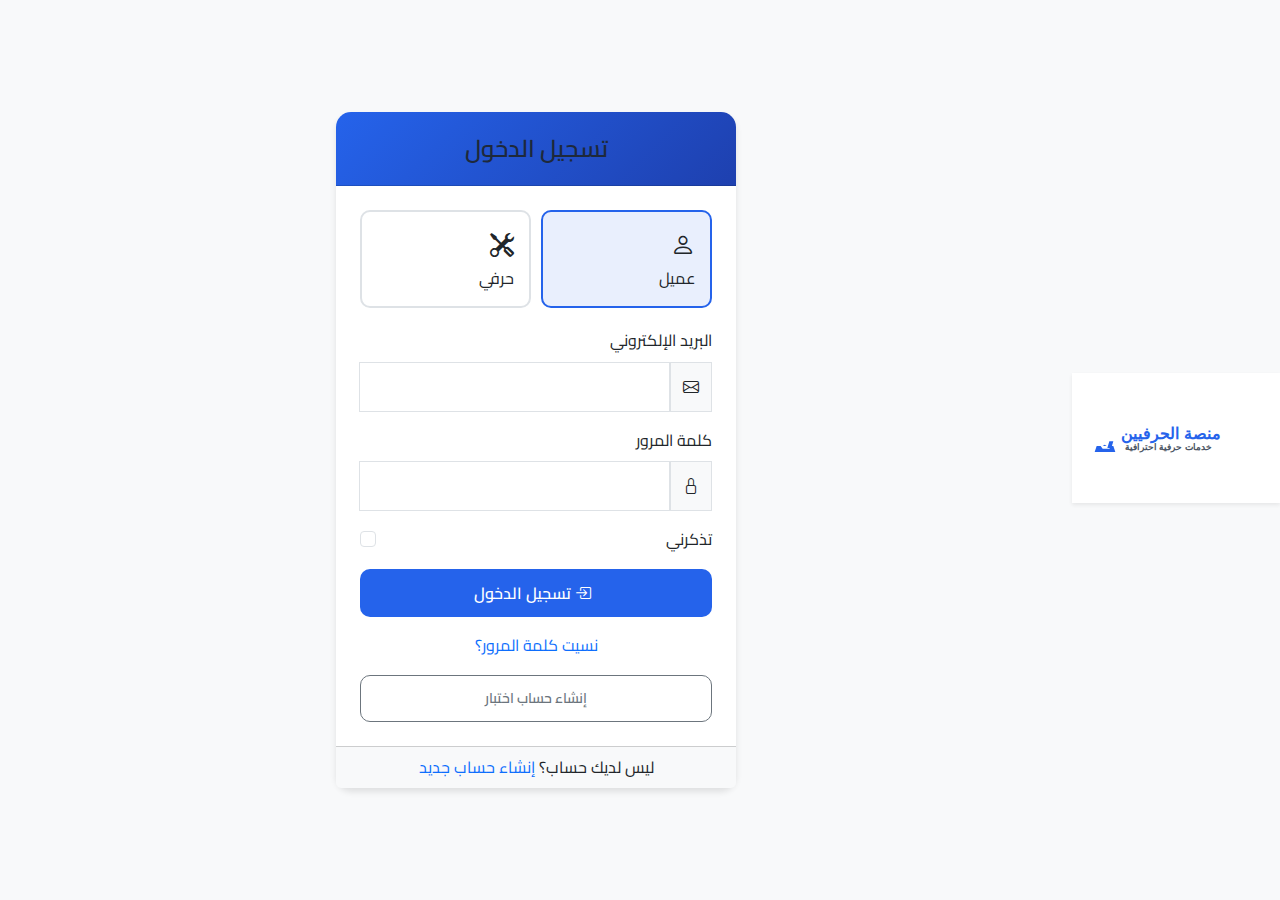
<file: frontend/booking.html>
<!DOCTYPE html>
<html lang="ar" dir="rtl">
<head>
    <meta charset="UTF-8">
    <meta name="viewport" content="width=device-width, initial-scale=1.0">
    <title>حجز موعد - منصة الحرفيين</title>
    <link href="https://cdn.jsdelivr.net/npm/bootstrap@5.3.3/dist/css/bootstrap.min.css" rel="stylesheet">
    <link href="https://fonts.googleapis.com/css2?family=Cairo:wght@400;500;600;700&display=swap" rel="stylesheet">
    <link rel="stylesheet" href="https://cdn.jsdelivr.net/npm/bootstrap-icons@1.11.3/font/bootstrap-icons.min.css">
    <link rel="stylesheet" href="css/styles.css">
    <style>
        body {
            font-family: 'Cairo', sans-serif;
            background-color: #f8f9fa;
        }
        .worker-image {
            width: 150px;
            height: 150px;
            object-fit: cover;
            border-radius: 50%;
            border: 3px solid #007bff;
            box-shadow: 0 4px 8px rgba(0,0,0,0.1);
            transition: transform 0.3s ease;
        }
        .worker-image:hover {
            transform: scale(1.05);
        }
        .worker-info {
            background-color: white;
            border-radius: 15px;
            padding: 20px;
            box-shadow: 0 4px 15px rgba(0,0,0,0.1);
            margin-bottom: 30px;
        }
        .booking-form {
            background-color: white;
            border-radius: 15px;
            padding: 30px;
            box-shadow: 0 4px 15px rgba(0,0,0,0.1);
        }
        .time-slot {
            border: 1px solid #dee2e6;
            border-radius: 8px;
            padding: 10px;
            margin: 5px;
            cursor: pointer;
            transition: all 0.3s ease;
        }
        .time-slot:hover {
            background-color: #f8f9fa;
        }
        .time-slot.selected {
            background-color: #007bff;
            color: white;
            border-color: #007bff;
        }
        .price-details {
            background-color: #f8f9fa;
            border-radius: 15px;
            padding: 20px;
            margin-top: 20px;
        }
        .btn-primary {
            background-color: #007bff;
            border: none;
            padding: 12px 30px;
            border-radius: 8px;
            font-weight: 600;
        }
        .btn-primary:hover {
            background-color: #0056b3;
            transform: translateY(-2px);
            box-shadow: 0 4px 8px rgba(0,0,0,0.2);
        }
        .rating {
            color: #ffc107;
            font-size: 1.2rem;
        }
        .reviews {
            color: #6c757d;
            font-size: 0.9rem;
        }
        .worker-name {
            font-size: 1.5rem;
            font-weight: 600;
            margin: 10px 0;
        }
        .worker-profession {
            color: #6c757d;
            font-size: 1.1rem;
        }
        .worker-description {
            color: #495057;
            line-height: 1.6;
            margin: 15px 0;
        }
        /* إضافة أنماط جديدة للنافذة المنبثقة */
        .modal-success {
            display: none;
            position: fixed;
            top: 0;
            left: 0;
            width: 100%;
            height: 100%;
            background-color: rgba(0,0,0,0.5);
            z-index: 1000;
        }
        .modal-content {
            position: absolute;
            top: 50%;
            left: 50%;
            transform: translate(-50%, -50%);
            background-color: white;
            padding: 30px;
            border-radius: 15px;
            text-align: center;
            box-shadow: 0 4px 20px rgba(0,0,0,0.2);
            max-width: 400px;
            width: 90%;
        }
        .success-icon {
            font-size: 4rem;
            color: #28a745;
            margin-bottom: 20px;
        }
        .success-message {
            font-size: 1.2rem;
            margin-bottom: 20px;
            color: #333;
        }
        .redirect-message {
            color: #6c757d;
            font-size: 0.9rem;
            margin-bottom: 20px;
        }
        .countdown {
            font-weight: bold;
            color: #007bff;
        }
        .gallery-modal-image {
            max-width: 100%;
            max-height: 80vh;
            object-fit: contain;
        }
        /* أنماط معرض الصور */
        .gallery-thumbnail {
            border-radius: 8px;
            overflow: hidden;
            cursor: pointer;
            height: 100px;
            transition: transform 0.3s ease;
        }
        .gallery-thumbnail:hover {
            transform: scale(1.05);
        }
        .gallery-thumbnail img {
            width: 100%;
            height: 100%;
            object-fit: cover;
        }
        /* أنماط وسائل الدفع */
        .payment-method-card,
        .payment-timing-option {
            cursor: pointer;
            transition: all 0.3s ease;
        }
        .payment-method-card .card,
        .payment-timing-option .card {
            border: 2px solid #dee2e6;
            border-radius: 10px;
            transition: all 0.2s ease;
        }
        .payment-method-card .card:hover,
        .payment-timing-option .card:hover {
            transform: translateY(-3px);
            box-shadow: 0 4px 8px rgba(0,0,0,0.1);
        }
        .payment-method-card.selected .card,
        .payment-timing-option.selected .card {
            border-color: #007bff;
            background-color: rgba(0, 123, 255, 0.05);
        }
        .payment-method-card img {
            object-fit: contain;
            max-width: 100%;
        }
    </style>
</head>
<body>
    <nav class="navbar navbar-expand-lg navbar-light bg-white shadow-sm">
        <div class="container">
            <a class="navbar-brand" href="index.html">
                <img src="images/logo.svg" alt="منصة الحرفيين" height="40">
            </a>
            <a href="#" id="backButton" class="btn btn-outline-primary">
                <i class="bi bi-arrow-right"></i> العودة للخلف
            </a>
        </div>
    </nav>

    <div class="container my-5">
        <div class="row">
            <!-- معلومات الحرفي -->
            <div class="col-md-4">
                <div class="worker-info text-center">
                    <img id="workerImage" src="" alt="صورة الحرفي" class="worker-image mb-3">
                    <h3 id="workerName" class="worker-name"></h3>
                    <p id="workerProfession" class="worker-profession"></p>
                    <div class="rating mb-2">
                        <i class="bi bi-star-fill"></i>
                        <span id="workerRating"></span>
                        <span class="reviews">(<span id="workerReviews"></span> تقييم)</span>
                    </div>
                    <p id="workerDescription" class="worker-description"></p>
                    <div class="price-details">
                        <h5>سعر الخدمة: <span id="workerPrice" class="text-primary"></span> ج.م</h5>
                    </div>
                    
                    <!-- معرض أعمال الحرفي -->
                    <div class="mt-4" id="workerGallerySection">
                        <h5>معرض الأعمال</h5>
                        <div id="workerGallery" class="row g-2 mt-2">
                            <!-- سيتم عرض معرض الصور هنا -->
                            <p class="text-muted text-center" id="noGalleryMessage">
                                لا توجد صور في معرض الأعمال
                            </p>
                        </div>
                    </div>
                </div>
            </div>

            <!-- نموذج الحجز -->
            <div class="col-md-8">
                <div class="booking-form">
                    <h3 class="mb-4">حجز موعد</h3>
                    <form id="bookingForm">
                        <div class="mb-3">
                            <label for="serviceType" class="form-label">نوع الخدمة</label>
                            <select class="form-select" id="serviceType" required>
                                <option value="">اختر نوع الخدمة</option>
                                <!-- سيتم إضافة أنواع الخدمات ديناميكياً حسب مهنة الحرفي -->
                            </select>
                        </div>

                        <div class="mb-3">
                            <label for="bookingDate" class="form-label">تاريخ الحجز</label>
                            <input type="date" class="form-control" id="bookingDate" required>
                        </div>

                        <div class="mb-3">
                            <label class="form-label">اختر الوقت</label>
                            <div class="row" id="timeSlots">
                                <!-- سيتم إضافة الأوقات ديناميكياً -->
                            </div>
                        </div>

                        <div class="mb-3">
                            <label for="clientName" class="form-label">اسم العميل</label>
                            <input type="text" class="form-control" id="clientName" required>
                        </div>

                        <div class="mb-3">
                            <label for="clientEmail" class="form-label">البريد الإلكتروني</label>
                            <input type="email" class="form-control" id="clientEmail" required>
                        </div>

                        <div class="mb-3">
                            <label for="clientPhone" class="form-label">رقم الهاتف</label>
                            <input type="tel" class="form-control" id="clientPhone" required>
                        </div>

                        <div class="mb-3">
                            <label for="address" class="form-label">عنوان العمل</label>
                            <textarea class="form-control" id="address" rows="3" required></textarea>
                        </div>

                        <div class="mb-3">
                            <label for="notes" class="form-label">ملاحظات إضافية</label>
                            <textarea class="form-control" id="notes" rows="3"></textarea>
                        </div>

                        <div class="price-details">
                            <h5>تفاصيل السعر</h5>
                            <div class="d-flex justify-content-between mb-2">
                                <span>سعر الخدمة:</span>
                                <span id="servicePrice">0 ج.م</span>
                            </div>
                            <div class="d-flex justify-content-between mb-2">
                                <span>رسوم الحجز:</span>
                                <span>50 ج.م</span>
                            </div>
                            <hr>
                            <div class="d-flex justify-content-between">
                                <span class="fw-bold">المجموع:</span>
                                <span id="totalPrice" class="fw-bold">0 ج.م</span>
                            </div>
                        </div>
                        
                        <!-- قسم وسائل الدفع -->
                        <div class="payment-section mt-4">
                            <h5 class="mb-3">اختر وسيلة الدفع</h5>
                            
                            <div class="payment-methods mb-4">
                                <div class="row g-2">
                                    <div class="col-6 col-md-3">
                                        <div class="payment-method-card" data-payment="cash">
                                            <div class="card h-100">
                                                <div class="card-body text-center p-2">
                                                    <div class="payment-logo payment-logo-cash"></div>
                                                    <p class="mb-0 small">الدفع نقداً</p>
                                                </div>
                                            </div>
                                        </div>
                                    </div>
                                    <div class="col-6 col-md-3">
                                        <div class="payment-method-card" data-payment="vodafone-cash">
                                            <div class="card h-100">
                                                <div class="card-body text-center p-2">
                                                    <div class="payment-logo payment-logo-vodafone"></div>
                                                    <p class="mb-0 small">فودافون كاش</p>
                                                </div>
                                            </div>
                                        </div>
                                    </div>
                                    <div class="col-6 col-md-3">
                                        <div class="payment-method-card" data-payment="instapay">
                                            <div class="card h-100">
                                                <div class="card-body text-center p-2">
                                                    <div class="payment-logo payment-logo-instapay"></div>
                                                    <p class="mb-0 small">انستا باي</p>
                                                </div>
                                            </div>
                                        </div>
                                    </div>
                                    <div class="col-6 col-md-3">
                                        <div class="payment-method-card" data-payment="fawry">
                                            <div class="card h-100">
                                                <div class="card-body text-center p-2">
                                                    <div class="payment-logo payment-logo-fawry"></div>
                                                    <p class="mb-0 small">فوري</p>
                                                </div>
                                            </div>
                                        </div>
                                    </div>
                                </div>
                            </div>
                            
                            <!-- حقول بيانات وسائل الدفع -->
                            <div id="payment-details-container" class="payment-details mb-4 d-none">
                                <!-- تفاصيل الدفع النقدي -->
                                <div id="cash-details" class="payment-method-details d-none">
                                    <div class="card border-primary">
                                        <div class="card-body">
                                            <h6 class="card-title text-primary mb-3">تفاصيل الدفع النقدي</h6>
                                            <div class="mb-3">
                                                <label for="cash-notes" class="form-label">ملاحظات إضافية للدفع</label>
                                                <textarea id="cash-notes" class="form-control" rows="2" placeholder="مثال: تحضير المبلغ بالضبط، توفير فكة معينة، إلخ..."></textarea>
                                            </div>
                                        </div>
                                    </div>
                                </div>

                                <!-- تفاصيل فودافون كاش -->
                                <div id="vodafone-cash-details" class="payment-method-details d-none">
                                    <div class="card border-primary">
                                        <div class="card-body">
                                            <h6 class="card-title text-primary mb-3">تفاصيل فودافون كاش</h6>
                                            <div class="mb-3">
                                                <label for="vodafone-number" class="form-label">رقم هاتف فودافون كاش <span class="text-danger">*</span></label>
                                                <input type="tel" id="vodafone-number" class="form-control" placeholder="أدخل رقم الهاتف المسجل بخدمة فودافون كاش">
                                                <div class="form-text">سيتم استخدام هذا الرقم لإتمام عملية الدفع</div>
                                            </div>
                                        </div>
                                    </div>
                                </div>

                                <!-- تفاصيل انستا باي -->
                                <div id="instapay-details" class="payment-method-details d-none">
                                    <div class="card border-primary">
                                        <div class="card-body">
                                            <h6 class="card-title text-primary mb-3">تفاصيل انستا باي</h6>
                                            <div class="mb-3">
                                                <label for="instapay-number" class="form-label">رقم الهاتف المسجل بانستا باي <span class="text-danger">*</span></label>
                                                <input type="tel" id="instapay-number" class="form-control" placeholder="أدخل رقم الهاتف">
                                            </div>
                                            <div class="mb-3">
                                                <label for="instapay-id" class="form-label">رقم التعريف الشخصي <span class="text-danger">*</span></label>
                                                <input type="text" id="instapay-id" class="form-control" placeholder="أدخل رقم التعريف الشخصي أو البريد الإلكتروني">
                                            </div>
                                        </div>
                                    </div>
                                </div>

                                <!-- تفاصيل فوري -->
                                <div id="fawry-details" class="payment-method-details d-none">
                                    <div class="card border-primary">
                                        <div class="card-body">
                                            <h6 class="card-title text-primary mb-3">تفاصيل فوري</h6>
                                            <div class="mb-3">
                                                <label for="fawry-phone" class="form-label">رقم الهاتف <span class="text-danger">*</span></label>
                                                <input type="tel" id="fawry-phone" class="form-control" placeholder="أدخل رقم الهاتف للدفع">
                                            </div>
                                            <div class="form-text mb-3">سيتم إرسال رمز الدفع إلى هذا الرقم</div>
                                        </div>
                                    </div>
                                </div>
                            </div>
                            
                            <div class="payment-timing mb-4">
                                <h5 class="mb-3">وقت الدفع</h5>
                                <div class="row g-2">
                                    <div class="col-6">
                                        <div class="payment-timing-option" data-timing="upfront">
                                            <div class="card h-100">
                                                <div class="card-body text-center p-3">
                                                    <i class="bi bi-cash-coin text-success display-6 mb-2"></i>
                                                    <h6 class="mb-0">دفع مقدم</h6>
                                                    <p class="small text-muted mb-0">دفع كامل المبلغ قبل الخدمة</p>
                                                </div>
                                            </div>
                                        </div>
                                    </div>
                                    <div class="col-6">
                                        <div class="payment-timing-option" data-timing="after">
                                            <div class="card h-100">
                                                <div class="card-body text-center p-3">
                                                    <i class="bi bi-clock-history text-primary display-6 mb-2"></i>
                                                    <h6 class="mb-0">دفع بعد الإنجاز</h6>
                                                    <p class="small text-muted mb-0">دفع بعد اكتمال الخدمة</p>
                                                </div>
                                            </div>
                                        </div>
                                    </div>
                                </div>
                            </div>
                        </div>

                        <button type="submit" class="btn btn-primary w-100 mt-4">
                            تأكيد الحجز
                        </button>
                    </form>
                </div>
            </div>
        </div>
    </div>

    <!-- نافذة نجاح الحجز -->
    <div class="modal-success" id="successModal">
        <div class="modal-content">
            <i class="bi bi-check-circle-fill success-icon"></i>
            <h3 class="success-message">تم تأكيد حجزك بنجاح!</h3>
            <p class="redirect-message">سيتم تحويلك إلى لوحة التحكم خلال <span class="countdown">5</span> ثوانٍ</p>
            <button class="btn btn-primary" onclick="redirectToDashboard()">الذهاب إلى لوحة التحكم الآن</button>
        </div>
    </div>

    <div id="confirmationMessage" class="alert alert-success d-none" role="alert">
      تم تأكيد الحجز بنجاح! سيتم توجيهك إلى الصفحة الرئيسية خلال <span id="countdown">5</span> ثوانٍ.
    </div>

    <script src="https://cdn.jsdelivr.net/npm/bootstrap@5.3.3/dist/js/bootstrap.bundle.min.js"></script>
    <script src="js/workers.js"></script>
    <script>
        document.addEventListener('DOMContentLoaded', function() {
            // إعداد زر العودة للخلف
            const backButton = document.getElementById('backButton');
            backButton.addEventListener('click', function(e) {
                e.preventDefault();
                
                // استعادة المعلومات من sessionStorage لاستخدامها في الرجوع
                const profession = sessionStorage.getItem('selectedProfession');
                const location = sessionStorage.getItem('selectedLocation');
                let budget = sessionStorage.getItem('selectedBudget');
                
                // إذا لم يتم العثور على الميزانية، استخدم قيمة افتراضية
                if (!budget) {
                    budget = 'all';
                }
                
                // إنشاء عنوان URL للعودة يحتوي على المعلومات المطلوبة
                let backUrl = 'workers-list.html';
                if (profession) {
                    backUrl += `?profession=${encodeURIComponent(profession)}`;
                    
                    if (budget) {
                        backUrl += `&budget=${budget}`;
                    }
                    
                    if (location) {
                        backUrl += `&location=${encodeURIComponent(location)}`;
                    }
                }
                
                // التوجه إلى الصفحة السابقة
                window.location.href = backUrl;
            });
            
            // التحقق من تسجيل الدخول
            const currentUser = JSON.parse(localStorage.getItem('currentUser'));
            if (!currentUser) {
                alert('يجب تسجيل الدخول أولاً لحجز موعد');
                window.location.href = 'login.html?redirect=booking';
                return;
            }

            const urlParams = new URLSearchParams(window.location.search);
            const workerId = urlParams.get('id');
            
            if (!workerId) {
                alert('لم يتم تحديد الحرفي بشكل صحيح');
                window.location.href = 'workers-list.html';
                return;
            }
            
            // محاولة الحصول على الحرفي باستخدام المعرف
            let worker;
            try {
                console.log('جاري البحث عن الحرفي بالمعرف:', workerId);
                
                // أولاً نحاول الحصول على الحرفي باستخدام المعرف كما هو
                worker = getWorkerById(workerId);
                
                // لتحسين التوافق مع الروابط، نجرب بعض الاحتمالات الإضافية
                if (!worker) {
                    console.log('تجربة معرفات بديلة للحرفي');
                    
                    // محاولة إزالة الـ prefix إذا كان موجوداً
                    if (typeof workerId === 'string' && workerId.includes('_')) {
                        const idParts = workerId.split('_');
                        const cleanId = idParts[idParts.length - 1];
                        console.log('محاولة معرف نظيف:', cleanId);
                        worker = getWorkerById(cleanId);
                    }
                    
                    // محاولة قراءة معرف من التخزين المؤقت للصفحة
                    if (!worker && sessionStorage.getItem('selectedWorkerId')) {
                        const cachedId = sessionStorage.getItem('selectedWorkerId');
                        console.log('استخدام معرف من التخزين المؤقت:', cachedId);
                        worker = getWorkerById(cachedId);
                    }
                    
                    // محاولة الوصول إلى قائمة الحرفيين ديناميكياً
                    if (!worker) {
                        const profession = sessionStorage.getItem('selectedProfession');
                        const location = sessionStorage.getItem('selectedLocation');
                        
                        if (profession) {
                            console.log('محاولة البحث بالمهنة:', profession);
                            const workers = getWorkersByProfession(profession);
                            
                            if (location && location !== 'كل المواقع') {
                                // البحث عن حرفي في موقع محدد
                                worker = workers.find(w => w.location === location);
                            } else if (workers.length > 0) {
                                // أخذ أول حرفي متاح
                                worker = workers[0];
                            }
                        }
                    }
                }
            } catch (error) {
                console.error('خطأ في الحصول على بيانات الحرفي:', error);
            }

            if (!worker) {
                console.error('لم يتم العثور على الحرفي، المعرف:', workerId);
                alert('لم يتم العثور على الحرفي المطلوب، سيتم توجيهك إلى صفحة قائمة الحرفيين');
                
                // قبل إعادة التوجيه، نحاول تخزين معلومات عن المشكلة
                const debugInfo = {
                    id: workerId,
                    date: new Date().toISOString(),
                    url: window.location.href
                };
                
                // تخزين معلومات التصحيح
                localStorage.setItem('lastWorkerLookupError', JSON.stringify(debugInfo));
                
                // إعادة التوجيه إلى قائمة الحرفيين
                setTimeout(() => {
                    window.location.href = 'workers-list.html';
                }, 100);
                return;
            }

            // تخزين المعرف في التخزين المؤقت للصفحة لتحسين الاستمرارية
            sessionStorage.setItem('selectedWorkerId', worker.id);
            if (worker.profession) {
                sessionStorage.setItem('selectedProfession', worker.profession);
            }
            if (worker.location) {
                sessionStorage.setItem('selectedLocation', worker.location);
            }
            
            // الحصول على الميزانية من العنوان URL إذا كانت متوفرة
            const budget = urlParams.get('budget');
            if (budget) {
                sessionStorage.setItem('selectedBudget', budget);
            }

            // عرض معلومات الحرفي
            document.getElementById('workerImage').src = worker.image;
           
            // إذا كان الحرفي مستخدم مسجل، تحقق من وجود صورة شخصية
            if (worker.isRegisteredUser) {
                const users = JSON.parse(localStorage.getItem('users') || '[]');
                const workerUser = users.find(user => user.id === worker.id && user.role === 'worker');
                if (workerUser && workerUser.profileImage) {
                    document.getElementById('workerImage').src = workerUser.profileImage;
                }
            }
           
            document.getElementById('workerName').textContent = worker.name;
            document.getElementById('workerProfession').textContent = worker.profession;
            document.getElementById('workerRating').textContent = worker.rating;
            document.getElementById('workerReviews').textContent = worker.reviews;
            document.getElementById('workerDescription').textContent = worker.description;
            document.getElementById('workerPrice').textContent = worker.price;
            document.getElementById('servicePrice').textContent = worker.price + ' ج.م';
            document.getElementById('totalPrice').textContent = (worker.price + 50) + ' ج.م';

            // إضافة أنواع الخدمات حسب المهنة
            updateServiceTypes(worker.profession);
            
            // تحميل ومعالجة معرض أعمال الحرفي
            loadWorkerGallery(workerId);
            
            // تعيين الحد الأدنى للتاريخ (اليوم)
            const today = new Date().toISOString().split('T')[0];
            document.getElementById('bookingDate').min = today;

            // إنشاء قائمة الأوقات
            const timeSlots = [
                '09:00 ص', '10:00 ص', '11:00 ص', '12:00 م',
                '01:00 م', '02:00 م', '03:00 م', '04:00 م',
                '05:00 م', '06:00 م', '07:00 م', '08:00 م'
            ];

            const timeSlotsContainer = document.getElementById('timeSlots');
            timeSlots.forEach(time => {
                const col = document.createElement('div');
                col.className = 'col-md-3 col-6 mb-2';
                col.innerHTML = `
                    <div class="time-slot text-center" data-time="${time}">
                        ${time}
                    </div>
                `;
                timeSlotsContainer.appendChild(col);
            });

            // إضافة حدث النقر على الأوقات
            document.querySelectorAll('.time-slot').forEach(slot => {
                slot.addEventListener('click', function() {
                    document.querySelectorAll('.time-slot').forEach(s => s.classList.remove('selected'));
                    this.classList.add('selected');
                });
            });

            // إضافة حدث النقر على وسائل الدفع
            document.querySelectorAll('.payment-method-card').forEach(method => {
                method.addEventListener('click', function() {
                    // إزالة التحديد السابق
                    document.querySelectorAll('.payment-method-card').forEach(m => m.classList.remove('selected'));
                    // تحديد الوسيلة المختارة
                    this.classList.add('selected');
                    
                    // عرض حقول التفاصيل المناسبة
                    showPaymentDetails(this.dataset.payment);
                });
            });

            // وظيفة لعرض حقول تفاصيل وسيلة الدفع المحددة
            function showPaymentDetails(paymentMethod) {
                // إخفاء جميع حقول التفاصيل
                document.querySelectorAll('.payment-method-details').forEach(details => {
                    details.classList.add('d-none');
                });
                
                // عرض حاوية تفاصيل الدفع
                const detailsContainer = document.getElementById('payment-details-container');
                detailsContainer.classList.remove('d-none');
                
                // عرض التفاصيل المناسبة حسب وسيلة الدفع
                const detailsElement = document.getElementById(`${paymentMethod}-details`);
                if (detailsElement) {
                    detailsElement.classList.remove('d-none');
                }
                
                // تفعيل أو تعطيل الحقول المطلوبة حسب وسيلة الدفع
                updateRequiredPaymentFields(paymentMethod);
            }
            
            // تحديث الحقول المطلوبة حسب وسيلة الدفع
            function updateRequiredPaymentFields(paymentMethod) {
                // إزالة خاصية "required" من جميع حقول الدفع
                ['vodafone-number', 'instapay-number', 'instapay-id', 'fawry-phone'].forEach(id => {
                    const field = document.getElementById(id);
                    if (field) {
                        field.removeAttribute('required');
                    }
                });
                
                // إضافة خاصية "required" للحقول المطلوبة حسب وسيلة الدفع
                switch(paymentMethod) {
                    case 'vodafone-cash':
                        document.getElementById('vodafone-number').setAttribute('required', 'required');
                        break;
                    case 'instapay':
                        document.getElementById('instapay-number').setAttribute('required', 'required');
                        document.getElementById('instapay-id').setAttribute('required', 'required');
                        break;
                    case 'fawry':
                        document.getElementById('fawry-phone').setAttribute('required', 'required');
                        break;
                }
            }

            // إضافة حدث النقر على وقت الدفع
            document.querySelectorAll('.payment-timing-option').forEach(timing => {
                timing.addEventListener('click', function() {
                    document.querySelectorAll('.payment-timing-option').forEach(t => t.classList.remove('selected'));
                    this.classList.add('selected');
                });
            });

            // معالجة نموذج الحجز
            document.getElementById('bookingForm').addEventListener('submit', function(e) {
                e.preventDefault();
                
                const selectedTime = document.querySelector('.time-slot.selected');
                if (!selectedTime) {
                    alert('الرجاء اختيار وقت الحجز');
                    return;
                }

                // Capture client details from the form
                const clientName = document.getElementById('clientName').value;
                const clientEmail = document.getElementById('clientEmail').value;
                const clientPhone = document.getElementById('clientPhone').value;

                // Ensure client details are available
                if (!clientName || !clientEmail || !clientPhone) {
                    alert('الرجاء ملء جميع بيانات العميل');
                    return;
                }

                // إنشاء معرف فريد للحجز
                const bookingId = 'booking_' + Date.now();

                // جمع البيانات وحفظها في التخزين المحلي
                const bookingData = {
                    id: bookingId,
                    workerId: worker.id,
                    workerName: worker.name,
                    workerProfession: worker.profession,
                    date: document.getElementById('bookingDate').value,
                    time: selectedTime.dataset.time,
                    address: document.getElementById('address').value,
                    serviceType: document.getElementById('serviceType').value,
                    serviceDetails: document.getElementById('notes').value,
                    clientName: clientName,
                    clientEmail: clientEmail,
                    clientPhone: clientPhone,
                    price: worker.price,
                    totalPrice: worker.price + 50,
                    status: 'معلق',
                    bookingDate: new Date().toISOString(),
                    paymentMethod: document.querySelector('.payment-method-card.selected')?.dataset.payment || 'cash',
                    paymentTiming: document.querySelector('.payment-timing-option.selected')?.dataset.timing || 'after',
                    paymentDetails: getPaymentDetails()
                };

                console.log('تم إنشاء بيانات الحجز:', bookingData);

                // حفظ بيانات الحجز في localStorage
                let bookings = JSON.parse(localStorage.getItem('bookings') || '[]');
                bookings.push(bookingData);
                localStorage.setItem('bookings', JSON.stringify(bookings));

                // حفظ تفاصيل الحجز كحجز أخير
                localStorage.setItem('lastBooking', JSON.stringify(bookingData));
                console.log('تم حفظ الحجز الأخير:', JSON.stringify(bookingData));

                // عرض نافذة النجاح
                showSuccessModal();
            });
        });

        // عرض نافذة النجاح
        function showSuccessModal() {
            const modal = document.getElementById('successModal');
            modal.style.display = 'block';

            let countdown = 5;
            const countdownElement = document.querySelector('.countdown');
            
            const timer = setInterval(() => {
                countdown--;
                countdownElement.textContent = countdown;
                
                if (countdown <= 0) {
                    clearInterval(timer);
                    redirectToDashboard();
                }
            }, 1000);
        }

        // إعادة التوجيه إلى لوحة التحكم
        function redirectToDashboard() {
            console.log('جاري التوجيه إلى لوحة التحكم...');
            // تأخير ملي ثانية لضمان حفظ البيانات قبل التوجيه
            setTimeout(() => {
                window.location.href = 'dashboard.html';
            }, 100);
        }

        // إضافة أنواع الخدمات حسب المهنة
        function updateServiceTypes(profession) {
            const serviceTypeSelect = document.getElementById('serviceType');
            serviceTypeSelect.innerHTML = '<option value="">اختر نوع الخدمة</option>';
            
            // تعريف قائمة الخدمات حسب المهنة
            const servicesByProfession = {
                'نجار': ['تركيب أثاث', 'صيانة أثاث', 'صناعة أثاث حسب الطلب', 'تركيب أبواب ونوافذ', 'تركيب أرضيات خشبية', 'إصلاح أضرار الخشب'],
                'سباك': ['إصلاح تسربات', 'تركيب حنفيات وخلاطات', 'تركيب أدوات صحية', 'صيانة شبكات المياه', 'إصلاح مضخات المياه', 'تركيب سخانات المياه'],
                'كهربائي': ['تركيب إنارة', 'صيانة دوائر كهربائية', 'تركيب مفاتيح وبرايز', 'إصلاح أعطال كهربائية', 'تركيب أنظمة أمان', 'توصيل وصيانة أجهزة كهربائية'],
                'بناء': ['بناء جدران', 'ترميم وإصلاح', 'أعمال اللياسة والطينة', 'تركيب أحجار ديكور', 'تشطيبات داخلية', 'تبليط'],
                'دهان': ['دهان داخلي', 'دهان خارجي', 'دهان أثاث', 'ورق جدران', 'دهان ديكوري', 'إزالة دهان قديم'],
                'حداد': ['تصنيع أبواب حديد', 'تصنيع نوافذ حديد', 'تصنيع هياكل معدنية', 'تصنيع درابزين وسلالم', 'إصلاح وصيانة أعمال حديد', 'تركيب حماية للنوافذ والشرفات'],
                'ميكانيكي': ['صيانة محركات', 'إصلاح أنظمة التبريد', 'إصلاح فرامل', 'تغيير زيت ومرشحات', 'إصلاح أنظمة التعليق', 'تشخيص أعطال إلكترونية'],
                'فني تكييف': ['تركيب مكيفات', 'صيانة مكيفات', 'إصلاح أعطال التبريد', 'تعبئة غاز التبريد', 'تنظيف وحدات التكييف', 'تركيب قطع غيار'],
                'فني أجهزة منزلية': ['إصلاح غسالات', 'إصلاح ثلاجات', 'إصلاح أفران', 'إصلاح مكيفات', 'إصلاح سخانات', 'إصلاح أجهزة صغيرة'],
                'مبلط': ['تركيب بلاط', 'تركيب سيراميك', 'تركيب رخام', 'تركيب جرانيت', 'تجديد فواصل البلاط', 'إزالة بلاط قديم']
            };
            
            // الخدمات الافتراضية إذا لم تكن المهنة في القائمة
            const defaultServices = ['تركيب', 'صيانة', 'إصلاح', 'استشارة'];
            
            // تحديد الخدمات المناسبة
            const services = servicesByProfession[profession] || defaultServices;
            
            // إضافة الخدمات إلى القائمة المنسدلة
            services.forEach(service => {
                const option = document.createElement('option');
                option.value = service;
                option.textContent = service;
                serviceTypeSelect.appendChild(option);
            });
        }

        // تحميل معرض أعمال الحرفي
        function loadWorkerGallery(workerId) {
            const workerGallery = document.getElementById('workerGallery');
            const noGalleryMessage = document.getElementById('noGalleryMessage');
            
            // البحث عن الحرفي في قائمة المستخدمين
            const users = JSON.parse(localStorage.getItem('users') || '[]');
            const workerUser = users.find(user => user.id === workerId || user.id === 'user_' + workerId);
            
            // عرض رسالة إذا لم نجد الحرفي أو لم يكن لديه معرض
            if (!workerUser || !workerUser.gallery || workerUser.gallery.length === 0) {
                workerGallery.innerHTML = '';
                noGalleryMessage.style.display = 'block';
                return;
            }
            
            // إخفاء رسالة عدم وجود صور
            noGalleryMessage.style.display = 'none';
            workerGallery.innerHTML = '';
            
            // عرض صور الحرفي
            workerUser.gallery.forEach(imageData => {
                const col = document.createElement('div');
                col.className = 'col-4 col-md-3 mb-2';
                col.innerHTML = `
                    <div class="gallery-thumbnail" data-img="${imageData}">
                        <img src="${imageData}" alt="صورة من معرض الأعمال" class="img-fluid">
                    </div>
                `;
                workerGallery.appendChild(col);
            });
            
            // إضافة وظيفة تكبير الصورة عند النقر عليها
            document.querySelectorAll('.gallery-thumbnail').forEach(item => {
                item.addEventListener('click', function() {
                    const imageSrc = this.getAttribute('data-img');
                    showGalleryImageInModal(imageSrc);
                });
            });
        }
        
        // عرض صورة المعرض في نافذة منبثقة
        function showGalleryImageInModal(src) {
            // التحقق من وجود modal في الصفحة
            if (!document.getElementById('galleryModal')) {
                const modalHTML = `
                    <div class="modal fade" id="galleryModal" tabindex="-1" aria-hidden="true">
                        <div class="modal-dialog modal-lg modal-dialog-centered">
                            <div class="modal-content">
                                <div class="modal-header">
                                    <h5 class="modal-title">معرض الأعمال</h5>
                                    <button type="button" class="btn-close" data-bs-dismiss="modal" aria-label="Close"></button>
                                </div>
                                <div class="modal-body text-center">
                                    <img id="galleryModalImage" src="" alt="صورة العمل" style="max-width: 100%; max-height: 80vh;">
                                </div>
                            </div>
                        </div>
                    </div>
                `;
                document.body.insertAdjacentHTML('beforeend', modalHTML);
            }
            
            // تعيين مصدر الصورة وعرض النافذة المنبثقة
            document.getElementById('galleryModalImage').src = src;
            const galleryModal = new bootstrap.Modal(document.getElementById('galleryModal'));
            galleryModal.show();
        }

        // جمع بيانات تفاصيل الدفع
        function getPaymentDetails() {
            const paymentMethod = document.querySelector('.payment-method-card.selected')?.dataset.payment || 'cash';
            let details = {};
            
            switch(paymentMethod) {
                case 'cash':
                    details = {
                        notes: document.getElementById('cash-notes')?.value || ''
                    };
                    break;
                case 'vodafone-cash':
                    details = {
                        phoneNumber: document.getElementById('vodafone-number')?.value || ''
                    };
                    break;
                case 'instapay':
                    details = {
                        phoneNumber: document.getElementById('instapay-number')?.value || '',
                        personalId: document.getElementById('instapay-id')?.value || ''
                    };
                    break;
                case 'fawry':
                    details = {
                        phoneNumber: document.getElementById('fawry-phone')?.value || ''
                    };
                    break;
            }
            
            return details;
        }
    </script>
</body>
</html>
</file>
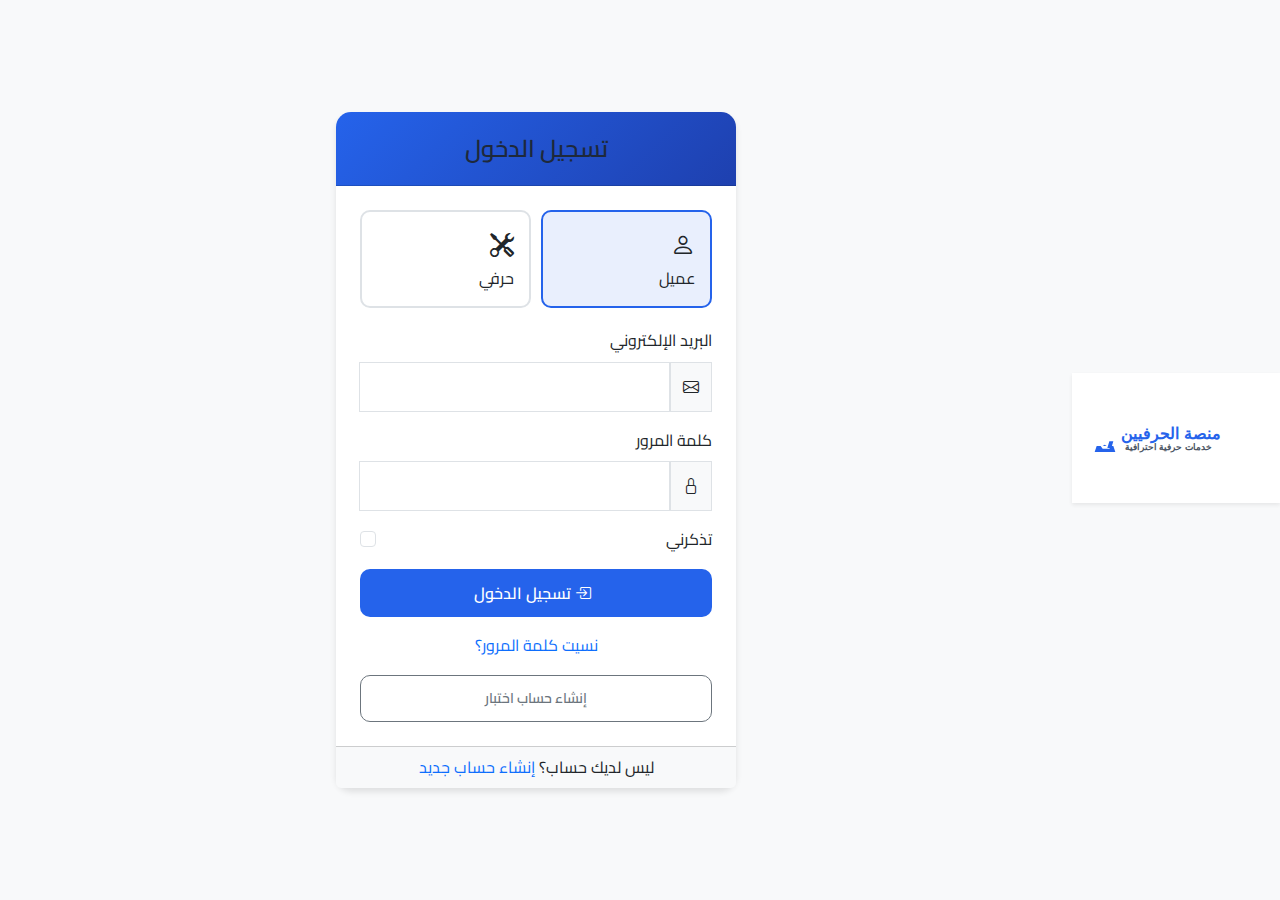
<file: frontend/dashboard.html>
﻿<!DOCTYPE html>
<html lang="ar" dir="rtl">
<head>
    <meta charset="UTF-8">
    <meta name="viewport" content="width=device-width, initial-scale=1.0">
    <title>لوحة التحكم - منصة الحرفيين</title>
    <link href="https://cdn.jsdelivr.net/npm/bootstrap@5.3.3/dist/css/bootstrap.min.css" rel="stylesheet">
    <link href="https://fonts.googleapis.com/css2?family=Cairo:wght@400;500;600;700&display=swap" rel="stylesheet">
    <link rel="stylesheet" href="https://cdn.jsdelivr.net/npm/bootstrap-icons@1.11.3/font/bootstrap-icons.min.css">
    <style>
        body {
            font-family: 'Cairo', sans-serif;
            background-color: #f8f9fa;
        }
        .dashboard-container {
            max-width: 1200px;
            margin: 0 auto;
            padding: 20px;
        }
        .card {
            border-radius: 15px;
            box-shadow: 0 4px 6px rgba(0,0,0,0.1);
            margin-bottom: 20px;
        }
        .card-header {
            background: linear-gradient(135deg, #2563eb 0%, #1e40af 100%);
            color: white;
            border-radius: 15px 15px 0 0 !important;
            padding: 15px 20px;
        }
        .btn-primary {
            background: #2563eb;
            border: none;
            border-radius: 10px;
            padding: 10px 20px;
        }
        .btn-primary:hover {
            background: #1e40af;
        }
        .booking-card {
            border: 1px solid #dee2e6;
            border-radius: 10px;
            padding: 15px;
            margin-bottom: 15px;
            transition: all 0.3s ease;
            position: relative;
        }
        .booking-card.border-primary {
            border-color: #2563eb;
            box-shadow: 0 0 10px rgba(37, 99, 235, 0.2);
        }
        .booking-status {
            padding: 5px 15px;
            border-radius: 20px;
            font-size: 0.9rem;
            font-weight: 600;
        }
        .status-pending {
            background-color: #fff3cd;
            color: #856404;
        }
        .status-confirmed {
            background-color: #d4edda;
            color: #155724;
        }
        .status-completed {
            background-color: #cce5ff;
            color: #004085;
        }
        .cancel-btn {
            transition: all 0.2s ease;
        }
        .cancel-btn:hover {
            background-color: #dc3545;
            color: white;
        }
        .rating {
            direction: ltr;
            display: inline-block;
            unicode-bidi: bidi-override;
        }
        .rating input {
            display: none;
        }
        .rating label {
            float: right;
            cursor: pointer;
            color: #ccc;
            font-size: 2rem;
            margin: 0 2px;
            transition: all 0.2s;
        }
        .rating label:before {
            content: '★';
        }
        .rating input:checked ~ label,
        .rating:not(:checked) label:hover,
        .rating:not(:checked) label:hover ~ label {
            color: #ffc107;
        }
        .rating input:checked ~ label:hover,
        .rating input:checked ~ label:hover ~ label {
            color: #ffdb70;
        }
        .rating-container {
            background-color: #f8f9fa;
            border-radius: 8px;
            padding: 15px;
            margin-top: 10px;
        }
        .worker-rated {
            color: #28a745;
            font-size: 0.9rem;
            margin-top: 5px;
        }
        /* أنماط نظام المحادثات */
        .chat-button {
            margin-top: 10px;
            display: block;
            width: 100%;
            text-align: center;
        }
        .chat-container {
            max-height: 400px;
            overflow-y: auto;
            padding: 1rem;
            background-color: #f8f9fa;
            border-radius: 0.5rem;
        }
        .chat-header {
            background-color: #f8f9fa;
            padding: 10px 15px;
            border-bottom: 1px solid #dee2e6;
            display: flex;
            justify-content: space-between;
            align-items: center;
        }
        .chat-messages {
            height: 250px;
            overflow-y: auto;
            padding: 15px;
            background-color: #ffffff;
        }
        .chat-input {
            display: flex;
            gap: 0.5rem;
            padding: 1rem;
            background-color: #fff;
            border-top: 1px solid #dee2e6;
        }
        .chat-input input {
            flex: 1;
            padding: 0.5rem;
            border: 1px solid #dee2e6;
            border-radius: 0.25rem;
        }
        .chat-input button {
            padding: 0.5rem 1rem;
        }
        .chat-message {
            margin-bottom: 1rem;
            max-width: 80%;
            clear: both;
        }
        .worker-message {
            float: left;
            margin-right: 20%;
        }
        .client-message {
            float: right;
            margin-left: 20%;
        }
        .message-content {
            padding: 0.75rem 1rem;
            border-radius: 1rem;
            word-wrap: break-word;
        }
        .worker-message .message-content {
            background-color: #e9ecef;
            color: #212529;
            border-top-left-radius: 0.25rem;
        }
        .client-message .message-content {
            background-color: #007bff;
            color: white;
            border-top-right-radius: 0.25rem;
        }
        .message-meta {
            font-size: 0.75rem;
            margin-top: 0.25rem;
            text-align: right;
        }
        .worker-message .message-meta {
            text-align: left;
        }
        /* أضف هذه الأنماط للإشعارات */
        .notification-item {
            padding: 10px 15px;
            border-bottom: 1px solid #f1f1f1;
            transition: all 0.2s ease;
        }
        .notification-item:hover {
            background-color: #f8f9fa;
        }
        .notification-item.unread {
            background-color: #e8f4ff;
        }
        .notification-item .notification-title {
            font-weight: 600;
            margin-bottom: 3px;
        }
        .notification-item .notification-time {
            font-size: 0.75rem;
            color: #6c757d;
        }
        .notification-content {
            font-size: 0.85rem;
            color: #212529;
            margin-bottom: 2px;
        }
    </style>
</head>
<body>
    <nav class="navbar navbar-expand-lg navbar-light bg-white shadow-sm">
        <div class="container">
            <a class="navbar-brand" href="index.html">
                <img src="images/logo.svg" alt="منصة الحرفيين" height="40">
            </a>
            <div class="d-flex align-items-center">
                <!-- إضافة زر الإشعارات -->
                <div class="dropdown me-2 position-relative">
                    <button class="btn btn-outline-primary position-relative" type="button" id="notificationsDropdown" data-bs-toggle="dropdown" aria-expanded="false">
                        <i class="bi bi-bell"></i>
                        <span id="notificationBadge" class="position-absolute top-0 start-100 translate-middle badge rounded-pill bg-danger d-none">
                            0
                        </span>
                    </button>
                    <ul class="dropdown-menu dropdown-menu-end notification-menu" aria-labelledby="notificationsDropdown" style="width: 300px; max-height: 400px; overflow-y: auto;">
                        <li>
                            <h6 class="dropdown-header">الإشعارات</h6>
                        </li>
                        <div id="notificationsList">
                            <li><span class="dropdown-item text-center text-muted">لا توجد إشعارات جديدة</span></li>
                        </div>
                        <li><hr class="dropdown-divider"></li>
                        <li><button class="dropdown-item text-center" onclick="markAllRead()">تعيين الكل كمقروء</button></li>
                    </ul>
                </div>
                <a href="service-selection.html" class="btn btn-primary me-2">
                    <i class="bi bi-plus-circle"></i> طلب خدمة جديدة
                </a>
                <a href="profile.html" class="btn btn-outline-primary me-2">
                    <i class="bi bi-person"></i> الملف الشخصي
                </a>
                <button class="btn btn-outline-danger" onclick="logout()">
                    <i class="bi bi-box-arrow-right"></i> تسجيل الخروج
                </button>
            </div>
        </div>
    </nav>

    <div class="dashboard-container">
        <div class="row">
            <div class="col-md-8">
                <div class="card">
                    <div class="card-header">
                        <h5 class="mb-0">حجوزاتي</h5>
                    </div>
                    <div class="card-body">
                        <div id="bookingsList">
                            <!-- سيتم عرض الحجوزات هنا -->
                        </div>
                    </div>
                </div>
            </div>
            <div class="col-md-4">
                <div class="card">
                    <div class="card-header">
                        <h5 class="mb-0">ملخص الحساب</h5>
                    </div>
                    <div class="card-body">
                        <div id="userInfo">
                            <!-- سيتم عرض معلومات المستخدم هنا -->
                        </div>
                    </div>
                </div>
            </div>
        </div>
    </div>

    <script src="https://cdn.jsdelivr.net/npm/bootstrap@5.3.3/dist/js/bootstrap.bundle.min.js"></script>
    <script>
        document.addEventListener('DOMContentLoaded', function() {
            // التحقق من تسجيل الدخول
            const currentUser = JSON.parse(localStorage.getItem('currentUser'));
            if (!currentUser) {
                window.location.href = 'login.html';
                return;
            }

            // عرض معلومات المستخدم
            document.getElementById('userInfo').innerHTML = `
                <div class="mb-3">
                    <h6>الاسم</h6>
                    <p>${currentUser.name}</p>
                </div>
                <div class="mb-3">
                    <h6>البريد الإلكتروني</h6>
                    <p>${currentUser.email}</p>
                </div>
                <div class="mb-3">
                    <h6>رقم الهاتف</h6>
                    <p>${currentUser.phone}</p>
                </div>
            `;

            // عرض الحجوزات
            displayBookings();
            
            // تهيئة مصفوفات المحادثات والرسائل في localStorage إذا لم تكن موجودة
            if (!localStorage.getItem('chats')) {
                localStorage.setItem('chats', JSON.stringify([]));
            }
            if (!localStorage.getItem('messages')) {
                localStorage.setItem('messages', JSON.stringify([]));
            }
            if (!localStorage.getItem('notifications')) {
                localStorage.setItem('notifications', JSON.stringify([]));
            }

            // تحميل الإشعارات
            loadNotifications();
            
            // تهيئة فحص الإشعارات كل 30 ثانية
            setInterval(checkNewNotifications, 30000);
        });

        function displayBookings() {
            const bookingsList = document.getElementById('bookingsList');
            
            try {
                const bookings = JSON.parse(localStorage.getItem('bookings') || '[]');
                const currentUser = JSON.parse(localStorage.getItem('currentUser') || '{}');
                const lastBooking = JSON.parse(localStorage.getItem('lastBooking') || 'null');

                console.log('جميع الحجوزات:', bookings);
                console.log('المستخدم الحالي:', currentUser);

                // تصفية الحجوزات الخاصة بالمستخدم الحالي باستخدام البريد الإلكتروني أو اسم العميل أو رقم الهاتف
                const userBookings = bookings.filter(booking => {
                    return (booking.clientEmail && booking.clientEmail === currentUser.email) || 
                           (booking.clientName && booking.clientName === currentUser.name) ||
                           (booking.clientPhone && booking.clientPhone === currentUser.phone);
                });

                console.log('حجوزات المستخدم:', userBookings);

                if (userBookings.length === 0) {
                    bookingsList.innerHTML = `
                        <div class="text-center py-4">
                            <i class="bi bi-calendar-x" style="font-size: 3rem; color: #6c757d;"></i>
                            <h5 class="mt-3">لا توجد حجوزات</h5>
                            <p class="text-muted">لم تقم بأي حجز حتى الآن</p>
                            <a href="service-selection.html" class="btn btn-primary">
                                <i class="bi bi-plus-circle"></i> طلب خدمة جديدة
                            </a>
                        </div>
                    `;
                    return;
                }

                // ترتيب الحجوزات من الأحدث إلى الأقدم
                userBookings.sort((a, b) => {
                    // التعامل مع حالة عدم وجود تاريخ الحجز
                    const dateA = a.bookingDate ? new Date(a.bookingDate) : new Date(0);
                    const dateB = b.bookingDate ? new Date(b.bookingDate) : new Date(0);
                    return dateB - dateA;
                });

                // تحديد الحجز الأخير
                const isNewBooking = (booking) => {
                    if (!lastBooking || !booking.id) return false;
                    return booking.id === lastBooking.id;
                };

                bookingsList.innerHTML = userBookings.map(booking => {
                    const isLatest = isNewBooking(booking);
                    const bookingStatus = booking.status || 'pending';
                    const hasChat = bookingStatus === 'تم التأكيد' || bookingStatus === 'confirmed' || bookingStatus === 'pending' || bookingStatus === 'معلق';
                    
                    // تهيئة محادثة جديدة إذا كان الحجز مؤكداً ولا توجد محادثة
                    if (hasChat) {
                        initChat(booking.id, currentUser.id, booking.workerId, booking.workerName);
                    }
                    
                    return `
                        <div class="booking-card ${isLatest ? 'border-primary' : ''}">
                            ${isLatest ? '<div class="alert alert-success mb-3">تم تأكيد الحجز بنجاح!</div>' : ''}
                            <div class="d-flex justify-content-between align-items-center mb-3">
                                <h6 class="mb-0">${booking.workerName || 'حرفي'} - ${booking.workerProfession || 'غير محدد'}</h6>
                                <span class="booking-status status-${getStatusClass(booking.status || 'معلق')}">
                                    ${booking.status || 'معلق'}
                                </span>
                            </div>
                            <div class="mb-2">
                                <small class="text-muted">التاريخ:</small>
                                <p class="mb-0">${formatDate(booking.date || new Date())}</p>
                            </div>
                            <div class="mb-2">
                                <small class="text-muted">الوقت:</small>
                                <p class="mb-0">${booking.time || 'غير محدد'}</p>
                            </div>
                            <div class="mb-2">
                                <small class="text-muted">نوع الخدمة:</small>
                                <p class="mb-0">${booking.serviceType || 'غير محدد'}</p>
                            </div>
                            <div class="mb-2">
                                <small class="text-muted">العنوان:</small>
                                <p class="mb-0">${booking.address || 'غير محدد'}</p>
                            </div>
                            <div class="d-flex justify-content-between align-items-center">
                                <span class="fw-bold">${booking.totalPrice || booking.price || 0} ج.م</span>
                                ${booking.status !== 'مكتمل' ? `
                                <button class="btn btn-sm btn-outline-danger cancel-btn" onclick="cancelBooking('${booking.id || ''}')">
                                    <i class="bi bi-x-circle"></i> إلغاء الحجز
                                </button>` : `
                                ${booking.rated ? `
                                <div class="worker-rated">
                                    <i class="bi bi-check-circle-fill"></i> تم التقييم (${booking.rating}/5)
                                </div>
                                ` : `
                                <button class="btn btn-sm btn-outline-primary" onclick="showRatingForm('${booking.id || ''}', '${booking.workerId || ''}', '${booking.workerName || 'حرفي'}')">
                                    <i class="bi bi-star-fill"></i> تقييم الخدمة
                                </button>
                                `}`}
                            </div>
                            ${booking.status === 'مكتمل' && booking.rated ? `
                            <div class="mt-2">
                                <small class="text-muted">تقييمك:</small>
                                <div>
                                    ${getRatingStars(booking.rating)}
                                </div>
                            </div>
                            ` : ''}
                            
                            ${hasChat ? `
                            <!-- زر المحادثة وواجهة المحادثة -->
                            <button class="btn btn-sm btn-outline-primary chat-button" onclick="toggleChat('chat-${booking.id}')">
                                <i class="bi bi-chat-dots"></i> المحادثة مع الحرفي
                            </button>
                            
                            <div id="chat-${booking.id}" class="chat-container">
                                <div class="chat-header">
                                    <span>محادثة مع ${booking.workerName || 'الحرفي'}</span>
                                    <button class="btn btn-sm btn-light" onclick="toggleChat('chat-${booking.id}')">
                                        <i class="bi bi-x"></i>
                                    </button>
                                </div>
                                <div id="messages-${booking.id}" class="chat-messages">
                                    <!-- سيتم عرض الرسائل هنا -->
                                </div>
                                <div class="chat-input">
                                    <input type="text" id="message-input-${booking.id}" placeholder="اكتب رسالتك هنا..." onkeypress="handleChatKeyPress(event, '${booking.id}', '${booking.workerId}')">
                                    <button class="btn btn-primary" onclick="sendMessage('${booking.id}', '${booking.workerId}')">
                                        <i class="bi bi-send"></i>
                                    </button>
                                </div>
                            </div>
                            ` : ''}
                        </div>
                    `;
                }).join('');

                // إضافة نموذج التقييم (مخفي بشكل افتراضي)
                bookingsList.innerHTML += `
                    <div class="modal fade" id="ratingModal" tabindex="-1" aria-hidden="true">
                        <div class="modal-dialog modal-dialog-centered">
                            <div class="modal-content">
                                <div class="modal-header">
                                    <h5 class="modal-title">تقييم الخدمة</h5>
                                    <button type="button" class="btn-close" data-bs-dismiss="modal" aria-label="Close"></button>
                                </div>
                                <div class="modal-body">
                                    <p id="ratingWorkerName" class="mb-3"></p>
                                    <div class="text-center mb-3">
                                        <div class="rating">
                                            <input type="radio" id="star5" name="rating" value="5">
                                            <label for="star5" onclick="selectRating(5)"></label>
                                            <input type="radio" id="star4" name="rating" value="4">
                                            <label for="star4" onclick="selectRating(4)"></label>
                                            <input type="radio" id="star3" name="rating" value="3">
                                            <label for="star3" onclick="selectRating(3)"></label>
                                            <input type="radio" id="star2" name="rating" value="2">
                                            <label for="star2" onclick="selectRating(2)"></label>
                                            <input type="radio" id="star1" name="rating" value="1">
                                            <label for="star1" onclick="selectRating(1)"></label>
                                        </div>
                                    </div>
                                    <div class="mb-3">
                                        <label for="ratingComment" class="form-label">تعليق (اختياري)</label>
                                        <textarea class="form-control" id="ratingComment" rows="3" placeholder="اكتب تعليقك هنا..."></textarea>
                                    </div>
                                </div>
                                <div class="modal-footer">
                                    <button type="button" class="btn btn-secondary" data-bs-dismiss="modal">إلغاء</button>
                                    <button type="button" class="btn btn-primary" id="submitRating">إرسال التقييم</button>
                                </div>
                            </div>
                        </div>
                    </div>
                `;

                // إزالة بيانات الحجز الأخير بعد عرضه
                if (lastBooking) {
                    localStorage.removeItem('lastBooking');
                }
                
                // تحديث المحادثات بعد عرض الحجوزات
                userBookings.forEach(booking => {
                    const bookingStatus = booking.status || 'pending';
                    const hasChat = bookingStatus === 'تم التأكيد' || bookingStatus === 'confirmed' || bookingStatus === 'pending' || bookingStatus === 'معلق';
                    
                    if (hasChat) {
                        loadMessages(booking.id);
                    }
                });
            } catch (error) {
                console.error('خطأ في عرض الحجوزات:', error);
                bookingsList.innerHTML = `
                    <div class="alert alert-danger">
                        حدث خطأ أثناء تحميل الحجوزات. يرجى تحديث الصفحة.
                    </div>
                `;
            }
        }

        // وظائف نظام المحادثات

        // تهيئة محادثة جديدة إذا لم تكن موجودة
        function initChat(bookingId, workerId, clientId, workerName) {
            const chats = JSON.parse(localStorage.getItem('chats') || '[]');
            const existingChat = chats.find(chat => chat.bookingId === bookingId);
            
            if (!existingChat) {
                const newChat = {
                    id: 'chat_' + Date.now(),
                    bookingId: bookingId,
                    workerId: workerId,
                    clientId: clientId,
                    workerName: workerName,
                    createdAt: new Date().toISOString()
                };
                
                chats.push(newChat);
                localStorage.setItem('chats', JSON.stringify(chats));
                
                // إضافة رسالة ترحيبية
                const welcomeMessage = {
                    id: 'msg_' + Date.now(),
                    chatId: newChat.id,
                    bookingId: bookingId,
                    sender: 'system',
                    content: `مرحباً! تم إنشاء محادثة بينك وبين ${workerName}. يمكنكما التواصل هنا حول تفاصيل الحجز.`,
                    timestamp: new Date().toISOString()
                };
                
                const messages = JSON.parse(localStorage.getItem('messages') || '[]');
                messages.push(welcomeMessage);
                localStorage.setItem('messages', JSON.stringify(messages));
            }
        }

        // تبديل عرض المحادثة
        function toggleChat(chatContainerId) {
            const chatContainer = document.getElementById(chatContainerId);
            if (chatContainer.style.display === 'block') {
                chatContainer.style.display = 'none';
            } else {
                chatContainer.style.display = 'block';
                const bookingId = chatContainerId.replace('chat-', '');
                loadMessages(bookingId);
                // تمرير إلى آخر الرسائل
                const messagesContainer = document.getElementById(`messages-${bookingId}`);
                messagesContainer.scrollTop = messagesContainer.scrollHeight;
            }
        }

        // تحميل رسائل المحادثة
        function loadMessages(bookingId) {
            const messagesContainer = document.getElementById(`messages-${bookingId}`);
            if (!messagesContainer) return;
            
            const chats = JSON.parse(localStorage.getItem('chats') || '[]');
            const chat = chats.find(chat => chat.bookingId === bookingId);
            
            if (!chat) return;
            
            const allMessages = JSON.parse(localStorage.getItem('messages') || '[]');
            const chatMessages = allMessages.filter(msg => msg.bookingId === bookingId);
            
            // ترتيب الرسائل حسب الوقت
            chatMessages.sort((a, b) => new Date(a.timestamp) - new Date(b.timestamp));
            
            const currentUser = JSON.parse(localStorage.getItem('currentUser') || '{}');
            
            messagesContainer.innerHTML = '';
            
            chatMessages.forEach(message => {
                const isClientMessage = message.sender === currentUser.id;
                const isSystemMessage = message.sender === 'system';
                
                let messageHtml = '';
                
                if (isSystemMessage) {
                    messageHtml = `
                        <div class="text-center my-3">
                            <span class="badge bg-light text-dark">${message.content}</span>
                        </div>
                    `;
                } else {
                    messageHtml = `
                        <div class="chat-message ${isClientMessage ? 'client-message' : 'worker-message'}">
                            <div class="message-content">
                                ${message.content}
                            </div>
                            <div class="message-meta">
                                <small class="text-muted">${formatMessageTime(message.timestamp)}</small>
                                <small class="text-muted ms-2">${isClientMessage ? 'أنت' : chat.workerName}</small>
                            </div>
                        </div>
                    `;
                }
                
                messagesContainer.innerHTML += messageHtml;
            });
            
            // تمرير إلى آخر الرسائل
            messagesContainer.scrollTop = messagesContainer.scrollHeight;
        }

        // معالجة ضغط Enter في مربع الإدخال
        function handleChatKeyPress(event, bookingId, workerId) {
            if (event.key === 'Enter') {
                event.preventDefault();
                sendMessage(bookingId, workerId);
            }
        }

        // وظائف نظام الإشعارات
            
        // فحص وجود إشعارات جديدة
        function checkNewNotifications() {
            const currentUser = JSON.parse(localStorage.getItem('currentUser') || '{}');
            if (!currentUser || !currentUser.id) return;
            
            const allMessages = JSON.parse(localStorage.getItem('messages') || '[]');
            const notifications = JSON.parse(localStorage.getItem('notifications') || '[]');
            
            // البحث عن الرسائل التي لم يتم قراءتها ولم يتم إنشاء إشعارات لها
            const userChats = JSON.parse(localStorage.getItem('chats') || '[]')
                .filter(chat => chat.workerId === currentUser.id || chat.clientId === currentUser.id)
                .map(chat => chat.bookingId);
            
            let hasNewNotifications = false;
            
            // الحصول على الرسائل الواردة للمستخدم الحالي التي لم يتم قراءتها
            allMessages.forEach(message => {
                // تجاهل الرسائل من النظام
                if (message.sender === 'system') return;
                
                // تجاهل الرسائل المرسلة من المستخدم نفسه
                if (message.sender === currentUser.id) return;
                
                // تحقق مما إذا كانت الرسالة موجهة للمستخدم الحالي
                const isForCurrentUser = message.receiver === currentUser.id || 
                                         userChats.includes(message.bookingId);
                
                if (!isForCurrentUser) return;
                
                // تحقق من إذا كان هناك إشعار موجود لهذه الرسالة
                const notificationExists = notifications.some(notification => 
                    notification.messageId === message.id);
                
                if (notificationExists) return;
                
                // إنشاء إشعار جديد
                const bookings = JSON.parse(localStorage.getItem('bookings') || '[]');
                const booking = bookings.find(b => b.id === message.bookingId) || {};
                
                // العثور على بيانات المرسل
                let senderName = "مستخدم";
                if (message.sender) {
                    // البحث عن المرسل في قاعدة البيانات
                    const users = JSON.parse(localStorage.getItem('users') || '[]');
                    const sender = users.find(u => u.id === message.sender);
                    if (sender) {
                        senderName = sender.name;
                    } else if (booking.workerName && message.sender === booking.workerId) {
                        senderName = booking.workerName;
                    } else if (booking.clientName && message.sender === booking.clientId) {
                        senderName = booking.clientName;
                    }
                }
                
                const notification = {
                    id: 'notif_' + Date.now() + '_' + Math.floor(Math.random() * 1000),
                    userId: currentUser.id,
                    messageId: message.id,
                    bookingId: message.bookingId,
                    title: `رسالة جديدة من ${senderName}`,
                    content: message.content.length > 50 
                        ? message.content.substring(0, 50) + '...' 
                        : message.content,
                    timestamp: new Date().toISOString(),
                    read: false,
                    sender: message.sender,
                    type: 'message'
                };
                
                notifications.push(notification);
                hasNewNotifications = true;
            });
            
            if (hasNewNotifications) {
                // حفظ الإشعارات المحدثة
                localStorage.setItem('notifications', JSON.stringify(notifications));
                
                // تحديث عرض الإشعارات
                loadNotifications();
                
                // تنبيه صوتي (اختياري)
                playNotificationSound();
            }
        }
        
        // تحميل وعرض الإشعارات
        function loadNotifications() {
            const currentUser = JSON.parse(localStorage.getItem('currentUser') || '{}');
            if (!currentUser || !currentUser.id) return;
            
            const notificationsList = document.getElementById('notificationsList');
            const notifications = JSON.parse(localStorage.getItem('notifications') || '[]')
                .filter(notification => notification.userId === currentUser.id)
                .sort((a, b) => new Date(b.timestamp) - new Date(a.timestamp));
            
            // عرض عدد الإشعارات غير المقروءة
            const unreadCount = notifications.filter(notification => !notification.read).length;
            
            const notificationBadge = document.getElementById('notificationBadge');
            if (unreadCount > 0) {
                notificationBadge.textContent = unreadCount > 9 ? '9+' : unreadCount;
                notificationBadge.classList.remove('d-none');
            } else {
                notificationBadge.classList.add('d-none');
            }
            
            // عرض الإشعارات في القائمة
            if (notifications.length === 0) {
                notificationsList.innerHTML = `<li><span class="dropdown-item text-center text-muted">لا توجد إشعارات جديدة</span></li>`;
                return;
            }
            
            notificationsList.innerHTML = notifications.slice(0, 10).map(notification => {
                return `
                <li>
                    <a href="javascript:void(0)" class="dropdown-item notification-item ${notification.read ? '' : 'unread'}" 
                        onclick="handleNotificationClick('${notification.id}', '${notification.bookingId}', '${notification.type}')">
                        <div class="d-flex align-items-center">
                            <div class="flex-shrink-0">
                                <i class="bi bi-chat-dots-fill text-primary me-2"></i>
                            </div>
                            <div class="flex-grow-1 ms-2">
                                <div class="notification-title">${notification.title}</div>
                                <div class="notification-content">${notification.content}</div>
                                <div class="notification-time">${formatNotificationTime(notification.timestamp)}</div>
                            </div>
                            ${notification.read ? '' : '<div class="ms-2"><div class="bg-primary rounded-circle" style="width: 8px; height: 8px;"></div></div>'}
                        </div>
                    </a>
                </li>
                `;
            }).join('');
            
            if (notifications.length > 10) {
                const remainingCount = notifications.length - 10;
                notificationsList.innerHTML += `
                <li><span class="dropdown-item text-center text-muted">+${remainingCount} إشعارات أخرى</span></li>
                `;
            }
        }
        
        // معالجة النقر على الإشعار
        function handleNotificationClick(notificationId, bookingId, type) {
            // تحديث حالة الإشعار إلى مقروء
            const notifications = JSON.parse(localStorage.getItem('notifications') || '[]');
            const notificationIndex = notifications.findIndex(n => n.id === notificationId);
            
            if (notificationIndex >= 0) {
                notifications[notificationIndex].read = true;
                localStorage.setItem('notifications', JSON.stringify(notifications));
                
                // تحديث عرض الإشعارات
                loadNotifications();
            }
            
            // إذا كان الإشعار من نوع رسالة، افتح المحادثة
            if (type === 'message' && bookingId) {
                // البحث عن الحجز في القائمة
                const bookingsContainer = document.getElementById('bookingsList');
                const chatContainer = document.getElementById(`chat-${bookingId}`);
                
                if (chatContainer) {
                    // افتح المحادثة
                    chatContainer.style.display = 'block';
                    loadMessages(bookingId);
                    
                    // تمرير إلى المحادثة
                    setTimeout(() => {
                        chatContainer.scrollIntoView({ behavior: 'smooth' });
                        
                        // تمرير إلى آخر الرسائل
                        const messagesContainer = document.getElementById(`messages-${bookingId}`);
                        if (messagesContainer) {
                            messagesContainer.scrollTop = messagesContainer.scrollHeight;
                        }
                    }, 100);
                } else {
                    // إذا لم يتم العثور على المحادثة في الصفحة الحالية، قم بتخزين معرف الحجز للانتقال إليه
                    localStorage.setItem('openChatBookingId', bookingId);
                    
                    // إعادة تحميل الصفحة لعرض الحجز إذا لم يكن ظاهراً
                    window.location.reload();
                }
            }
        }
        
        // تعيين جميع الإشعارات كمقروءة
        function markAllRead() {
            const currentUser = JSON.parse(localStorage.getItem('currentUser') || '{}');
            if (!currentUser || !currentUser.id) return;
            
            const notifications = JSON.parse(localStorage.getItem('notifications') || '[]');
            
            // تحديث جميع الإشعارات الخاصة بالمستخدم الحالي
            notifications.forEach(notification => {
                if (notification.userId === currentUser.id) {
                    notification.read = true;
                }
            });
            
            localStorage.setItem('notifications', JSON.stringify(notifications));
            
            // تحديث عرض الإشعارات
            loadNotifications();
        }
        
        // تنسيق وقت الإشعار
        function formatNotificationTime(timestamp) {
            const now = new Date();
            const notificationDate = new Date(timestamp);
            const diffMs = now - notificationDate;
            const diffMins = Math.round(diffMs / 60000); // دقائق
            const diffHours = Math.round(diffMs / 3600000); // ساعات
            const diffDays = Math.round(diffMs / 86400000); // أيام
            
            if (diffMins < 1) {
                return 'الآن';
            } else if (diffMins < 60) {
                return `منذ ${diffMins} دقيقة`;
            } else if (diffHours < 24) {
                return `منذ ${diffHours} ساعة`;
            } else if (diffDays < 7) {
                return `منذ ${diffDays} يوم`;
            } else {
                return notificationDate.toLocaleDateString('ar-EG');
            }
        }
        
        // تشغيل صوت الإشعار
        function playNotificationSound() {
            try {
                const audio = new Audio('https://assets.mixkit.co/sfx/preview/mixkit-software-interface-start-2574.mp3');
                audio.volume = 0.3;
                audio.play();
            } catch (error) {
                console.error('فشل تشغيل صوت الإشعار:', error);
            }
        }

        // إرسال رسالة جديدة
        function sendMessage(bookingId, workerId) {
            const messageInput = document.getElementById(`message-input-${bookingId}`);
            const messageContent = messageInput.value.trim();
            
            if (!messageContent) return;
            
            const currentUser = JSON.parse(localStorage.getItem('currentUser') || '{}');
            
            const chats = JSON.parse(localStorage.getItem('chats') || '[]');
            const chat = chats.find(chat => chat.bookingId === bookingId);
            
            if (!chat) return;
            
            const newMessage = {
                id: 'msg_' + Date.now(),
                chatId: chat.id,
                bookingId: bookingId,
                sender: currentUser.id,
                receiver: workerId,
                content: messageContent,
                timestamp: new Date().toISOString()
            };
            
            const messages = JSON.parse(localStorage.getItem('messages') || '[]');
            messages.push(newMessage);
            localStorage.setItem('messages', JSON.stringify(messages));
            
            // إضافة إشعار للحرفي بالرسالة الجديدة
            addMessageNotification(newMessage);
            
            // مسح مربع الإدخال وتحديث عرض الرسائل
            messageInput.value = '';
            loadMessages(bookingId);
        }
        
        // إضافة إشعار برسالة جديدة
        function addMessageNotification(message) {
            const bookings = JSON.parse(localStorage.getItem('bookings') || '[]');
            const booking = bookings.find(b => b.id === message.bookingId) || {};
            
            // الحصول على اسم المرسل
            let senderName = "مستخدم";
            if (message.sender) {
                const users = JSON.parse(localStorage.getItem('users') || '[]');
                const sender = users.find(u => u.id === message.sender);
                if (sender) {
                    senderName = sender.name;
                } else if (booking.workerName && message.sender === booking.workerId) {
                    senderName = booking.workerName;
                } else if (booking.clientName && message.sender === booking.clientId) {
                    senderName = booking.clientName;
                }
            }
            
            const notification = {
                id: 'notif_' + Date.now() + '_' + Math.floor(Math.random() * 1000),
                userId: message.receiver,
                messageId: message.id,
                bookingId: message.bookingId,
                title: `رسالة جديدة من ${senderName}`,
                content: message.content.length > 50 
                    ? message.content.substring(0, 50) + '...' 
                    : message.content,
                timestamp: new Date().toISOString(),
                read: false,
                sender: message.sender,
                type: 'message'
            };
            
            const notifications = JSON.parse(localStorage.getItem('notifications') || '[]');
            notifications.push(notification);
            localStorage.setItem('notifications', JSON.stringify(notifications));
            
            // إذا كان المستلم هو المستخدم الحالي، حدث العرض
            const currentUser = JSON.parse(localStorage.getItem('currentUser') || '{}');
            if (currentUser.id === message.receiver) {
                loadNotifications();
                playNotificationSound();
            }
        }

        // تنسيق وقت الرسالة
        function formatMessageTime(timestamp) {
            const date = new Date(timestamp);
            const hours = date.getHours().toString().padStart(2, '0');
            const minutes = date.getMinutes().toString().padStart(2, '0');
            return `${hours}:${minutes}`;
        }

        function getStatusClass(status) {
            switch(status) {
                case 'معلق':
                case 'pending':
                    return 'pending';
                case 'تم التأكيد':
                case 'confirmed':
                    return 'confirmed';
                case 'مكتمل':
                case 'completed':
                    return 'completed';
                case 'ملغي':
                case 'cancelled':
                    return 'cancelled';
                default:
                    return 'pending';
            }
        }

        function formatDate(dateString) {
            try {
                const options = { year: 'numeric', month: 'long', day: 'numeric' };
                const date = new Date(dateString);
                
                // التحقق من أن التاريخ صالح
                if (isNaN(date.getTime())) {
                    return 'تاريخ غير محدد';
                }
                
                return date.toLocaleDateString('ar-EG', options);
            } catch (error) {
                console.error('خطأ في تنسيق التاريخ:', error);
                return 'تاريخ غير محدد';
            }
        }

        function cancelBooking(bookingId) {
            if (confirm('هل أنت متأكد من إلغاء هذا الحجز؟')) {
                const bookings = JSON.parse(localStorage.getItem('bookings') || '[]');
                const updatedBookings = bookings.filter(booking => booking.id !== bookingId);
                
                // حفظ القائمة المحدثة بعد الإلغاء
                localStorage.setItem('bookings', JSON.stringify(updatedBookings));
                
                // عرض رسالة نجاح مؤقتة
                const alertDiv = document.createElement('div');
                alertDiv.className = 'alert alert-success alert-dismissible fade show mt-3';
                alertDiv.innerHTML = `
                    <strong>تم الإلغاء!</strong> تم إلغاء الحجز بنجاح.
                    <button type="button" class="btn-close" data-bs-dismiss="alert" aria-label="Close"></button>
                `;
                
                const bookingsCard = document.querySelector('.card');
                bookingsCard.insertBefore(alertDiv, bookingsCard.firstChild);
                
                // إخفاء الرسالة بعد 3 ثوانٍ
                setTimeout(() => {
                    alertDiv.remove();
                }, 3000);
                
                // تحديث عرض الحجوزات
                displayBookings();
            }
        }

        function logout() {
            localStorage.removeItem('currentUser');
            window.location.href = 'index.html';
        }

        function getRatingStars(rating) {
            rating = parseInt(rating) || 0;
            let stars = '';
            for (let i = 1; i <= 5; i++) {
                if (i <= rating) {
                    stars += '<i class="bi bi-star-fill text-warning"></i> ';
                } else {
                    stars += '<i class="bi bi-star text-muted"></i> ';
                }
            }
            return stars;
        }

        let currentBookingId = '';
        let currentWorkerId = '';
        let selectedRatingValue = 0;

        function showRatingForm(bookingId, workerId, workerName) {
            currentBookingId = bookingId;
            currentWorkerId = workerId;
            selectedRatingValue = 0; // إعادة تعيين القيمة عند فتح النموذج
            
            // تعيين اسم الحرفي في النموذج
            document.getElementById('ratingWorkerName').textContent = `كيف كانت تجربتك مع ${workerName}؟`;
            
            // إعادة تعيين نموذج التقييم
            document.querySelectorAll('input[name="rating"]').forEach(radio => {
                radio.checked = false;
            });
            document.getElementById('ratingComment').value = '';
            
            // تعيين معالج الحدث لزر الإرسال
            document.getElementById('submitRating').onclick = submitWorkerRating;
            
            // إضافة مستمع الأحداث لإعادة تعيين التقييم عند إغلاق النموذج
            const ratingModalElement = document.getElementById('ratingModal');
            ratingModalElement.addEventListener('hidden.bs.modal', resetRatingForm);
            
            // عرض النموذج
            const ratingModal = new bootstrap.Modal(ratingModalElement);
            ratingModal.show();
        }
        
        function resetRatingForm() {
            selectedRatingValue = 0;
            document.querySelectorAll('input[name="rating"]').forEach(radio => {
                radio.checked = false;
            });
            document.getElementById('ratingComment').value = '';
            console.log('تم إعادة تعيين نموذج التقييم');
        }

        function selectRating(value) {
            selectedRatingValue = value;
            // تحديد الراديو بوتون المناسب
            document.getElementById('star' + value).checked = true;
            console.log('تم اختيار تقييم: ' + value);
        }

        function submitWorkerRating() {
            if (!selectedRatingValue) {
                alert('الرجاء اختيار تقييم');
                return;
            }
            
            const comment = document.getElementById('ratingComment').value.trim();
            
            // تحديث بيانات الحجز لتسجيل التقييم
            const bookings = JSON.parse(localStorage.getItem('bookings') || '[]');
            const bookingIndex = bookings.findIndex(b => b.id === currentBookingId);
            
            if (bookingIndex >= 0) {
                bookings[bookingIndex].rated = true;
                bookings[bookingIndex].rating = selectedRatingValue;
                bookings[bookingIndex].ratingComment = comment;
                localStorage.setItem('bookings', JSON.stringify(bookings));
            }
            
            // تحديث تقييم الحرفي في قاعدة البيانات
            updateWorkerRating(currentWorkerId, selectedRatingValue);
            
            // إغلاق النموذج
            bootstrap.Modal.getInstance(document.getElementById('ratingModal')).hide();
            
            // عرض رسالة نجاح
            const alertDiv = document.createElement('div');
            alertDiv.className = 'alert alert-success alert-dismissible fade show mt-3';
            alertDiv.innerHTML = `
                <strong>شكراً لك!</strong> تم إرسال تقييمك بنجاح.
                <button type="button" class="btn-close" data-bs-dismiss="alert" aria-label="Close"></button>
            `;
            
            const bookingsCard = document.querySelector('.card');
            bookingsCard.insertBefore(alertDiv, bookingsCard.firstChild);
            
            // إخفاء الرسالة بعد 3 ثوانٍ
            setTimeout(() => {
                alertDiv.remove();
            }, 3000);
            
            // تحديث عرض الحجوزات
            displayBookings();
        }

        function updateWorkerRating(workerId, newRating) {
            if (!workerId) return;

            // البحث عن الحرفي في قاعدة بيانات المستخدمين
            const users = JSON.parse(localStorage.getItem('users') || '[]');
            const workerIndex = users.findIndex(user => user.id === workerId);

            if (workerIndex >= 0) {
                const worker = users[workerIndex];
                
                // تحديث عدد التقييمات ومتوسط التقييم
                if (!worker.reviews) worker.reviews = 0;
                if (!worker.totalRating) worker.totalRating = 0;
                
                worker.reviews++;
                worker.totalRating += newRating;
                worker.rating = (worker.totalRating / worker.reviews).toFixed(1);
                
                users[workerIndex] = worker;
                localStorage.setItem('users', JSON.stringify(users));
            } else {
                // إذا لم يتم العثور على الحرفي في قاعدة بيانات المستخدمين، فقد يكون في قاعدة بيانات الحرفيين
                // استدعاء التعديلات على قاعدة بيانات الحرفيين (workers.js)
                updateWorkerDatabaseRating(workerId, newRating);
            }
        }
        
        function updateWorkerDatabaseRating(workerId, newRating) {
            // الحصول على جميع الحرفيين من قاعدة البيانات
            try {
                // تم تحويل parseInt إلى Number للحصول على قيمة عددية من workerId
                const workerIdNumber = Number(workerId);
                if (isNaN(workerIdNumber)) return;
                
                for (const profession in window.workersDatabase) {
                    const workers = window.workersDatabase[profession];
                    const workerIndex = workers.findIndex(w => w.id === workerIdNumber);
                    
                    if (workerIndex >= 0) {
                        const worker = workers[workerIndex];
                        
                        // تحديث عدد التقييمات ومتوسط التقييم
                        if (!worker.reviews) worker.reviews = 0;
                        worker.reviews++;
                        
                        // تحديث التقييم مع الحفاظ على تنسيق العشري
                        const oldRating = parseFloat(worker.rating) || 0;
                        const totalRatings = worker.reviews - 1; // عدد التقييمات قبل الإضافة
                        
                        const newAverageRating = ((oldRating * totalRatings) + newRating) / worker.reviews;
                        worker.rating = newAverageRating.toFixed(1);
                        
                        // نظراً لأن هذا التحديث مؤقت، فيمكن استخدام localStorage لتخزين البيانات المحدثة
                        localStorage.setItem('updatedWorkerRatings', JSON.stringify({
                            workerId: workerIdNumber,
                            newRating: newAverageRating,
                            reviews: worker.reviews
                        }));
                        
                        break;
                    }
                }
            } catch (error) {
                console.error('خطأ في تحديث تقييم الحرفي:', error);
            }
        }

        function formatNotificationDate(dateString) {
            try {
                const notificationDate = new Date(dateString);
                return notificationDate.toLocaleDateString('ar-EG');
            } catch (error) {
                return dateString || 'تاريخ غير معروف';
            }
        }
    </script>
</body>
</html>
</file>
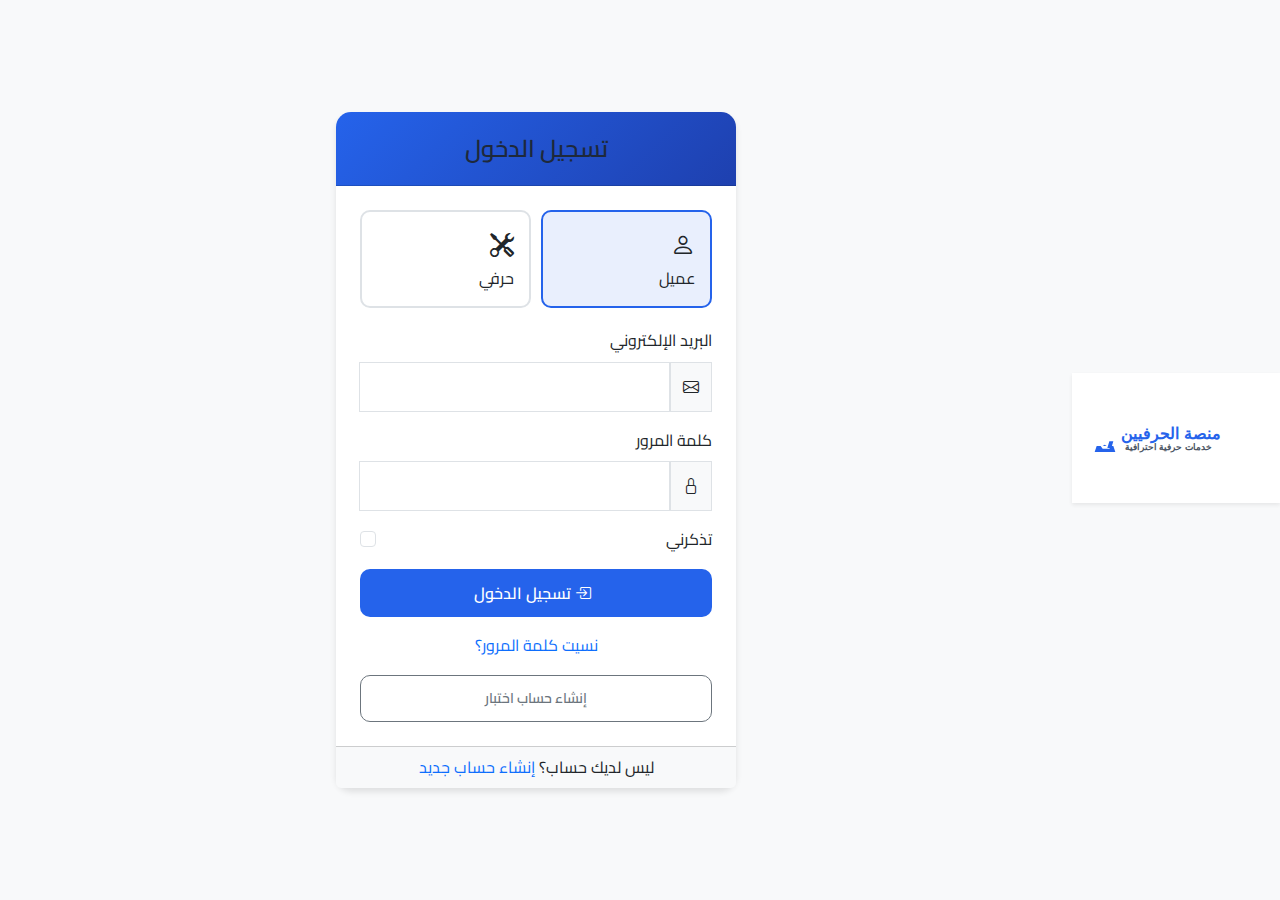
<file: frontend/dashboard_backup.html>
﻿<!DOCTYPE html>
<html lang="ar" dir="rtl">
<head>
    <meta charset="UTF-8">
    <meta name="viewport" content="width=device-width, initial-scale=1.0">
    <title>ظ„ظˆط­ط© ط§ظ„طھط­ظƒظ… - ظ…ظ†طµط© ط§ظ„ط­ط±ظپظٹظٹظ†</title>
    <link href="https://cdn.jsdelivr.net/npm/bootstrap@5.3.3/dist/css/bootstrap.min.css" rel="stylesheet">
    <link href="https://fonts.googleapis.com/css2?family=Cairo:wght@400;500;600;700&display=swap" rel="stylesheet">
    <link rel="stylesheet" href="https://cdn.jsdelivr.net/npm/bootstrap-icons@1.11.3/font/bootstrap-icons.min.css">
    <style>
        body {
            font-family: 'Cairo', sans-serif;
            background-color: #f8f9fa;
        }
        .dashboard-container {
            max-width: 1200px;
            margin: 0 auto;
            padding: 20px;
        }
        .card {
            border-radius: 15px;
            box-shadow: 0 4px 6px rgba(0,0,0,0.1);
            margin-bottom: 20px;
        }
        .card-header {
            background: linear-gradient(135deg, #2563eb 0%, #1e40af 100%);
            color: white;
            border-radius: 15px 15px 0 0 !important;
            padding: 15px 20px;
        }
        .btn-primary {
            background: #2563eb;
            border: none;
            border-radius: 10px;
            padding: 10px 20px;
        }
        .btn-primary:hover {
            background: #1e40af;
        }
        .booking-card {
            border: 1px solid #dee2e6;
            border-radius: 10px;
            padding: 15px;
            margin-bottom: 15px;
            transition: all 0.3s ease;
            position: relative;
        }
        .booking-card.border-primary {
            border-color: #2563eb;
            box-shadow: 0 0 10px rgba(37, 99, 235, 0.2);
        }
        .booking-status {
            padding: 5px 15px;
            border-radius: 20px;
            font-size: 0.9rem;
            font-weight: 600;
        }
        .status-pending {
            background-color: #fff3cd;
            color: #856404;
        }
        .status-confirmed {
            background-color: #d4edda;
            color: #155724;
        }
        .status-completed {
            background-color: #cce5ff;
            color: #004085;
        }
        .cancel-btn {
            transition: all 0.2s ease;
        }
        .cancel-btn:hover {
            background-color: #dc3545;
            color: white;
        }
        .rating {
            direction: ltr;
            display: inline-block;
            unicode-bidi: bidi-override;
        }
        .rating input {
            display: none;
        }
        .rating label {
            float: right;
            cursor: pointer;
            color: #ccc;
            font-size: 2rem;
            margin: 0 2px;
            transition: all 0.2s;
        }
        .rating label:before {
            content: 'âک…';
        }
        .rating input:checked ~ label,
        .rating:not(:checked) label:hover,
        .rating:not(:checked) label:hover ~ label {
            color: #ffc107;
        }
        .rating input:checked ~ label:hover,
        .rating input:checked ~ label:hover ~ label {
            color: #ffdb70;
        }
        .rating-container {
            background-color: #f8f9fa;
            border-radius: 8px;
            padding: 15px;
            margin-top: 10px;
        }
        .worker-rated {
            color: #28a745;
            font-size: 0.9rem;
            margin-top: 5px;
        }
        /* ط£ظ†ظ…ط§ط· ظ†ط¸ط§ظ… ط§ظ„ظ…ط­ط§ط¯ط«ط§طھ */
        .chat-button {
            margin-top: 10px;
            display: block;
            width: 100%;
            text-align: center;
        }
        .chat-container {
            display: none;
            margin-top: 15px;
            border: 1px solid #dee2e6;
            border-radius: 10px;
            overflow: hidden;
        }
        .chat-header {
            background-color: #f8f9fa;
            padding: 10px 15px;
            border-bottom: 1px solid #dee2e6;
            display: flex;
            justify-content: space-between;
            align-items: center;
        }
        .chat-messages {
            height: 250px;
            overflow-y: auto;
            padding: 15px;
            background-color: #ffffff;
        }
        .chat-input {
            display: flex;
            border-top: 1px solid #dee2e6;
            padding: 10px;
            background-color: #f8f9fa;
        }
        .chat-input input {
            flex-grow: 1;
            border: 1px solid #dee2e6;
            border-radius: 20px;
            padding: 8px 15px;
            margin-left: 10px;
        }
        .chat-message {
            margin-bottom: 10px;
            display: flex;
            flex-direction: column;
        }
        .chat-message.user-message {
            align-items: flex-start;
        }
        .chat-message.worker-message {
            align-items: flex-end;
        }
        .message-content {
            max-width: 80%;
            padding: 8px 15px;
            border-radius: 18px;
            font-size: 0.95rem;
            position: relative;
        }
        .user-message .message-content {
            background-color: #f0f2f5;
            color: #333;
            border-bottom-left-radius: 5px;
        }
        .worker-message .message-content {
            background-color: #cce5ff;
            color: #004085;
            border-bottom-right-radius: 5px;
        }
        .message-meta {
            font-size: 0.75rem;
            color: #6c757d;
            margin-top: 3px;
            margin-left: 5px;
            margin-right: 5px;
        }
    </style>
</head>
<body>
    <nav class="navbar navbar-expand-lg navbar-light bg-white shadow-sm">
        <div class="container">
            <a class="navbar-brand" href="index.html">
                <img src="images/logo.svg" alt="ظ…ظ†طµط© ط§ظ„ط­ط±ظپظٹظٹظ†" height="40">
            </a>
            <div class="d-flex align-items-center">
                <a href="service-selection.html" class="btn btn-primary me-2">
                    <i class="bi bi-plus-circle"></i> ط·ظ„ط¨ ط®ط¯ظ…ط© ط¬ط¯ظٹط¯ط©
                </a>
                <a href="profile.html" class="btn btn-outline-primary me-2">
                    <i class="bi bi-person"></i> ط§ظ„ظ…ظ„ظپ ط§ظ„ط´ط®طµظٹ
                </a>
                <button class="btn btn-outline-danger" onclick="logout()">
                    <i class="bi bi-box-arrow-right"></i> طھط³ط¬ظٹظ„ ط§ظ„ط®ط±ظˆط¬
                </button>
            </div>
        </div>
    </nav>

    <div class="dashboard-container">
        <div class="row">
            <div class="col-md-8">
                <div class="card">
                    <div class="card-header">
                        <h5 class="mb-0">ط­ط¬ظˆط²ط§طھظٹ</h5>
                    </div>
                    <div class="card-body">
                        <div id="bookingsList">
                            <!-- ط³ظٹطھظ… ط¹ط±ط¶ ط§ظ„ط­ط¬ظˆط²ط§طھ ظ‡ظ†ط§ -->
                        </div>
                    </div>
                </div>
            </div>
            <div class="col-md-4">
                <div class="card">
                    <div class="card-header">
                        <h5 class="mb-0">ظ…ظ„ط®طµ ط§ظ„ط­ط³ط§ط¨</h5>
                    </div>
                    <div class="card-body">
                        <div id="userInfo">
                            <!-- ط³ظٹطھظ… ط¹ط±ط¶ ظ…ط¹ظ„ظˆظ…ط§طھ ط§ظ„ظ…ط³طھط®ط¯ظ… ظ‡ظ†ط§ -->
                        </div>
                    </div>
                </div>
            </div>
        </div>
    </div>

    <script src="https://cdn.jsdelivr.net/npm/bootstrap@5.3.3/dist/js/bootstrap.bundle.min.js"></script>
    <script>
        document.addEventListener('DOMContentLoaded', function() {
            // ط§ظ„طھط­ظ‚ظ‚ ظ…ظ† طھط³ط¬ظٹظ„ ط§ظ„ط¯ط®ظˆظ„
            const currentUser = JSON.parse(localStorage.getItem('currentUser'));
            if (!currentUser) {
                window.location.href = 'login.html';
                return;
            }

            // ط¹ط±ط¶ ظ…ط¹ظ„ظˆظ…ط§طھ ط§ظ„ظ…ط³طھط®ط¯ظ…
            document.getElementById('userInfo').innerHTML = `
                <div class="mb-3">
                    <h6>ط§ظ„ط§ط³ظ…</h6>
                    <p>${currentUser.name}</p>
                </div>
                <div class="mb-3">
                    <h6>ط§ظ„ط¨ط±ظٹط¯ ط§ظ„ط¥ظ„ظƒطھط±ظˆظ†ظٹ</h6>
                    <p>${currentUser.email}</p>
                </div>
                <div class="mb-3">
                    <h6>ط±ظ‚ظ… ط§ظ„ظ‡ط§طھظپ</h6>
                    <p>${currentUser.phone}</p>
                </div>
            `;

            // ط¹ط±ط¶ ط§ظ„ط­ط¬ظˆط²ط§طھ
            displayBookings();
            
            // طھظ‡ظٹط¦ط© ظ…طµظپظˆظپط§طھ ط§ظ„ظ…ط­ط§ط¯ط«ط§طھ ظˆط§ظ„ط±ط³ط§ط¦ظ„ ظپظٹ localStorage ط¥ط°ط§ ظ„ظ… طھظƒظ† ظ…ظˆط¬ظˆط¯ط©
            if (!localStorage.getItem('chats')) {
                localStorage.setItem('chats', JSON.stringify([]));
            }
            if (!localStorage.getItem('messages')) {
                localStorage.setItem('messages', JSON.stringify([]));
            }
        });

        function displayBookings() {
            const bookingsList = document.getElementById('bookingsList');
            
            try {
                const bookings = JSON.parse(localStorage.getItem('bookings') || '[]');
                const currentUser = JSON.parse(localStorage.getItem('currentUser') || '{}');
                const lastBooking = JSON.parse(localStorage.getItem('lastBooking') || 'null');

                console.log('ط¬ظ…ظٹط¹ ط§ظ„ط­ط¬ظˆط²ط§طھ:', bookings);
                console.log('ط§ظ„ظ…ط³طھط®ط¯ظ… ط§ظ„ط­ط§ظ„ظٹ:', currentUser);

                // طھطµظپظٹط© ط§ظ„ط­ط¬ظˆط²ط§طھ ط§ظ„ط®ط§طµط© ط¨ط§ظ„ظ…ط³طھط®ط¯ظ… ط§ظ„ط­ط§ظ„ظٹ ط¨ط§ط³طھط®ط¯ط§ظ… ط§ظ„ط¨ط±ظٹط¯ ط§ظ„ط¥ظ„ظƒطھط±ظˆظ†ظٹ ط£ظˆ ط§ط³ظ… ط§ظ„ط¹ظ…ظٹظ„ ط£ظˆ ط±ظ‚ظ… ط§ظ„ظ‡ط§طھظپ
                const userBookings = bookings.filter(booking => {
                    return (booking.clientEmail && booking.clientEmail === currentUser.email) || 
                           (booking.clientName && booking.clientName === currentUser.name) ||
                           (booking.clientPhone && booking.clientPhone === currentUser.phone);
                });

                console.log('ط­ط¬ظˆط²ط§طھ ط§ظ„ظ…ط³طھط®ط¯ظ…:', userBookings);

                if (userBookings.length === 0) {
                    bookingsList.innerHTML = `
                        <div class="text-center py-4">
                            <i class="bi bi-calendar-x" style="font-size: 3rem; color: #6c757d;"></i>
                            <h5 class="mt-3">ظ„ط§ طھظˆط¬ط¯ ط­ط¬ظˆط²ط§طھ</h5>
                            <p class="text-muted">ظ„ظ… طھظ‚ظ… ط¨ط£ظٹ ط­ط¬ط² ط­طھظ‰ ط§ظ„ط¢ظ†</p>
                            <a href="service-selection.html" class="btn btn-primary">
                                <i class="bi bi-plus-circle"></i> ط·ظ„ط¨ ط®ط¯ظ…ط© ط¬ط¯ظٹط¯ط©
                            </a>
                        </div>
                    `;
                    return;
                }

                // طھط±طھظٹط¨ ط§ظ„ط­ط¬ظˆط²ط§طھ ظ…ظ† ط§ظ„ط£ط­ط¯ط« ط¥ظ„ظ‰ ط§ظ„ط£ظ‚ط¯ظ…
                userBookings.sort((a, b) => {
                    // ط§ظ„طھط¹ط§ظ…ظ„ ظ…ط¹ ط­ط§ظ„ط© ط¹ط¯ظ… ظˆط¬ظˆط¯ طھط§ط±ظٹط® ط§ظ„ط­ط¬ط²
                    const dateA = a.bookingDate ? new Date(a.bookingDate) : new Date(0);
                    const dateB = b.bookingDate ? new Date(b.bookingDate) : new Date(0);
                    return dateB - dateA;
                });

                // طھط­ط¯ظٹط¯ ط§ظ„ط­ط¬ط² ط§ظ„ط£ط®ظٹط±
                const isNewBooking = (booking) => {
                    if (!lastBooking || !booking.id) return false;
                    return booking.id === lastBooking.id;
                };

                bookingsList.innerHTML = userBookings.map(booking => {
                    const isLatest = isNewBooking(booking);
                    const bookingStatus = booking.status || 'pending';
                    const hasChat = bookingStatus === 'طھظ… ط§ظ„طھط£ظƒظٹط¯' || bookingStatus === 'confirmed' || bookingStatus === 'pending' || bookingStatus === 'ظ…ط¹ظ„ظ‚';
                    
                    // طھظ‡ظٹط¦ط© ظ…ط­ط§ط¯ط«ط© ط¬ط¯ظٹط¯ط© ط¥ط°ط§ ظƒط§ظ† ط§ظ„ط­ط¬ط² ظ…ط¤ظƒط¯ط§ظ‹ ظˆظ„ط§ طھظˆط¬ط¯ ظ…ط­ط§ط¯ط«ط©
                    if (hasChat) {
                        initChat(booking.id, currentUser.id, booking.workerId, booking.workerName);
                    }
                    
                    return `
                        <div class="booking-card ${isLatest ? 'border-primary' : ''}">
                            ${isLatest ? '<div class="alert alert-success mb-3">طھظ… طھط£ظƒظٹط¯ ط§ظ„ط­ط¬ط² ط¨ظ†ط¬ط§ط­!</div>' : ''}
                            <div class="d-flex justify-content-between align-items-center mb-3">
                                <h6 class="mb-0">${booking.workerName || 'ط­ط±ظپظٹ'} - ${booking.workerProfession || 'ط؛ظٹط± ظ…ط­ط¯ط¯'}</h6>
                                <span class="booking-status status-${getStatusClass(booking.status || 'ظ…ط¹ظ„ظ‚')}">
                                    ${booking.status || 'ظ…ط¹ظ„ظ‚'}
                                </span>
                            </div>
                            <div class="mb-2">
                                <small class="text-muted">ط§ظ„طھط§ط±ظٹط®:</small>
                                <p class="mb-0">${formatDate(booking.date || new Date())}</p>
                            </div>
                            <div class="mb-2">
                                <small class="text-muted">ط§ظ„ظˆظ‚طھ:</small>
                                <p class="mb-0">${booking.time || 'ط؛ظٹط± ظ…ط­ط¯ط¯'}</p>
                            </div>
                            <div class="mb-2">
                                <small class="text-muted">ظ†ظˆط¹ ط§ظ„ط®ط¯ظ…ط©:</small>
                                <p class="mb-0">${booking.serviceType || 'ط؛ظٹط± ظ…ط­ط¯ط¯'}</p>
                            </div>
                            <div class="mb-2">
                                <small class="text-muted">ط§ظ„ط¹ظ†ظˆط§ظ†:</small>
                                <p class="mb-0">${booking.address || 'ط؛ظٹط± ظ…ط­ط¯ط¯'}</p>
                            </div>
                            <div class="d-flex justify-content-between align-items-center">
                                <span class="fw-bold">${booking.totalPrice || booking.price || 0} ط¬.ظ…</span>
                                ${booking.status !== 'ظ…ظƒطھظ…ظ„' ? `
                                <button class="btn btn-sm btn-outline-danger cancel-btn" onclick="cancelBooking('${booking.id || ''}')">
                                    <i class="bi bi-x-circle"></i> ط¥ظ„ط؛ط§ط، ط§ظ„ط­ط¬ط²
                                </button>` : `
                                ${booking.rated ? `
                                <div class="worker-rated">
                                    <i class="bi bi-check-circle-fill"></i> طھظ… ط§ظ„طھظ‚ظٹظٹظ… (${booking.rating}/5)
                                </div>
                                ` : `
                                <button class="btn btn-sm btn-outline-primary" onclick="showRatingForm('${booking.id || ''}', '${booking.workerId || ''}', '${booking.workerName || 'ط­ط±ظپظٹ'}')">
                                    <i class="bi bi-star-fill"></i> طھظ‚ظٹظٹظ… ط§ظ„ط®ط¯ظ…ط©
                                </button>
                                `}`}
                            </div>
                            ${booking.status === 'ظ…ظƒطھظ…ظ„' && booking.rated ? `
                            <div class="mt-2">
                                <small class="text-muted">طھظ‚ظٹظٹظ…ظƒ:</small>
                                <div>
                                    ${getRatingStars(booking.rating)}
                                </div>
                            </div>
                            ` : ''}
                            
                            ${hasChat ? `
                            <!-- ط²ط± ط§ظ„ظ…ط­ط§ط¯ط«ط© ظˆظˆط§ط¬ظ‡ط© ط§ظ„ظ…ط­ط§ط¯ط«ط© -->
                            <button class="btn btn-sm btn-outline-primary chat-button" onclick="toggleChat('chat-${booking.id}')">
                                <i class="bi bi-chat-dots"></i> ط§ظ„ظ…ط­ط§ط¯ط«ط© ظ…ط¹ ط§ظ„ط­ط±ظپظٹ
                            </button>
                            
                            <div id="chat-${booking.id}" class="chat-container">
                                <div class="chat-header">
                                    <span>ظ…ط­ط§ط¯ط«ط© ظ…ط¹ ${booking.workerName || 'ط§ظ„ط­ط±ظپظٹ'}</span>
                                    <button class="btn btn-sm btn-light" onclick="toggleChat('chat-${booking.id}')">
                                        <i class="bi bi-x"></i>
                                    </button>
                                </div>
                                <div id="messages-${booking.id}" class="chat-messages">
                                    <!-- ط³ظٹطھظ… ط¹ط±ط¶ ط§ظ„ط±ط³ط§ط¦ظ„ ظ‡ظ†ط§ -->
                                </div>
                                <div class="chat-input">
                                    <input type="text" id="message-input-${booking.id}" placeholder="ط§ظƒطھط¨ ط±ط³ط§ظ„طھظƒ ظ‡ظ†ط§..." onkeypress="handleChatKeyPress(event, '${booking.id}', '${booking.workerId}')">
                                    <button class="btn btn-primary" onclick="sendMessage('${booking.id}', '${booking.workerId}')">
                                        <i class="bi bi-send"></i>
                                    </button>
                                </div>
                            </div>
                            ` : ''}
                        </div>
                    `;
                }).join('');

                // ط¥ط¶ط§ظپط© ظ†ظ…ظˆط°ط¬ ط§ظ„طھظ‚ظٹظٹظ… (ظ…ط®ظپظٹ ط¨ط´ظƒظ„ ط§ظپطھط±ط§ط¶ظٹ)
                bookingsList.innerHTML += `
                    <div class="modal fade" id="ratingModal" tabindex="-1" aria-hidden="true">
                        <div class="modal-dialog modal-dialog-centered">
                            <div class="modal-content">
                                <div class="modal-header">
                                    <h5 class="modal-title">طھظ‚ظٹظٹظ… ط§ظ„ط®ط¯ظ…ط©</h5>
                                    <button type="button" class="btn-close" data-bs-dismiss="modal" aria-label="Close"></button>
                                </div>
                                <div class="modal-body">
                                    <p id="ratingWorkerName" class="mb-3"></p>
                                    <div class="text-center mb-3">
                                        <div class="rating">
                                            <input type="radio" id="star5" name="rating" value="5">
                                            <label for="star5" onclick="selectRating(5)"></label>
                                            <input type="radio" id="star4" name="rating" value="4">
                                            <label for="star4" onclick="selectRating(4)"></label>
                                            <input type="radio" id="star3" name="rating" value="3">
                                            <label for="star3" onclick="selectRating(3)"></label>
                                            <input type="radio" id="star2" name="rating" value="2">
                                            <label for="star2" onclick="selectRating(2)"></label>
                                            <input type="radio" id="star1" name="rating" value="1">
                                            <label for="star1" onclick="selectRating(1)"></label>
                                        </div>
                                    </div>
                                    <div class="mb-3">
                                        <label for="ratingComment" class="form-label">طھط¹ظ„ظٹظ‚ (ط§ط®طھظٹط§ط±ظٹ)</label>
                                        <textarea class="form-control" id="ratingComment" rows="3" placeholder="ط§ظƒطھط¨ طھط¹ظ„ظٹظ‚ظƒ ظ‡ظ†ط§..."></textarea>
                                    </div>
                                </div>
                                <div class="modal-footer">
                                    <button type="button" class="btn btn-secondary" data-bs-dismiss="modal">ط¥ظ„ط؛ط§ط،</button>
                                    <button type="button" class="btn btn-primary" id="submitRating">ط¥ط±ط³ط§ظ„ ط§ظ„طھظ‚ظٹظٹظ…</button>
                                </div>
                            </div>
                        </div>
                    </div>
                `;

                // ط¥ط²ط§ظ„ط© ط¨ظٹط§ظ†ط§طھ ط§ظ„ط­ط¬ط² ط§ظ„ط£ط®ظٹط± ط¨ط¹ط¯ ط¹ط±ط¶ظ‡
                if (lastBooking) {
                    localStorage.removeItem('lastBooking');
                }
                
                // طھط­ط¯ظٹط« ط§ظ„ظ…ط­ط§ط¯ط«ط§طھ ط¨ط¹ط¯ ط¹ط±ط¶ ط§ظ„ط­ط¬ظˆط²ط§طھ
                userBookings.forEach(booking => {
                    const bookingStatus = booking.status || 'pending';
                    const hasChat = bookingStatus === 'طھظ… ط§ظ„طھط£ظƒظٹط¯' || bookingStatus === 'confirmed' || bookingStatus === 'pending' || bookingStatus === 'ظ…ط¹ظ„ظ‚';
                    
                    if (hasChat) {
                        loadMessages(booking.id);
                    }
                });
            } catch (error) {
                console.error('ط®ط·ط£ ظپظٹ ط¹ط±ط¶ ط§ظ„ط­ط¬ظˆط²ط§طھ:', error);
                bookingsList.innerHTML = `
                    <div class="alert alert-danger">
                        ط­ط¯ط« ط®ط·ط£ ط£ط«ظ†ط§ط، طھط­ظ…ظٹظ„ ط§ظ„ط­ط¬ظˆط²ط§طھ. ظٹط±ط¬ظ‰ طھط­ط¯ظٹط« ط§ظ„طµظپط­ط©.
                    </div>
                `;
            }
        }

        // ظˆط¸ط§ط¦ظپ ظ†ط¸ط§ظ… ط§ظ„ظ…ط­ط§ط¯ط«ط§طھ

        // طھظ‡ظٹط¦ط© ظ…ط­ط§ط¯ط«ط© ط¬ط¯ظٹط¯ط© ط¥ط°ط§ ظ„ظ… طھظƒظ† ظ…ظˆط¬ظˆط¯ط©
        function initChat(bookingId, workerId, clientId, workerName) {
            const chats = JSON.parse(localStorage.getItem('chats') || '[]');
            const existingChat = chats.find(chat => chat.bookingId === bookingId);
            
            if (!existingChat) {
                const newChat = {
                    id: 'chat_' + Date.now(),
                    bookingId: bookingId,
                    workerId: workerId,
                    clientId: clientId,
                    workerName: workerName,
                    createdAt: new Date().toISOString()
                };
                
                chats.push(newChat);
                localStorage.setItem('chats', JSON.stringify(chats));
                
                // ط¥ط¶ط§ظپط© ط±ط³ط§ظ„ط© طھط±ط­ظٹط¨ظٹط©
                const welcomeMessage = {
                    id: 'msg_' + Date.now(),
                    chatId: newChat.id,
                    bookingId: bookingId,
                    sender: 'system',
                    content: `ظ…ط±ط­ط¨ط§ظ‹! طھظ… ط¥ظ†ط´ط§ط، ظ…ط­ط§ط¯ط«ط© ط¨ظٹظ†ظƒ ظˆط¨ظٹظ† ${workerName}. ظٹظ…ظƒظ†ظƒظ…ط§ ط§ظ„طھظˆط§طµظ„ ظ‡ظ†ط§ ط­ظˆظ„ طھظپط§طµظٹظ„ ط§ظ„ط­ط¬ط².`,
                    timestamp: new Date().toISOString()
                };
                
                const messages = JSON.parse(localStorage.getItem('messages') || '[]');
                messages.push(welcomeMessage);
                localStorage.setItem('messages', JSON.stringify(messages));
            }
        }

        // طھط¨ط¯ظٹظ„ ط¹ط±ط¶ ط§ظ„ظ…ط­ط§ط¯ط«ط©
        function toggleChat(chatContainerId) {
            const chatContainer = document.getElementById(chatContainerId);
            if (chatContainer.style.display === 'block') {
                chatContainer.style.display = 'none';
            } else {
                chatContainer.style.display = 'block';
                const bookingId = chatContainerId.replace('chat-', '');
                loadMessages(bookingId);
                // طھظ…ط±ظٹط± ط¥ظ„ظ‰ ط¢ط®ط± ط§ظ„ط±ط³ط§ط¦ظ„
                const messagesContainer = document.getElementById(`messages-${bookingId}`);
                messagesContainer.scrollTop = messagesContainer.scrollHeight;
            }
        }

        // طھط­ظ…ظٹظ„ ط±ط³ط§ط¦ظ„ ط§ظ„ظ…ط­ط§ط¯ط«ط©
        function loadMessages(bookingId) {
            const messagesContainer = document.getElementById(`messages-${bookingId}`);
            if (!messagesContainer) return;
            
            const chats = JSON.parse(localStorage.getItem('chats') || '[]');
            const chat = chats.find(chat => chat.bookingId === bookingId);
            
            if (!chat) return;
            
            const allMessages = JSON.parse(localStorage.getItem('messages') || '[]');
            const chatMessages = allMessages.filter(msg => msg.bookingId === bookingId);
            
            // طھط±طھظٹط¨ ط§ظ„ط±ط³ط§ط¦ظ„ ط­ط³ط¨ ط§ظ„ظˆظ‚طھ
            chatMessages.sort((a, b) => new Date(a.timestamp) - new Date(b.timestamp));
            
            const currentUser = JSON.parse(localStorage.getItem('currentUser') || '{}');
            
            messagesContainer.innerHTML = '';
            
            chatMessages.forEach(message => {
                const isUserMessage = message.sender === currentUser.id;
                const isSystemMessage = message.sender === 'system';
                
                let messageHtml = '';
                
                if (isSystemMessage) {
                    messageHtml = `
                        <div class="text-center my-3">
                            <span class="badge bg-light text-dark">${message.content}</span>
                        </div>
                    `;
                } else {
                    messageHtml = `
                        <div class="chat-message ${isUserMessage ? 'user-message' : 'worker-message'}">
                            <div class="message-content">
                                ${message.content}
                            </div>
                            <div class="message-meta">
                                ${formatMessageTime(message.timestamp)}
                            </div>
                        </div>
                    `;
                }
                
                messagesContainer.innerHTML += messageHtml;
            });
            
            // طھظ…ط±ظٹط± ط¥ظ„ظ‰ ط¢ط®ط± ط§ظ„ط±ط³ط§ط¦ظ„
            messagesContainer.scrollTop = messagesContainer.scrollHeight;
        }

        // ظ…ط¹ط§ظ„ط¬ط© ط¶ط؛ط· Enter ظپظٹ ظ…ط±ط¨ط¹ ط§ظ„ط¥ط¯ط®ط§ظ„
        function handleChatKeyPress(event, bookingId, workerId) {
            if (event.key === 'Enter') {
                event.preventDefault();
                sendMessage(bookingId, workerId);
            }
        }

        // ط¥ط±ط³ط§ظ„ ط±ط³ط§ظ„ط© ط¬ط¯ظٹط¯ط©
        function sendMessage(bookingId, workerId) {
            const messageInput = document.getElementById(`message-input-${bookingId}`);
            const messageContent = messageInput.value.trim();
            
            if (!messageContent) return;
            
            const currentUser = JSON.parse(localStorage.getItem('currentUser') || '{}');
            
            const chats = JSON.parse(localStorage.getItem('chats') || '[]');
            const chat = chats.find(chat => chat.bookingId === bookingId);
            
            if (!chat) return;
            
            const newMessage = {
                id: 'msg_' + Date.now(),
                chatId: chat.id,
                bookingId: bookingId,
                sender: currentUser.id,
                receiver: workerId,
                content: messageContent,
                timestamp: new Date().toISOString()
            };
            
            const messages = JSON.parse(localStorage.getItem('messages') || '[]');
            messages.push(newMessage);
            localStorage.setItem('messages', JSON.stringify(messages));
            
            // ط¥ط¶ط§ظپط© ط±ط¯ ط§ظپطھط±ط§ط¶ظٹ ظ…ظ† ط§ظ„ط­ط±ظپظٹ (ظ„ط£ط؛ط±ط§ط¶ ط§ظ„ط¹ط±ط¶ ظپظ‚ط·)
            setTimeout(() => {
                if (Math.random() > 0.7) { // 30% ظپط±طµط© ط£ظ† ظٹط±ط¯ ط§ظ„ط­ط±ظپظٹ
                    const workerReplies = [
                        'ط´ظƒط±ط§ظ‹ ظ„طھظˆط§طµظ„ظƒ! ط³ط£ظƒظˆظ† ظ…طھظˆط§ط¬ط¯ ظپظٹ ط§ظ„ظ…ظˆط¹ط¯ ط§ظ„ظ…ط­ط¯ط¯.',
                        'طھظ… ط§ط³طھظ„ط§ظ… ط±ط³ط§ظ„طھظƒطŒ ظ‡ظ„ ظ„ط¯ظٹظƒ ط£ظٹ ط§ط³طھظپط³ط§ط±ط§طھ ط£ط®ط±ظ‰طں',
                        'ط¨ط§ظ„طھط£ظƒظٹط¯طŒ ط³ط£ظ‚ظˆظ… ط¨ط¥ط­ط¶ط§ط± ط¬ظ…ظٹط¹ ط§ظ„ظ…ط¹ط¯ط§طھ ط§ظ„ظ„ط§ط²ظ…ط© ظ…ط¹ظٹ.',
                        'ظ‡ظ„ ظٹظ…ظƒظ†ظƒ طھط£ظƒظٹط¯ ط§ظ„ط¹ظ†ظˆط§ظ† ط¨ط§ظ„طھظپطµظٹظ„طں',
                        'ظ‡ظ„ ظ‡ظ†ط§ظƒ ظ…ظˆط§طµظپط§طھ ط®ط§طµط© ظٹط¬ط¨ ط£ظ† ط£ط¹ط±ظپظ‡ط§ ظ‚ط¨ظ„ ط§ظ„ظ…ظˆط¹ط¯طں'
                    ];
                    
                    const randomReply = workerReplies[Math.floor(Math.random() * workerReplies.length)];
                    
                    const workerReply = {
                        id: 'msg_' + Date.now(),
                        chatId: chat.id,
                        bookingId: bookingId,
                        sender: workerId,
                        receiver: currentUser.id,
                        content: randomReply,
                        timestamp: new Date().toISOString()
                    };
                    
                    const updatedMessages = JSON.parse(localStorage.getItem('messages') || '[]');
                    updatedMessages.push(workerReply);
                    localStorage.setItem('messages', JSON.stringify(updatedMessages));
                    
                    loadMessages(bookingId);
                }
            }, 1000 + Math.random() * 2000); // طھط£ط®ظٹط± ط¹ط´ظˆط§ط¦ظٹ ط¨ظٹظ† 1-3 ط«ظˆط§ظ†ظچ
            
            // ظ…ط³ط­ ظ…ط±ط¨ط¹ ط§ظ„ط¥ط¯ط®ط§ظ„ ظˆطھط­ط¯ظٹط« ط¹ط±ط¶ ط§ظ„ط±ط³ط§ط¦ظ„
            messageInput.value = '';
            loadMessages(bookingId);
        }

        // طھظ†ط³ظٹظ‚ ظˆظ‚طھ ط§ظ„ط±ط³ط§ظ„ط©
        function formatMessageTime(timestamp) {
            const date = new Date(timestamp);
            const hours = date.getHours().toString().padStart(2, '0');
            const minutes = date.getMinutes().toString().padStart(2, '0');
            return `${hours}:${minutes}`;
        }

        function getStatusClass(status) {
            switch(status) {
                case 'ظ…ط¹ظ„ظ‚':
                case 'pending':
                    return 'pending';
                case 'طھظ… ط§ظ„طھط£ظƒظٹط¯':
                case 'confirmed':
                    return 'confirmed';
                case 'ظ…ظƒطھظ…ظ„':
                case 'completed':
                    return 'completed';
                case 'ظ…ظ„ط؛ظٹ':
                case 'cancelled':
                    return 'cancelled';
                default:
                    return 'pending';
            }
        }

        function formatDate(dateString) {
            try {
                const options = { year: 'numeric', month: 'long', day: 'numeric' };
                const date = new Date(dateString);
                
                // التحقق من أن التاريخ صالح
                if (isNaN(date.getTime())) {
                    return 'تاريخ غير محدد';
                }
                
                return date.toLocaleDateString('ar-EG', options);
            } catch (error) {
                console.error('خطأ في تنسيق التاريخ:', error);
                return 'تاريخ غير محدد';
            }
        }

        function cancelBooking(bookingId) {
            if (confirm('ظ‡ظ„ ط£ظ†طھ ظ…طھط£ظƒط¯ ظ…ظ† ط¥ظ„ط؛ط§ط، ط‡ط°ط§ ط§ظ„ط­ط¬ط²طں')) {
                const bookings = JSON.parse(localStorage.getItem('bookings') || '[]');
                const updatedBookings = bookings.filter(booking => booking.id !== bookingId);
                
                // ط­ظپط¸ ط§ظ„ظ‚ط§ط¦ظ…ط© ط§ظ„ظ…ط­ط¯ط«ط© ط¨ط¹ط¯ ط§ظ„ط¥ظ„ط؛ط§ط،
                localStorage.setItem('bookings', JSON.stringify(updatedBookings));
                
                // ط¹ط±ط¶ ط±ط³ط§ظ„ط© ظ†ط¬ط§ط­ ظ…ط¤ظ‚طھط©
                const alertDiv = document.createElement('div');
                alertDiv.className = 'alert alert-success alert-dismissible fade show mt-3';
                alertDiv.innerHTML = `
                    <strong>طھظ… ط§ظ„ط¥ظ„ط؛ط§ط،!</strong> طھظ… ط¥ظ„ط؛ط§ط، ط§ظ„ط­ط¬ط² ط¨ظ†ط¬ط§ط­.
                    <button type="button" class="btn-close" data-bs-dismiss="alert" aria-label="Close"></button>
                `;
                
                const bookingsCard = document.querySelector('.card');
                bookingsCard.insertBefore(alertDiv, bookingsCard.firstChild);
                
                // ط¥ط®ظپط§ط، ط§ظ„ط±ط³ط§ظ„ط© ط¨ط¹ط¯ 3 ط«ظˆط§ظ†ظچ
                setTimeout(() => {
                    alertDiv.remove();
                }, 3000);
                
                // طھط­ط¯ظٹط« ط¹ط±ط¶ ط§ظ„ط­ط¬ظˆط²ط§طھ
                displayBookings();
            }
        }

        function logout() {
            localStorage.removeItem('currentUser');
            window.location.href = 'index.html';
        }

        function getRatingStars(rating) {
            rating = parseInt(rating) || 0;
            let stars = '';
            for (let i = 1; i <= 5; i++) {
                if (i <= rating) {
                    stars += '<i class="bi bi-star-fill text-warning"></i> ';
                } else {
                    stars += '<i class="bi bi-star text-muted"></i> ';
                }
            }
            return stars;
        }

        let currentBookingId = '';
        let currentWorkerId = '';
        let selectedRatingValue = 0;

        function showRatingForm(bookingId, workerId, workerName) {
            currentBookingId = bookingId;
            currentWorkerId = workerId;
            selectedRatingValue = 0; // ط¥ط¹ط§ط¯ط© طھط¹ظٹظٹظ† ط§ظ„ظ‚ظٹظ…ط© ط¹ظ†ط¯ ظپطھط­ ط§ظ„ظ†ظ…ظˆط°ط¬
            
            // طھط¹ظٹظٹظ† ط§ط³ظ… ط§ظ„ط­ط±ظپظٹ ظپظٹ ط§ظ„ظ†ظ…ظˆط°ط¬
            document.getElementById('ratingWorkerName').textContent = `ظƒظٹظپ ظƒط§ظ†طھ طھط¬ط±ط¨طھظƒ ظ…ط¹ ${workerName}طں`;
            
            // ط¥ط¹ط§ط¯ط© طھط¹ظٹظٹظ† ظ†ظ…ظˆط°ط¬ ط§ظ„طھظ‚ظٹظٹظ…
            document.querySelectorAll('input[name="rating"]').forEach(radio => {
                radio.checked = false;
            });
            document.getElementById('ratingComment').value = '';
            
            // طھط¹ظٹظٹظ† ظ…ط¹ط§ظ„ط¬ ط§ظ„ط­ط¯ط« ظ„ط²ط± ط§ظ„ط¥ط±ط³ط§ظ„
            document.getElementById('submitRating').onclick = submitWorkerRating;
            
            // ط¥ط¶ط§ظپط© ظ…ط³طھظ…ط¹ ط§ظ„ط£ط­ط¯ط§ط« ظ„ط¥ط¹ط§ط¯ط© طھط¹ظٹظٹظ† ط§ظ„طھظ‚ظٹظٹظ… ط¹ظ†ط¯ ط¥ط؛ظ„ط§ظ‚ ط§ظ„ظ†ظ…ظˆط°ط¬
            const ratingModalElement = document.getElementById('ratingModal');
            ratingModalElement.addEventListener('hidden.bs.modal', resetRatingForm);
            
            // ط¹ط±ط¶ ط§ظ„ظ†ظ…ظˆط°ط¬
            const ratingModal = new bootstrap.Modal(ratingModalElement);
            ratingModal.show();
        }
        
        function resetRatingForm() {
            selectedRatingValue = 0;
            document.querySelectorAll('input[name="rating"]').forEach(radio => {
                radio.checked = false;
            });
            document.getElementById('ratingComment').value = '';
            console.log('طھظ… ط¥ط¹ط§ط¯ط© طھط¹ظٹظٹظ† ظ†ظ…ظˆط°ط¬ ط§ظ„طھظ‚ظٹظٹظ…');
        }

        function selectRating(value) {
            selectedRatingValue = value;
            // طھط­ط¯ظٹط¯ ط§ظ„ط±ط§ط¯ظٹظˆ ط¨ظˆطھظˆظ† ط§ظ„ظ…ظ†ط§ط³ط¨
            document.getElementById('star' + value).checked = true;
            console.log('طھظ… ط§ط®طھظٹط§ط± طھظ‚ظٹظٹظ…: ' + value);
        }

        function submitWorkerRating() {
            if (!selectedRatingValue) {
                alert('ط§ظ„ط±ط¬ط§ط، ط§ط®طھظٹط§ط± طھظ‚ظٹظٹظ…');
                return;
            }
            
            const comment = document.getElementById('ratingComment').value.trim();
            
            // طھط­ط¯ظٹط« ط¨ظٹط§ظ†ط§طھ ط§ظ„ط­ط¬ط² ظ„طھط³ط¬ظٹظ„ ط§ظ„طھظ‚ظٹظٹظ…
            const bookings = JSON.parse(localStorage.getItem('bookings') || '[]');
            const bookingIndex = bookings.findIndex(b => b.id === currentBookingId);
            
            if (bookingIndex >= 0) {
                bookings[bookingIndex].rated = true;
                bookings[bookingIndex].rating = selectedRatingValue;
                bookings[bookingIndex].ratingComment = comment;
                localStorage.setItem('bookings', JSON.stringify(bookings));
            }
            
            // طھط­ط¯ظٹط« طھظ‚ظٹظٹظ… ط§ظ„ط­ط±ظپظٹ ظپظٹ ظ‚ط§ط¹ط¯ط© ط§ظ„ط¨ظٹط§ظ†ط§طھ
            updateWorkerRating(currentWorkerId, selectedRatingValue);
            
            // ط¥ط؛ظ„ط§ظ‚ ط§ظ„ظ†ظ…ظˆط°ط¬
            bootstrap.Modal.getInstance(document.getElementById('ratingModal')).hide();
            
            // ط¹ط±ط¶ ط±ط³ط§ظ„ط© ظ†ط¬ط§ط­
            const alertDiv = document.createElement('div');
            alertDiv.className = 'alert alert-success alert-dismissible fade show mt-3';
            alertDiv.innerHTML = `
                <strong>ط´ظƒط±ط§ظ‹ ظ„ظƒ!</strong> طھظ… ط¥ط±ط³ط§ظ„ طھظ‚ظٹظٹظ…ظƒ ط¨ظ†ط¬ط§ط­.
                <button type="button" class="btn-close" data-bs-dismiss="alert" aria-label="Close"></button>
            `;
            
            const bookingsCard = document.querySelector('.card');
            bookingsCard.insertBefore(alertDiv, bookingsCard.firstChild);
            
            // ط¥ط®ظپط§ط، ط§ظ„ط±ط³ط§ظ„ط© ط¨ط¹ط¯ 3 ط«ظˆط§ظ†ظچ
            setTimeout(() => {
                alertDiv.remove();
            }, 3000);
            
            // طھط­ط¯ظٹط« ط¹ط±ط¶ ط§ظ„ط­ط¬ظˆط²ط§طھ
            displayBookings();
        }

        function updateWorkerRating(workerId, newRating) {
            if (!workerId) return;

            // ط§ظ„ط¨ط­ط« ط¹ظ† ط§ظ„ط­ط±ظپظٹ ظپظٹ ظ‚ط§ط¹ط¯ط© ط¨ظٹط§ظ†ط§طھ ط§ظ„ظ…ط³طھط®ط¯ظ…ظٹظ†
            const users = JSON.parse(localStorage.getItem('users') || '[]');
            const workerIndex = users.findIndex(user => user.id === workerId);

            if (workerIndex >= 0) {
                const worker = users[workerIndex];
                
                // طھط­ط¯ظٹط« ط¹ط¯ط¯ ط§ظ„طھظ‚ظٹظٹظ…ط§طھ ظˆظ…طھظˆط³ط· ط§ظ„طھظ‚ظٹظٹظ…
                if (!worker.reviews) worker.reviews = 0;
                if (!worker.totalRating) worker.totalRating = 0;
                
                worker.reviews++;
                worker.totalRating += newRating;
                worker.rating = (worker.totalRating / worker.reviews).toFixed(1);
                
                users[workerIndex] = worker;
                localStorage.setItem('users', JSON.stringify(users));
            } else {
                // ط¥ط°ط§ ظ„ظ… ظٹطھظ… ط§ظ„ط¹ط«ظˆط± ط¹ظ„ظ‰ ط§ظ„ط­ط±ظپظٹ ظپظٹ ظ‚ط§ط¹ط¯ط© ط¨ظٹط§ظ†ط§طھ ط§ظ„ظ…ط³طھط®ط¯ظ…ظٹظ†طŒ ظپظ‚ط¯ ظٹظƒظˆظ† ظپظٹ ظ‚ط§ط¹ط¯ط© ط¨ظٹط§ظ†ط§طھ ط§ظ„ط­ط±ظپظٹظٹظ†
                // ط§ط³طھط¯ط¹ط§ط، ط§ظ„طھط¹ط¯ظٹظ„ط§طھ ط¹ظ„ظ‰ ظ‚ط§ط¹ط¯ط© ط¨ظٹط§ظ†ط§طھ ط§ظ„ط­ط±ظپظٹظٹظ† (workers.js)
                updateWorkerDatabaseRating(workerId, newRating);
            }
        }
        
        function updateWorkerDatabaseRating(workerId, newRating) {
            // ط§ظ„ط­طµظˆظ„ ط¹ظ„ظ‰ ط¬ظ…ظٹط¹ ط§ظ„ط­ط±ظپظٹظٹظ† ظ…ظ† ظ‚ط§ط¹ط¯ط© ط§ظ„ط¨ظٹط§ظ†ط§طھ
            try {
                // طھظ… طھط­ظˆظٹظ„ parseInt ط¥ظ„ظ‰ Number ظ„ظ„ط­طµظˆظ„ ط¹ظ„ظ‰ ظ‚ظٹظ…ط© ط¹ط¯ط¯ظٹط© ظ…ظ† workerId
                const workerIdNumber = Number(workerId);
                if (isNaN(workerIdNumber)) return;
                
                for (const profession in window.workersDatabase) {
                    const workers = window.workersDatabase[profession];
                    const workerIndex = workers.findIndex(w => w.id === workerIdNumber);
                    
                    if (workerIndex >= 0) {
                        const worker = workers[workerIndex];
                        
                        // طھط­ط¯ظٹط« ط¹ط¯ط¯ ط§ظ„طھظ‚ظٹظٹظ…ط§طھ ظˆظ…طھظˆط³ط· ط§ظ„طھظ‚ظٹظٹظ…
                        if (!worker.reviews) worker.reviews = 0;
                        worker.reviews++;
                        
                        // طھط­ط¯ظٹط« ط§ظ„طھظ‚ظٹظٹظ… ظ…ط¹ ط§ظ„ط­ظپط§ط¸ ط¹ظ„ظ‰ طھظ†ط³ظٹظ‚ ط§ظ„ط¹ط´ط±ظٹ
                        const oldRating = parseFloat(worker.rating) || 0;
                        const totalRatings = worker.reviews - 1; // ط¹ط¯ط¯ ط§ظ„طھظ‚ظٹظٹظ…ط§طھ ظ‚ط¨ظ„ ط§ظ„ط¥ط¶ط§ظپط©
                        
                        const newAverageRating = ((oldRating * totalRatings) + newRating) / worker.reviews;
                        worker.rating = newAverageRating.toFixed(1);
                        
                        // ظ†ط¸ط±ط§ظ‹ ظ„ط£ظ† ظ‡ط°ط§ ط§ظ„طھط­ط¯ظٹط« ظ…ط¤ظ‚طھطŒ ظپظٹظ…ظƒظ† ط§ط³طھط®ط¯ط§ظ… localStorage ظ„طھط®ط²ظٹظ† ط§ظ„ط¨ظٹط§ظ†ط§طھ ط§ظ„ظ…ط­ط¯ط«ط©
                        localStorage.setItem('updatedWorkerRatings', JSON.stringify({
                            workerId: workerIdNumber,
                            newRating: newAverageRating,
                            reviews: worker.reviews
                        }));
                        
                        break;
                    }
                }
            } catch (error) {
                console.error('ط®ط·ط£ ظپظٹ طھط­ط¯ظٹط« طھظ‚ظٹظٹظ… ط§ظ„ط­ط±ظپظٹ:', error);
            }
        }
    </script>
</body>
</html>
</file>
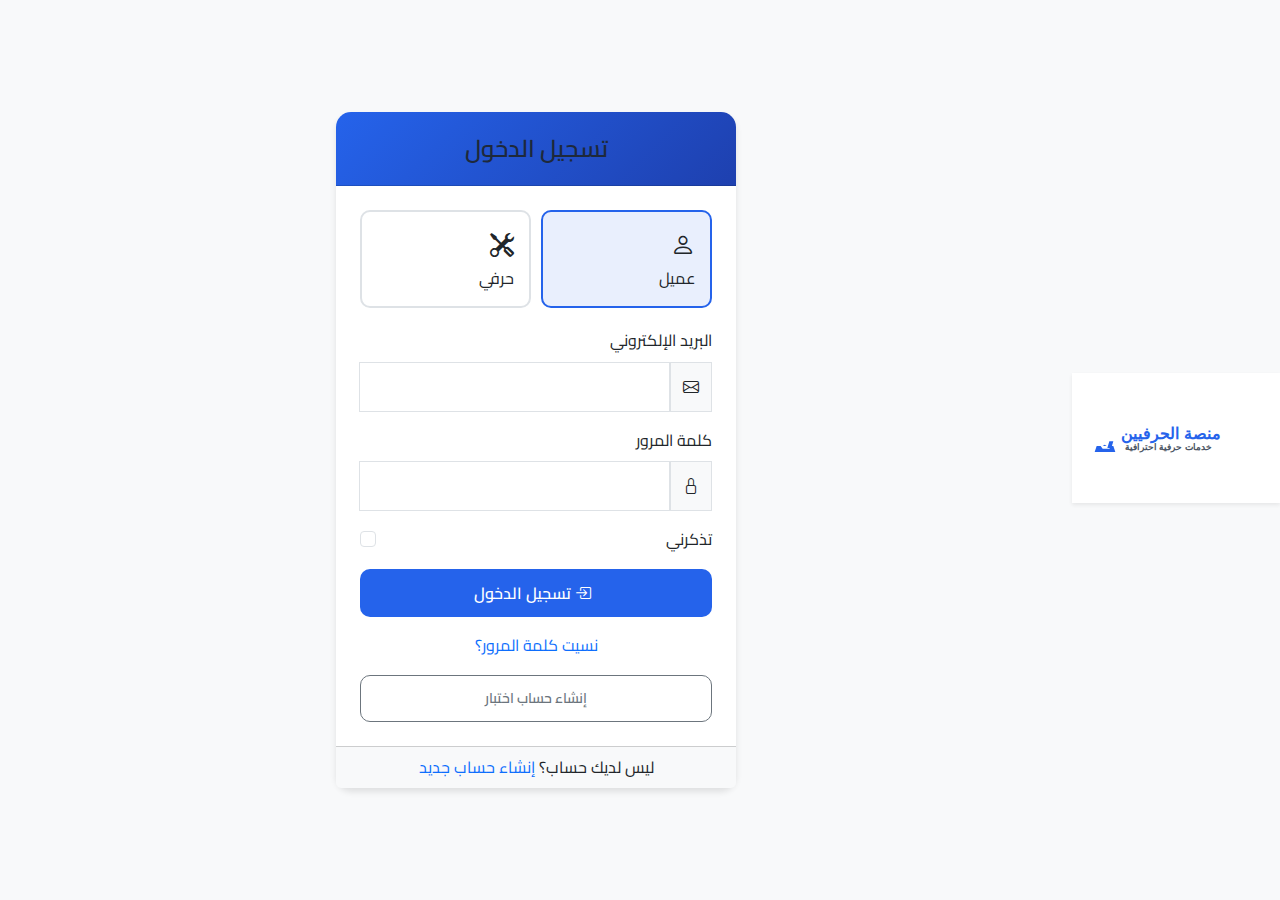
<file: frontend/dashboard_fixed.html>
﻿<!DOCTYPE html>
<html lang="ar" dir="rtl">
<head>
    <meta charset="UTF-8">
    <meta name="viewport" content="width=device-width, initial-scale=1.0">
    <title>ظ„ظˆط­ط© ط§ظ„طھط­ظƒظ… - ظ…ظ†طµط© ط§ظ„ط­ط±ظپظٹظٹظ†</title>
    <link href="https://cdn.jsdelivr.net/npm/bootstrap@5.3.3/dist/css/bootstrap.min.css" rel="stylesheet">
    <link href="https://fonts.googleapis.com/css2?family=Cairo:wght@400;500;600;700&display=swap" rel="stylesheet">
    <link rel="stylesheet" href="https://cdn.jsdelivr.net/npm/bootstrap-icons@1.11.3/font/bootstrap-icons.min.css">
    <style>
        body {
            font-family: 'Cairo', sans-serif;
            background-color: #f8f9fa;
        }
        .dashboard-container {
            max-width: 1200px;
            margin: 0 auto;
            padding: 20px;
        }
        .card {
            border-radius: 15px;
            box-shadow: 0 4px 6px rgba(0,0,0,0.1);
            margin-bottom: 20px;
        }
        .card-header {
            background: linear-gradient(135deg, #2563eb 0%, #1e40af 100%);
            color: white;
            border-radius: 15px 15px 0 0 !important;
            padding: 15px 20px;
        }
        .btn-primary {
            background: #2563eb;
            border: none;
            border-radius: 10px;
            padding: 10px 20px;
        }
        .btn-primary:hover {
            background: #1e40af;
        }
        .booking-card {
            border: 1px solid #dee2e6;
            border-radius: 10px;
            padding: 15px;
            margin-bottom: 15px;
            transition: all 0.3s ease;
            position: relative;
        }
        .booking-card.border-primary {
            border-color: #2563eb;
            box-shadow: 0 0 10px rgba(37, 99, 235, 0.2);
        }
        .booking-status {
            padding: 5px 15px;
            border-radius: 20px;
            font-size: 0.9rem;
            font-weight: 600;
        }
        .status-pending {
            background-color: #fff3cd;
            color: #856404;
        }
        .status-confirmed {
            background-color: #d4edda;
            color: #155724;
        }
        .status-completed {
            background-color: #cce5ff;
            color: #004085;
        }
        .cancel-btn {
            transition: all 0.2s ease;
        }
        .cancel-btn:hover {
            background-color: #dc3545;
            color: white;
        }
        .rating {
            direction: ltr;
            display: inline-block;
            unicode-bidi: bidi-override;
        }
        .rating input {
            display: none;
        }
        .rating label {
            float: right;
            cursor: pointer;
            color: #ccc;
            font-size: 2rem;
            margin: 0 2px;
            transition: all 0.2s;
        }
        .rating label:before {
            content: 'âک…';
        }
        .rating input:checked ~ label,
        .rating:not(:checked) label:hover,
        .rating:not(:checked) label:hover ~ label {
            color: #ffc107;
        }
        .rating input:checked ~ label:hover,
        .rating input:checked ~ label:hover ~ label {
            color: #ffdb70;
        }
        .rating-container {
            background-color: #f8f9fa;
            border-radius: 8px;
            padding: 15px;
            margin-top: 10px;
        }
        .worker-rated {
            color: #28a745;
            font-size: 0.9rem;
            margin-top: 5px;
        }
        /* ط£ظ†ظ…ط§ط· ظ†ط¸ط§ظ… ط§ظ„ظ…ط­ط§ط¯ط«ط§طھ */
        .chat-button {
            margin-top: 10px;
            display: block;
            width: 100%;
            text-align: center;
        }
        .chat-container {
            display: none;
            margin-top: 15px;
            border: 1px solid #dee2e6;
            border-radius: 10px;
            overflow: hidden;
        }
        .chat-header {
            background-color: #f8f9fa;
            padding: 10px 15px;
            border-bottom: 1px solid #dee2e6;
            display: flex;
            justify-content: space-between;
            align-items: center;
        }
        .chat-messages {
            height: 250px;
            overflow-y: auto;
            padding: 15px;
            background-color: #ffffff;
        }
        .chat-input {
            display: flex;
            border-top: 1px solid #dee2e6;
            padding: 10px;
            background-color: #f8f9fa;
        }
        .chat-input input {
            flex-grow: 1;
            border: 1px solid #dee2e6;
            border-radius: 20px;
            padding: 8px 15px;
            margin-left: 10px;
        }
        .chat-message {
            margin-bottom: 10px;
            display: flex;
            flex-direction: column;
        }
        .chat-message.user-message {
            align-items: flex-start;
        }
        .chat-message.worker-message {
            align-items: flex-end;
        }
        .message-content {
            max-width: 80%;
            padding: 8px 15px;
            border-radius: 18px;
            font-size: 0.95rem;
            position: relative;
        }
        .user-message .message-content {
            background-color: #f0f2f5;
            color: #333;
            border-bottom-left-radius: 5px;
        }
        .worker-message .message-content {
            background-color: #cce5ff;
            color: #004085;
            border-bottom-right-radius: 5px;
        }
        .message-meta {
            font-size: 0.75rem;
            color: #6c757d;
            margin-top: 3px;
            margin-left: 5px;
            margin-right: 5px;
        }
    </style>
</head>
<body>
    <nav class="navbar navbar-expand-lg navbar-light bg-white shadow-sm">
        <div class="container">
            <a class="navbar-brand" href="index.html">
                <img src="images/logo.svg" alt="ظ…ظ†طµط© ط§ظ„ط­ط±ظپظٹظٹظ†" height="40">
            </a>
            <div class="d-flex align-items-center">
                <a href="service-selection.html" class="btn btn-primary me-2">
                    <i class="bi bi-plus-circle"></i> ط·ظ„ط¨ ط®ط¯ظ…ط© ط¬ط¯ظٹط¯ط©
                </a>
                <a href="profile.html" class="btn btn-outline-primary me-2">
                    <i class="bi bi-person"></i> ط§ظ„ظ…ظ„ظپ ط§ظ„ط´ط®طµظٹ
                </a>
                <button class="btn btn-outline-danger" onclick="logout()">
                    <i class="bi bi-box-arrow-right"></i> طھط³ط¬ظٹظ„ ط§ظ„ط®ط±ظˆط¬
                </button>
            </div>
        </div>
    </nav>

    <div class="dashboard-container">
        <div class="row">
            <div class="col-md-8">
                <div class="card">
                    <div class="card-header">
                        <h5 class="mb-0">ط­ط¬ظˆط²ط§طھظٹ</h5>
                    </div>
                    <div class="card-body">
                        <div id="bookingsList">
                            <!-- ط³ظٹطھظ… ط¹ط±ط¶ ط§ظ„ط­ط¬ظˆط²ط§طھ ظ‡ظ†ط§ -->
                        </div>
                    </div>
                </div>
            </div>
            <div class="col-md-4">
                <div class="card">
                    <div class="card-header">
                        <h5 class="mb-0">ظ…ظ„ط®طµ ط§ظ„ط­ط³ط§ط¨</h5>
                    </div>
                    <div class="card-body">
                        <div id="userInfo">
                            <!-- ط³ظٹطھظ… ط¹ط±ط¶ ظ…ط¹ظ„ظˆظ…ط§طھ ط§ظ„ظ…ط³طھط®ط¯ظ… ظ‡ظ†ط§ -->
                        </div>
                    </div>
                </div>
            </div>
        </div>
    </div>

    <script src="https://cdn.jsdelivr.net/npm/bootstrap@5.3.3/dist/js/bootstrap.bundle.min.js"></script>
    <script>
        document.addEventListener('DOMContentLoaded', function() {
            // ط§ظ„طھط­ظ‚ظ‚ ظ…ظ† طھط³ط¬ظٹظ„ ط§ظ„ط¯ط®ظˆظ„
            const currentUser = JSON.parse(localStorage.getItem('currentUser'));
            if (!currentUser) {
                window.location.href = 'login.html';
                return;
            }

            // ط¹ط±ط¶ ظ…ط¹ظ„ظˆظ…ط§طھ ط§ظ„ظ…ط³طھط®ط¯ظ…
            document.getElementById('userInfo').innerHTML = `
                <div class="mb-3">
                    <h6>ط§ظ„ط§ط³ظ…</h6>
                    <p>${currentUser.name}</p>
                </div>
                <div class="mb-3">
                    <h6>ط§ظ„ط¨ط±ظٹط¯ ط§ظ„ط¥ظ„ظƒطھط±ظˆظ†ظٹ</h6>
                    <p>${currentUser.email}</p>
                </div>
                <div class="mb-3">
                    <h6>ط±ظ‚ظ… ط§ظ„ظ‡ط§طھظپ</h6>
                    <p>${currentUser.phone}</p>
                </div>
            `;

            // ط¹ط±ط¶ ط§ظ„ط­ط¬ظˆط²ط§طھ
            displayBookings();
            
            // طھظ‡ظٹط¦ط© ظ…طµظپظˆظپط§طھ ط§ظ„ظ…ط­ط§ط¯ط«ط§طھ ظˆط§ظ„ط±ط³ط§ط¦ظ„ ظپظٹ localStorage ط¥ط°ط§ ظ„ظ… طھظƒظ† ظ…ظˆط¬ظˆط¯ط©
            if (!localStorage.getItem('chats')) {
                localStorage.setItem('chats', JSON.stringify([]));
            }
            if (!localStorage.getItem('messages')) {
                localStorage.setItem('messages', JSON.stringify([]));
            }
        });

        function displayBookings() {
            const bookingsList = document.getElementById('bookingsList');
            
            try {
                const bookings = JSON.parse(localStorage.getItem('bookings') || '[]');
                const currentUser = JSON.parse(localStorage.getItem('currentUser') || '{}');
                const lastBooking = JSON.parse(localStorage.getItem('lastBooking') || 'null');

                console.log('ط¬ظ…ظٹط¹ ط§ظ„ط­ط¬ظˆط²ط§طھ:', bookings);
                console.log('ط§ظ„ظ…ط³طھط®ط¯ظ… ط§ظ„ط­ط§ظ„ظٹ:', currentUser);

                // طھطµظپظٹط© ط§ظ„ط­ط¬ظˆط²ط§طھ ط§ظ„ط®ط§طµط© ط¨ط§ظ„ظ…ط³طھط®ط¯ظ… ط§ظ„ط­ط§ظ„ظٹ ط¨ط§ط³طھط®ط¯ط§ظ… ط§ظ„ط¨ط±ظٹط¯ ط§ظ„ط¥ظ„ظƒطھط±ظˆظ†ظٹ ط£ظˆ ط§ط³ظ… ط§ظ„ط¹ظ…ظٹظ„ ط£ظˆ ط±ظ‚ظ… ط§ظ„ظ‡ط§طھظپ
                const userBookings = bookings.filter(booking => {
                    return (booking.clientEmail && booking.clientEmail === currentUser.email) || 
                           (booking.clientName && booking.clientName === currentUser.name) ||
                           (booking.clientPhone && booking.clientPhone === currentUser.phone);
                });

                console.log('ط­ط¬ظˆط²ط§طھ ط§ظ„ظ…ط³طھط®ط¯ظ…:', userBookings);

                if (userBookings.length === 0) {
                    bookingsList.innerHTML = `
                        <div class="text-center py-4">
                            <i class="bi bi-calendar-x" style="font-size: 3rem; color: #6c757d;"></i>
                            <h5 class="mt-3">ظ„ط§ طھظˆط¬ط¯ ط­ط¬ظˆط²ط§طھ</h5>
                            <p class="text-muted">ظ„ظ… طھظ‚ظ… ط¨ط£ظٹ ط­ط¬ط² ط­طھظ‰ ط§ظ„ط¢ظ†</p>
                            <a href="service-selection.html" class="btn btn-primary">
                                <i class="bi bi-plus-circle"></i> ط·ظ„ط¨ ط®ط¯ظ…ط© ط¬ط¯ظٹط¯ط©
                            </a>
                        </div>
                    `;
                    return;
                }

                // طھط±طھظٹط¨ ط§ظ„ط­ط¬ظˆط²ط§طھ ظ…ظ† ط§ظ„ط£ط­ط¯ط« ط¥ظ„ظ‰ ط§ظ„ط£ظ‚ط¯ظ…
                userBookings.sort((a, b) => {
                    // ط§ظ„طھط¹ط§ظ…ظ„ ظ…ط¹ ط­ط§ظ„ط© ط¹ط¯ظ… ظˆط¬ظˆط¯ طھط§ط±ظٹط® ط§ظ„ط­ط¬ط²
                    const dateA = a.bookingDate ? new Date(a.bookingDate) : new Date(0);
                    const dateB = b.bookingDate ? new Date(b.bookingDate) : new Date(0);
                    return dateB - dateA;
                });

                // طھط­ط¯ظٹط¯ ط§ظ„ط­ط¬ط² ط§ظ„ط£ط®ظٹط±
                const isNewBooking = (booking) => {
                    if (!lastBooking || !booking.id) return false;
                    return booking.id === lastBooking.id;
                };

                bookingsList.innerHTML = userBookings.map(booking => {
                    const isLatest = isNewBooking(booking);
                    const bookingStatus = booking.status || 'pending';
                    const hasChat = bookingStatus === 'طھظ… ط§ظ„طھط£ظƒظٹط¯' || bookingStatus === 'confirmed' || bookingStatus === 'pending' || bookingStatus === 'ظ…ط¹ظ„ظ‚';
                    
                    // طھظ‡ظٹط¦ط© ظ…ط­ط§ط¯ط«ط© ط¬ط¯ظٹط¯ط© ط¥ط°ط§ ظƒط§ظ† ط§ظ„ط­ط¬ط² ظ…ط¤ظƒط¯ط§ظ‹ ظˆظ„ط§ طھظˆط¬ط¯ ظ…ط­ط§ط¯ط«ط©
                    if (hasChat) {
                        initChat(booking.id, currentUser.id, booking.workerId, booking.workerName);
                    }
                    
                    return `
                        <div class="booking-card ${isLatest ? 'border-primary' : ''}">
                            ${isLatest ? '<div class="alert alert-success mb-3">طھظ… طھط£ظƒظٹط¯ ط§ظ„ط­ط¬ط² ط¨ظ†ط¬ط§ط­!</div>' : ''}
                            <div class="d-flex justify-content-between align-items-center mb-3">
                                <h6 class="mb-0">${booking.workerName || 'ط­ط±ظپظٹ'} - ${booking.workerProfession || 'ط؛ظٹط± ظ…ط­ط¯ط¯'}</h6>
                                <span class="booking-status status-${getStatusClass(booking.status || 'ظ…ط¹ظ„ظ‚')}">
                                    ${booking.status || 'ظ…ط¹ظ„ظ‚'}
                                </span>
                            </div>
                            <div class="mb-2">
                                <small class="text-muted">ط§ظ„طھط§ط±ظٹط®:</small>
                                <p class="mb-0">${formatDate(booking.date || new Date())}</p>
                            </div>
                            <div class="mb-2">
                                <small class="text-muted">ط§ظ„ظˆظ‚طھ:</small>
                                <p class="mb-0">${booking.time || 'ط؛ظٹط± ظ…ط­ط¯ط¯'}</p>
                            </div>
                            <div class="mb-2">
                                <small class="text-muted">ظ†ظˆط¹ ط§ظ„ط®ط¯ظ…ط©:</small>
                                <p class="mb-0">${booking.serviceType || 'ط؛ظٹط± ظ…ط­ط¯ط¯'}</p>
                            </div>
                            <div class="mb-2">
                                <small class="text-muted">ط§ظ„ط¹ظ†ظˆط§ظ†:</small>
                                <p class="mb-0">${booking.address || 'ط؛ظٹط± ظ…ط­ط¯ط¯'}</p>
                            </div>
                            <div class="d-flex justify-content-between align-items-center">
                                <span class="fw-bold">${booking.totalPrice || booking.price || 0} ط¬.ظ…</span>
                                ${booking.status !== 'ظ…ظƒطھظ…ظ„' ? `
                                <button class="btn btn-sm btn-outline-danger cancel-btn" onclick="cancelBooking('${booking.id || ''}')">
                                    <i class="bi bi-x-circle"></i> ط¥ظ„ط؛ط§ط، ط§ظ„ط­ط¬ط²
                                </button>` : `
                                ${booking.rated ? `
                                <div class="worker-rated">
                                    <i class="bi bi-check-circle-fill"></i> طھظ… ط§ظ„طھظ‚ظٹظٹظ… (${booking.rating}/5)
                                </div>
                                ` : `
                                <button class="btn btn-sm btn-outline-primary" onclick="showRatingForm('${booking.id || ''}', '${booking.workerId || ''}', '${booking.workerName || 'ط­ط±ظپظٹ'}')">
                                    <i class="bi bi-star-fill"></i> طھظ‚ظٹظٹظ… ط§ظ„ط®ط¯ظ…ط©
                                </button>
                                `}`}
                            </div>
                            ${booking.status === 'ظ…ظƒطھظ…ظ„' && booking.rated ? `
                            <div class="mt-2">
                                <small class="text-muted">طھظ‚ظٹظٹظ…ظƒ:</small>
                                <div>
                                    ${getRatingStars(booking.rating)}
                                </div>
                            </div>
                            ` : ''}
                            
                            ${hasChat ? `
                            <!-- ط²ط± ط§ظ„ظ…ط­ط§ط¯ط«ط© ظˆظˆط§ط¬ظ‡ط© ط§ظ„ظ…ط­ط§ط¯ط«ط© -->
                            <button class="btn btn-sm btn-outline-primary chat-button" onclick="toggleChat('chat-${booking.id}')">
                                <i class="bi bi-chat-dots"></i> ط§ظ„ظ…ط­ط§ط¯ط«ط© ظ…ط¹ ط§ظ„ط­ط±ظپظٹ
                            </button>
                            
                            <div id="chat-${booking.id}" class="chat-container">
                                <div class="chat-header">
                                    <span>ظ…ط­ط§ط¯ط«ط© ظ…ط¹ ${booking.workerName || 'ط§ظ„ط­ط±ظپظٹ'}</span>
                                    <button class="btn btn-sm btn-light" onclick="toggleChat('chat-${booking.id}')">
                                        <i class="bi bi-x"></i>
                                    </button>
                                </div>
                                <div id="messages-${booking.id}" class="chat-messages">
                                    <!-- ط³ظٹطھظ… ط¹ط±ط¶ ط§ظ„ط±ط³ط§ط¦ظ„ ظ‡ظ†ط§ -->
                                </div>
                                <div class="chat-input">
                                    <input type="text" id="message-input-${booking.id}" placeholder="ط§ظƒطھط¨ ط±ط³ط§ظ„طھظƒ ظ‡ظ†ط§..." onkeypress="handleChatKeyPress(event, '${booking.id}', '${booking.workerId}')">
                                    <button class="btn btn-primary" onclick="sendMessage('${booking.id}', '${booking.workerId}')">
                                        <i class="bi bi-send"></i>
                                    </button>
                                </div>
                            </div>
                            ` : ''}
                        </div>
                    `;
                }).join('');

                // ط¥ط¶ط§ظپط© ظ†ظ…ظˆط°ط¬ ط§ظ„طھظ‚ظٹظٹظ… (ظ…ط®ظپظٹ ط¨ط´ظƒظ„ ط§ظپطھط±ط§ط¶ظٹ)
                bookingsList.innerHTML += `
                    <div class="modal fade" id="ratingModal" tabindex="-1" aria-hidden="true">
                        <div class="modal-dialog modal-dialog-centered">
                            <div class="modal-content">
                                <div class="modal-header">
                                    <h5 class="modal-title">طھظ‚ظٹظٹظ… ط§ظ„ط®ط¯ظ…ط©</h5>
                                    <button type="button" class="btn-close" data-bs-dismiss="modal" aria-label="Close"></button>
                                </div>
                                <div class="modal-body">
                                    <p id="ratingWorkerName" class="mb-3"></p>
                                    <div class="text-center mb-3">
                                        <div class="rating">
                                            <input type="radio" id="star5" name="rating" value="5">
                                            <label for="star5" onclick="selectRating(5)"></label>
                                            <input type="radio" id="star4" name="rating" value="4">
                                            <label for="star4" onclick="selectRating(4)"></label>
                                            <input type="radio" id="star3" name="rating" value="3">
                                            <label for="star3" onclick="selectRating(3)"></label>
                                            <input type="radio" id="star2" name="rating" value="2">
                                            <label for="star2" onclick="selectRating(2)"></label>
                                            <input type="radio" id="star1" name="rating" value="1">
                                            <label for="star1" onclick="selectRating(1)"></label>
                                        </div>
                                    </div>
                                    <div class="mb-3">
                                        <label for="ratingComment" class="form-label">طھط¹ظ„ظٹظ‚ (ط§ط®طھظٹط§ط±ظٹ)</label>
                                        <textarea class="form-control" id="ratingComment" rows="3" placeholder="ط§ظƒطھط¨ طھط¹ظ„ظٹظ‚ظƒ ظ‡ظ†ط§..."></textarea>
                                    </div>
                                </div>
                                <div class="modal-footer">
                                    <button type="button" class="btn btn-secondary" data-bs-dismiss="modal">ط¥ظ„ط؛ط§ط،</button>
                                    <button type="button" class="btn btn-primary" id="submitRating">ط¥ط±ط³ط§ظ„ ط§ظ„طھظ‚ظٹظٹظ…</button>
                                </div>
                            </div>
                        </div>
                    </div>
                `;

                // ط¥ط²ط§ظ„ط© ط¨ظٹط§ظ†ط§طھ ط§ظ„ط­ط¬ط² ط§ظ„ط£ط®ظٹط± ط¨ط¹ط¯ ط¹ط±ط¶ظ‡
                if (lastBooking) {
                    localStorage.removeItem('lastBooking');
                }
                
                // طھط­ط¯ظٹط« ط§ظ„ظ…ط­ط§ط¯ط«ط§طھ ط¨ط¹ط¯ ط¹ط±ط¶ ط§ظ„ط­ط¬ظˆط²ط§طھ
                userBookings.forEach(booking => {
                    const bookingStatus = booking.status || 'pending';
                    const hasChat = bookingStatus === 'طھظ… ط§ظ„طھط£ظƒظٹط¯' || bookingStatus === 'confirmed' || bookingStatus === 'pending' || bookingStatus === 'ظ…ط¹ظ„ظ‚';
                    
                    if (hasChat) {
                        loadMessages(booking.id);
                    }
                });
            } catch (error) {
                console.error('ط®ط·ط£ ظپظٹ ط¹ط±ط¶ ط§ظ„ط­ط¬ظˆط²ط§طھ:', error);
                bookingsList.innerHTML = `
                    <div class="alert alert-danger">
                        ط­ط¯ط« ط®ط·ط£ ط£ط«ظ†ط§ط، طھط­ظ…ظٹظ„ ط§ظ„ط­ط¬ظˆط²ط§طھ. ظٹط±ط¬ظ‰ طھط­ط¯ظٹط« ط§ظ„طµظپط­ط©.
                    </div>
                `;
            }
        }

        // ظˆط¸ط§ط¦ظپ ظ†ط¸ط§ظ… ط§ظ„ظ…ط­ط§ط¯ط«ط§طھ

        // طھظ‡ظٹط¦ط© ظ…ط­ط§ط¯ط«ط© ط¬ط¯ظٹط¯ط© ط¥ط°ط§ ظ„ظ… طھظƒظ† ظ…ظˆط¬ظˆط¯ط©
        function initChat(bookingId, workerId, clientId, workerName) {
            const chats = JSON.parse(localStorage.getItem('chats') || '[]');
            const existingChat = chats.find(chat => chat.bookingId === bookingId);
            
            if (!existingChat) {
                const newChat = {
                    id: 'chat_' + Date.now(),
                    bookingId: bookingId,
                    workerId: workerId,
                    clientId: clientId,
                    workerName: workerName,
                    createdAt: new Date().toISOString()
                };
                
                chats.push(newChat);
                localStorage.setItem('chats', JSON.stringify(chats));
                
                // ط¥ط¶ط§ظپط© ط±ط³ط§ظ„ط© طھط±ط­ظٹط¨ظٹط©
                const welcomeMessage = {
                    id: 'msg_' + Date.now(),
                    chatId: newChat.id,
                    bookingId: bookingId,
                    sender: 'system',
                    content: `ظ…ط±ط­ط¨ط§ظ‹! طھظ… ط¥ظ†ط´ط§ط، ظ…ط­ط§ط¯ط«ط© ط¨ظٹظ†ظƒ ظˆط¨ظٹظ† ${workerName}. ظٹظ…ظƒظ†ظƒظ…ط§ ط§ظ„طھظˆط§طµظ„ ظ‡ظ†ط§ ط­ظˆظ„ طھظپط§طµظٹظ„ ط§ظ„ط­ط¬ط².`,
                    timestamp: new Date().toISOString()
                };
                
                const messages = JSON.parse(localStorage.getItem('messages') || '[]');
                messages.push(welcomeMessage);
                localStorage.setItem('messages', JSON.stringify(messages));
            }
        }

        // طھط¨ط¯ظٹظ„ ط¹ط±ط¶ ط§ظ„ظ…ط­ط§ط¯ط«ط©
        function toggleChat(chatContainerId) {
            const chatContainer = document.getElementById(chatContainerId);
            if (chatContainer.style.display === 'block') {
                chatContainer.style.display = 'none';
            } else {
                chatContainer.style.display = 'block';
                const bookingId = chatContainerId.replace('chat-', '');
                loadMessages(bookingId);
                // طھظ…ط±ظٹط± ط¥ظ„ظ‰ ط¢ط®ط± ط§ظ„ط±ط³ط§ط¦ظ„
                const messagesContainer = document.getElementById(`messages-${bookingId}`);
                messagesContainer.scrollTop = messagesContainer.scrollHeight;
            }
        }

        // طھط­ظ…ظٹظ„ ط±ط³ط§ط¦ظ„ ط§ظ„ظ…ط­ط§ط¯ط«ط©
        function loadMessages(bookingId) {
            const messagesContainer = document.getElementById(`messages-${bookingId}`);
            if (!messagesContainer) return;
            
            const chats = JSON.parse(localStorage.getItem('chats') || '[]');
            const chat = chats.find(chat => chat.bookingId === bookingId);
            
            if (!chat) return;
            
            const allMessages = JSON.parse(localStorage.getItem('messages') || '[]');
            const chatMessages = allMessages.filter(msg => msg.bookingId === bookingId);
            
            // طھط±طھظٹط¨ ط§ظ„ط±ط³ط§ط¦ظ„ ط­ط³ط¨ ط§ظ„ظˆظ‚طھ
            chatMessages.sort((a, b) => new Date(a.timestamp) - new Date(b.timestamp));
            
            const currentUser = JSON.parse(localStorage.getItem('currentUser') || '{}');
            
            messagesContainer.innerHTML = '';
            
            chatMessages.forEach(message => {
                const isUserMessage = message.sender === currentUser.id;
                const isSystemMessage = message.sender === 'system';
                
                let messageHtml = '';
                
                if (isSystemMessage) {
                    messageHtml = `
                        <div class="text-center my-3">
                            <span class="badge bg-light text-dark">${message.content}</span>
                        </div>
                    `;
                } else {
                    messageHtml = `
                        <div class="chat-message ${isUserMessage ? 'user-message' : 'worker-message'}">
                            <div class="message-content">
                                ${message.content}
                            </div>
                            <div class="message-meta">
                                ${formatMessageTime(message.timestamp)}
                            </div>
                        </div>
                    `;
                }
                
                messagesContainer.innerHTML += messageHtml;
            });
            
            // طھظ…ط±ظٹط± ط¥ظ„ظ‰ ط¢ط®ط± ط§ظ„ط±ط³ط§ط¦ظ„
            messagesContainer.scrollTop = messagesContainer.scrollHeight;
        }

        // ظ…ط¹ط§ظ„ط¬ط© ط¶ط؛ط· Enter ظپظٹ ظ…ط±ط¨ط¹ ط§ظ„ط¥ط¯ط®ط§ظ„
        function handleChatKeyPress(event, bookingId, workerId) {
            if (event.key === 'Enter') {
                event.preventDefault();
                sendMessage(bookingId, workerId);
            }
        }

        // ط¥ط±ط³ط§ظ„ ط±ط³ط§ظ„ط© ط¬ط¯ظٹط¯ط©
        function sendMessage(bookingId, workerId) {
            const messageInput = document.getElementById(`message-input-${bookingId}`);
            const messageContent = messageInput.value.trim();
            
            if (!messageContent) return;
            
            const currentUser = JSON.parse(localStorage.getItem('currentUser') || '{}');
            
            const chats = JSON.parse(localStorage.getItem('chats') || '[]');
            const chat = chats.find(chat => chat.bookingId === bookingId);
            
            if (!chat) return;
            
            const newMessage = {
                id: 'msg_' + Date.now(),
                chatId: chat.id,
                bookingId: bookingId,
                sender: currentUser.id,
                receiver: workerId,
                content: messageContent,
                timestamp: new Date().toISOString()
            };
            
            const messages = JSON.parse(localStorage.getItem('messages') || '[]');
            messages.push(newMessage);
            localStorage.setItem('messages', JSON.stringify(messages));
            
            // ط¥ط¶ط§ظپط© ط±ط¯ ط§ظپطھط±ط§ط¶ظٹ ظ…ظ† ط§ظ„ط­ط±ظپظٹ (ظ„ط£ط؛ط±ط§ط¶ ط§ظ„ط¹ط±ط¶ ظپظ‚ط·)
            setTimeout(() => {
                if (Math.random() > 0.7) { // 30% ظپط±طµط© ط£ظ† ظٹط±ط¯ ط§ظ„ط­ط±ظپظٹ
                    const workerReplies = [
                        'ط´ظƒط±ط§ظ‹ ظ„طھظˆط§طµظ„ظƒ! ط³ط£ظƒظˆظ† ظ…طھظˆط§ط¬ط¯ ظپظٹ ط§ظ„ظ…ظˆط¹ط¯ ط§ظ„ظ…ط­ط¯ط¯.',
                        'طھظ… ط§ط³طھظ„ط§ظ… ط±ط³ط§ظ„طھظƒطŒ ظ‡ظ„ ظ„ط¯ظٹظƒ ط£ظٹ ط§ط³طھظپط³ط§ط±ط§طھ ط£ط®ط±ظ‰طں',
                        'ط¨ط§ظ„طھط£ظƒظٹط¯طŒ ط³ط£ظ‚ظˆظ… ط¨ط¥ط­ط¶ط§ط± ط¬ظ…ظٹط¹ ط§ظ„ظ…ط¹ط¯ط§طھ ط§ظ„ظ„ط§ط²ظ…ط© ظ…ط¹ظٹ.',
                        'ظ‡ظ„ ظٹظ…ظƒظ†ظƒ طھط£ظƒظٹط¯ ط§ظ„ط¹ظ†ظˆط§ظ† ط¨ط§ظ„طھظپطµظٹظ„طں',
                        'ظ‡ظ„ ظ‡ظ†ط§ظƒ ظ…ظˆط§طµظپط§طھ ط®ط§طµط© ظٹط¬ط¨ ط£ظ† ط£ط¹ط±ظپظ‡ط§ ظ‚ط¨ظ„ ط§ظ„ظ…ظˆط¹ط¯طں'
                    ];
                    
                    const randomReply = workerReplies[Math.floor(Math.random() * workerReplies.length)];
                    
                    const workerReply = {
                        id: 'msg_' + Date.now(),
                        chatId: chat.id,
                        bookingId: bookingId,
                        sender: workerId,
                        receiver: currentUser.id,
                        content: randomReply,
                        timestamp: new Date().toISOString()
                    };
                    
                    const updatedMessages = JSON.parse(localStorage.getItem('messages') || '[]');
                    updatedMessages.push(workerReply);
                    localStorage.setItem('messages', JSON.stringify(updatedMessages));
                    
                    loadMessages(bookingId);
                }
            }, 1000 + Math.random() * 2000); // طھط£ط®ظٹط± ط¹ط´ظˆط§ط¦ظٹ ط¨ظٹظ† 1-3 ط«ظˆط§ظ†ظچ
            
            // ظ…ط³ط­ ظ…ط±ط¨ط¹ ط§ظ„ط¥ط¯ط®ط§ظ„ ظˆطھط­ط¯ظٹط« ط¹ط±ط¶ ط§ظ„ط±ط³ط§ط¦ظ„
            messageInput.value = '';
            loadMessages(bookingId);
        }

        // طھظ†ط³ظٹظ‚ ظˆظ‚طھ ط§ظ„ط±ط³ط§ظ„ط©
        function formatMessageTime(timestamp) {
            const date = new Date(timestamp);
            const hours = date.getHours().toString().padStart(2, '0');
            const minutes = date.getMinutes().toString().padStart(2, '0');
            return `${hours}:${minutes}`;
        }

        function getStatusClass(status) {
            switch(status) {
                case 'ظ…ط¹ظ„ظ‚':
                case 'pending':
                    return 'pending';
                case 'طھظ… ط§ظ„طھط£ظƒظٹط¯':
                case 'confirmed':
                    return 'confirmed';
                case 'ظ…ظƒطھظ…ظ„':
                case 'completed':
                    return 'completed';
                case 'ظ…ظ„ط؛ظٹ':
                case 'cancelled':
                    return 'cancelled';
                default:
                    return 'pending';
            }
        }

        function formatDate(dateString) {
            try {
                const options = { year: 'numeric', month: 'long', day: 'numeric' };
                const date = new Date(dateString);
                
                // التحقق من أن التاريخ صالح
                if (isNaN(date.getTime())) {
                    return 'تاريخ غير محدد';
                }
                
                return date.toLocaleDateString('ar-EG', options);
            } catch (error) {
                console.error('خطأ في تنسيق التاريخ:', error);
                return 'تاريخ غير محدد';
            }
        }

        function cancelBooking(bookingId) {
            if (confirm('ظ‡ظ„ ط£ظ†طھ ظ…طھط£ظƒط¯ ظ…ظ† ط¥ظ„ط؛ط§ط، ظ‡ط°ط§ ط§ظ„ط­ط¬ط²طں')) {
                const bookings = JSON.parse(localStorage.getItem('bookings') || '[]');
                const updatedBookings = bookings.filter(booking => booking.id !== bookingId);
                
                // ط­ظپط¸ ط§ظ„ظ‚ط§ط¦ظ…ط© ط§ظ„ظ…ط­ط¯ط«ط© ط¨ط¹ط¯ ط§ظ„ط¥ظ„ط؛ط§ط،
                localStorage.setItem('bookings', JSON.stringify(updatedBookings));
                
                // ط¹ط±ط¶ ط±ط³ط§ظ„ط© ظ†ط¬ط§ط­ ظ…ط¤ظ‚طھط©
                const alertDiv = document.createElement('div');
                alertDiv.className = 'alert alert-success alert-dismissible fade show mt-3';
                alertDiv.innerHTML = `
                    <strong>طھظ… ط§ظ„ط¥ظ„ط؛ط§ط،!</strong> طھظ… ط¥ظ„ط؛ط§ط، ط§ظ„ط­ط¬ط² ط¨ظ†ط¬ط§ط­.
                    <button type="button" class="btn-close" data-bs-dismiss="alert" aria-label="Close"></button>
                `;
                
                const bookingsCard = document.querySelector('.card');
                bookingsCard.insertBefore(alertDiv, bookingsCard.firstChild);
                
                // ط¥ط®ظپط§ط، ط§ظ„ط±ط³ط§ظ„ط© ط¨ط¹ط¯ 3 ط«ظˆط§ظ†ظچ
                setTimeout(() => {
                    alertDiv.remove();
                }, 3000);
                
                // طھط­ط¯ظٹط« ط¹ط±ط¶ ط§ظ„ط­ط¬ظˆط²ط§طھ
                displayBookings();
            }
        }

        function logout() {
            localStorage.removeItem('currentUser');
            window.location.href = 'index.html';
        }

        function getRatingStars(rating) {
            rating = parseInt(rating) || 0;
            let stars = '';
            for (let i = 1; i <= 5; i++) {
                if (i <= rating) {
                    stars += '<i class="bi bi-star-fill text-warning"></i> ';
                } else {
                    stars += '<i class="bi bi-star text-muted"></i> ';
                }
            }
            return stars;
        }

        let currentBookingId = '';
        let currentWorkerId = '';
        let selectedRatingValue = 0;

        function showRatingForm(bookingId, workerId, workerName) {
            currentBookingId = bookingId;
            currentWorkerId = workerId;
            selectedRatingValue = 0; // ط¥ط¹ط§ط¯ط© طھط¹ظٹظٹظ† ط§ظ„ظ‚ظٹظ…ط© ط¹ظ†ط¯ ظپطھط­ ط§ظ„ظ†ظ…ظˆط°ط¬
            
            // طھط¹ظٹظٹظ† ط§ط³ظ… ط§ظ„ط­ط±ظپظٹ ظپظٹ ط§ظ„ظ†ظ…ظˆط°ط¬
            document.getElementById('ratingWorkerName').textContent = `ظƒظٹظپ ظƒط§ظ†طھ طھط¬ط±ط¨طھظƒ ظ…ط¹ ${workerName}طں`;
            
            // ط¥ط¹ط§ط¯ط© طھط¹ظٹظٹظ† ظ†ظ…ظˆط°ط¬ ط§ظ„طھظ‚ظٹظٹظ…
            document.querySelectorAll('input[name="rating"]').forEach(radio => {
                radio.checked = false;
            });
            document.getElementById('ratingComment').value = '';
            
            // طھط¹ظٹظٹظ† ظ…ط¹ط§ظ„ط¬ ط§ظ„ط­ط¯ط« ظ„ط²ط± ط§ظ„ط¥ط±ط³ط§ظ„
            document.getElementById('submitRating').onclick = submitWorkerRating;
            
            // ط¥ط¶ط§ظپط© ظ…ط³طھظ…ط¹ ط§ظ„ط£ط­ط¯ط§ط« ظ„ط¥ط¹ط§ط¯ط© طھط¹ظٹظٹظ† ط§ظ„طھظ‚ظٹظٹظ… ط¹ظ†ط¯ ط¥ط؛ظ„ط§ظ‚ ط§ظ„ظ†ظ…ظˆط°ط¬
            const ratingModalElement = document.getElementById('ratingModal');
            ratingModalElement.addEventListener('hidden.bs.modal', resetRatingForm);
            
            // ط¹ط±ط¶ ط§ظ„ظ†ظ…ظˆط°ط¬
            const ratingModal = new bootstrap.Modal(ratingModalElement);
            ratingModal.show();
        }
        
        function resetRatingForm() {
            selectedRatingValue = 0;
            document.querySelectorAll('input[name="rating"]').forEach(radio => {
                radio.checked = false;
            });
            document.getElementById('ratingComment').value = '';
            console.log('طھظ… ط¥ط¹ط§ط¯ط© طھط¹ظٹظٹظ† ظ†ظ…ظˆط°ط¬ ط§ظ„طھظ‚ظٹظٹظ…');
        }

        function selectRating(value) {
            selectedRatingValue = value;
            // طھط­ط¯ظٹط¯ ط§ظ„ط±ط§ط¯ظٹظˆ ط¨ظˆطھظˆظ† ط§ظ„ظ…ظ†ط§ط³ط¨
            document.getElementById('star' + value).checked = true;
            console.log('طھظ… ط§ط®طھظٹط§ط± طھظ‚ظٹظٹظ…: ' + value);
        }

        function submitWorkerRating() {
            if (!selectedRatingValue) {
                alert('ط§ظ„ط±ط¬ط§ط، ط§ط®طھظٹط§ط± طھظ‚ظٹظٹظ…');
                return;
            }
            
            const comment = document.getElementById('ratingComment').value.trim();
            
            // طھط­ط¯ظٹط« ط¨ظٹط§ظ†ط§طھ ط§ظ„ط­ط¬ط² ظ„طھط³ط¬ظٹظ„ ط§ظ„طھظ‚ظٹظٹظ…
            const bookings = JSON.parse(localStorage.getItem('bookings') || '[]');
            const bookingIndex = bookings.findIndex(b => b.id === currentBookingId);
            
            if (bookingIndex >= 0) {
                bookings[bookingIndex].rated = true;
                bookings[bookingIndex].rating = selectedRatingValue;
                bookings[bookingIndex].ratingComment = comment;
                localStorage.setItem('bookings', JSON.stringify(bookings));
            }
            
            // طھط­ط¯ظٹط« طھظ‚ظٹظٹظ… ط§ظ„ط­ط±ظپظٹ ظپظٹ ظ‚ط§ط¹ط¯ط© ط§ظ„ط¨ظٹط§ظ†ط§طھ
            updateWorkerRating(currentWorkerId, selectedRatingValue);
            
            // ط¥ط؛ظ„ط§ظ‚ ط§ظ„ظ†ظ…ظˆط°ط¬
            bootstrap.Modal.getInstance(document.getElementById('ratingModal')).hide();
            
            // ط¹ط±ط¶ ط±ط³ط§ظ„ط© ظ†ط¬ط§ط­
            const alertDiv = document.createElement('div');
            alertDiv.className = 'alert alert-success alert-dismissible fade show mt-3';
            alertDiv.innerHTML = `
                <strong>ط´ظƒط±ط§ظ‹ ظ„ظƒ!</strong> طھظ… ط¥ط±ط³ط§ظ„ طھظ‚ظٹظٹظ…ظƒ ط¨ظ†ط¬ط§ط­.
                <button type="button" class="btn-close" data-bs-dismiss="alert" aria-label="Close"></button>
            `;
            
            const bookingsCard = document.querySelector('.card');
            bookingsCard.insertBefore(alertDiv, bookingsCard.firstChild);
            
            // ط¥ط®ظپط§ط، ط§ظ„ط±ط³ط§ظ„ط© ط¨ط¹ط¯ 3 ط«ظˆط§ظ†ظچ
            setTimeout(() => {
                alertDiv.remove();
            }, 3000);
            
            // طھط­ط¯ظٹط« ط¹ط±ط¶ ط§ظ„ط­ط¬ظˆط²ط§طھ
            displayBookings();
        }

        function updateWorkerRating(workerId, newRating) {
            if (!workerId) return;

            // ط§ظ„ط¨ط­ط« ط¹ظ† ط§ظ„ط­ط±ظپظٹ ظپظٹ ظ‚ط§ط¹ط¯ط© ط¨ظٹط§ظ†ط§طھ ط§ظ„ظ…ط³طھط®ط¯ظ…ظٹظ†
            const users = JSON.parse(localStorage.getItem('users') || '[]');
            const workerIndex = users.findIndex(user => user.id === workerId);

            if (workerIndex >= 0) {
                const worker = users[workerIndex];
                
                // طھط­ط¯ظٹط« ط¹ط¯ط¯ ط§ظ„طھظ‚ظٹظٹظ…ط§طھ ظˆظ…طھظˆط³ط· ط§ظ„طھظ‚ظٹظٹظ…
                if (!worker.reviews) worker.reviews = 0;
                if (!worker.totalRating) worker.totalRating = 0;
                
                worker.reviews++;
                worker.totalRating += newRating;
                worker.rating = (worker.totalRating / worker.reviews).toFixed(1);
                
                users[workerIndex] = worker;
                localStorage.setItem('users', JSON.stringify(users));
            } else {
                // ط¥ط°ط§ ظ„ظ… ظٹطھظ… ط§ظ„ط¹ط«ظˆط± ط¹ظ„ظ‰ ط§ظ„ط­ط±ظپظٹ ظپظٹ ظ‚ط§ط¹ط¯ط© ط¨ظٹط§ظ†ط§طھ ط§ظ„ظ…ط³طھط®ط¯ظ…ظٹظ†طŒ ظپظ‚ط¯ ظٹظƒظˆظ† ظپظٹ ظ‚ط§ط¹ط¯ط© ط¨ظٹط§ظ†ط§طھ ط§ظ„ط­ط±ظپظٹظٹظ†
                // ط§ط³طھط¯ط¹ط§ط، ط§ظ„طھط¹ط¯ظٹظ„ط§طھ ط¹ظ„ظ‰ ظ‚ط§ط¹ط¯ط© ط¨ظٹط§ظ†ط§طھ ط§ظ„ط­ط±ظپظٹظٹظ† (workers.js)
                updateWorkerDatabaseRating(workerId, newRating);
            }
        }
        
        function updateWorkerDatabaseRating(workerId, newRating) {
            // ط§ظ„ط­طµظˆظ„ ط¹ظ„ظ‰ ط¬ظ…ظٹط¹ ط§ظ„ط­ط±ظپظٹظٹظ† ظ…ظ† ظ‚ط§ط¹ط¯ط© ط§ظ„ط¨ظٹط§ظ†ط§طھ
            try {
                // طھظ… طھط­ظˆظٹظ„ parseInt ط¥ظ„ظ‰ Number ظ„ظ„ط­طµظˆظ„ ط¹ظ„ظ‰ ظ‚ظٹظ…ط© ط¹ط¯ط¯ظٹط© ظ…ظ† workerId
                const workerIdNumber = Number(workerId);
                if (isNaN(workerIdNumber)) return;
                
                for (const profession in window.workersDatabase) {
                    const workers = window.workersDatabase[profession];
                    const workerIndex = workers.findIndex(w => w.id === workerIdNumber);
                    
                    if (workerIndex >= 0) {
                        const worker = workers[workerIndex];
                        
                        // طھط­ط¯ظٹط« ط¹ط¯ط¯ ط§ظ„طھظ‚ظٹظٹظ…ط§طھ ظˆظ…طھظˆط³ط· ط§ظ„طھظ‚ظٹظٹظ…
                        if (!worker.reviews) worker.reviews = 0;
                        worker.reviews++;
                        
                        // طھط­ط¯ظٹط« ط§ظ„طھظ‚ظٹظٹظ… ظ…ط¹ ط§ظ„ط­ظپط§ط¸ ط¹ظ„ظ‰ طھظ†ط³ظٹظ‚ ط§ظ„ط¹ط´ط±ظٹ
                        const oldRating = parseFloat(worker.rating) || 0;
                        const totalRatings = worker.reviews - 1; // ط¹ط¯ط¯ ط§ظ„طھظ‚ظٹظٹظ…ط§طھ ظ‚ط¨ظ„ ط§ظ„ط¥ط¶ط§ظپط©
                        
                        const newAverageRating = ((oldRating * totalRatings) + newRating) / worker.reviews;
                        worker.rating = newAverageRating.toFixed(1);
                        
                        // ظ†ط¸ط±ط§ظ‹ ظ„ط£ظ† ظ‡ط°ط§ ط§ظ„طھط­ط¯ظٹط« ظ…ط¤ظ‚طھطŒ ظپظٹظ…ظƒظ† ط§ط³طھط®ط¯ط§ظ… localStorage ظ„طھط®ط²ظٹظ† ط§ظ„ط¨ظٹط§ظ†ط§طھ ط§ظ„ظ…ط­ط¯ط«ط©
                        localStorage.setItem('updatedWorkerRatings', JSON.stringify({
                            workerId: workerIdNumber,
                            newRating: newAverageRating,
                            reviews: worker.reviews
                        }));
                        
                        break;
                    }
                }
            } catch (error) {
                console.error('ط®ط·ط£ ظپظٹ طھط­ط¯ظٹط« طھظ‚ظٹظٹظ… ط§ظ„ط­ط±ظپظٹ:', error);
            }
        }
    </script>
</body>
</html>
</file>
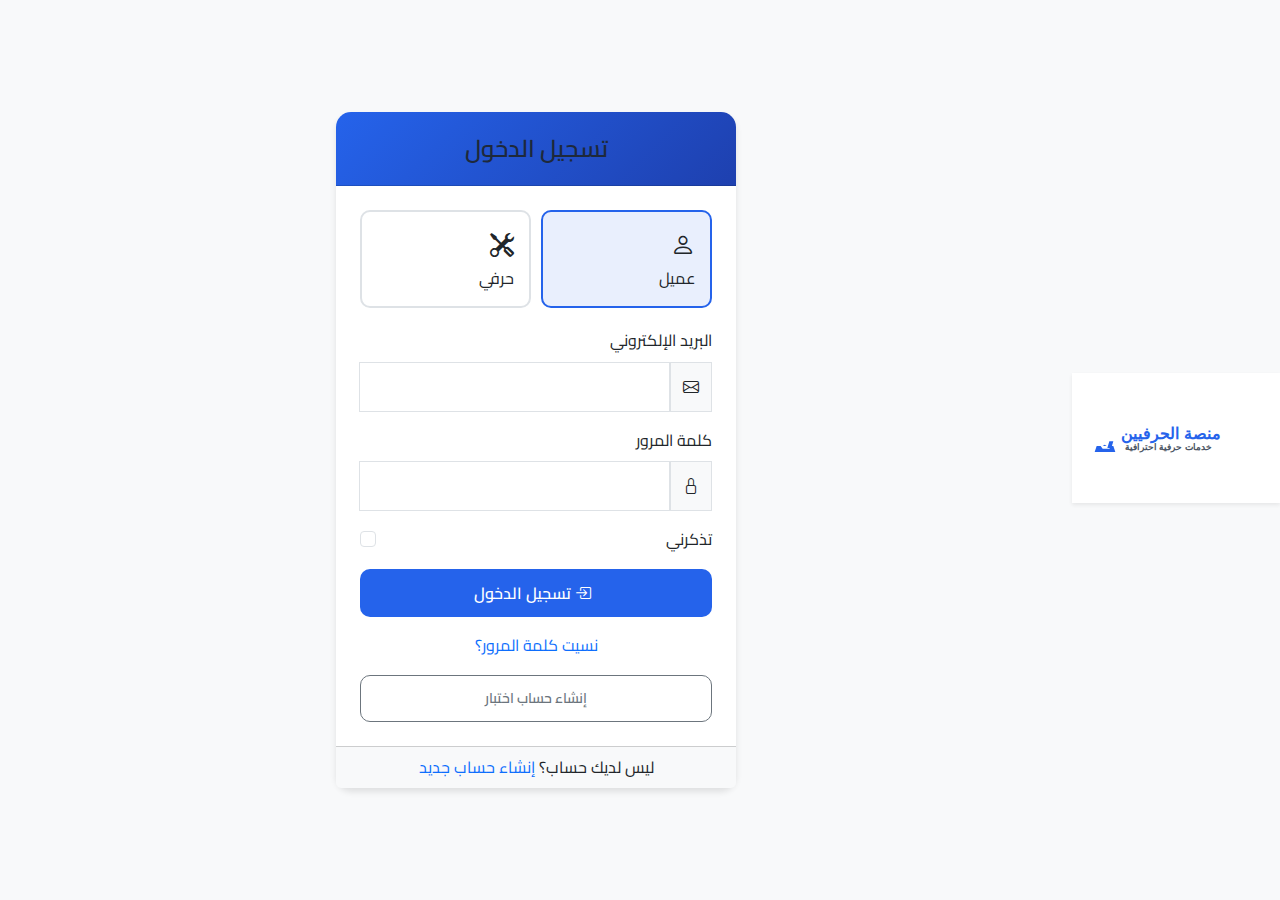
<file: frontend/login.html>
<!DOCTYPE html>
<html lang="ar" dir="rtl">
<head>
  <meta charset="UTF-8">
  <meta name="viewport" content="width=device-width, initial-scale=1.0">
  <title>تسجيل الدخول - منصة الحرفيين</title>
  <link href="https://cdn.jsdelivr.net/npm/bootstrap@5.3.3/dist/css/bootstrap.min.css" rel="stylesheet">
  <link href="https://fonts.googleapis.com/css2?family=Cairo:wght@400;500;600;700&display=swap" rel="stylesheet">
  <link rel="stylesheet" href="https://cdn.jsdelivr.net/npm/bootstrap-icons@1.11.3/font/bootstrap-icons.min.css">
  <link rel="stylesheet" href="css/styles.css">
  <style>
    :root {
      --primary-color: #2563eb;
      --secondary-color: #1e40af;
    }
    
    body {
      font-family: 'Cairo', sans-serif;
      background-color: #f8f9fa;
      min-height: 100vh;
      display: flex;
      align-items: center;
    }
    
    .login-container {
      max-width: 400px;
      width: 100%;
      margin: 0 auto;
    }
    
    .card {
      border: none;
      border-radius: 15px;
      box-shadow: 0 4px 6px rgba(0,0,0,0.1);
    }
    
    .card-header {
      background: linear-gradient(135deg, var(--primary-color) 0%, var(--secondary-color) 100%);
      color: white;
      border-radius: 15px 15px 0 0 !important;
      padding: 20px;
      text-align: center;
    }
    
    .form-control {
      border-radius: 10px;
      padding: 12px;
      border: 1px solid #dee2e6;
    }
    
    .form-control:focus {
      border-color: var(--primary-color);
      box-shadow: 0 0 0 0.2rem rgba(37, 99, 235, 0.25);
    }
    
    .btn {
      border-radius: 10px;
      padding: 12px;
      font-weight: 600;
    }
    
    .btn-primary {
      background: var(--primary-color);
      border: none;
    }
    
    .btn-primary:hover {
      background: var(--secondary-color);
    }
    
    .role-selector {
      display: flex;
      gap: 10px;
      margin-bottom: 20px;
    }
    
    .role-btn {
      flex: 1;
      padding: 15px;
      border: 2px solid #dee2e6;
      border-radius: 10px;
      background: white;
      cursor: pointer;
      transition: all 0.3s ease;
    }
    
    .role-btn:hover {
      border-color: var(--primary-color);
      background: rgba(37, 99, 235, 0.05);
    }
    
    .role-btn.active {
      border-color: var(--primary-color);
      background: rgba(37, 99, 235, 0.1);
    }
    
    .role-btn i {
      font-size: 24px;
      margin-bottom: 10px;
    }
    
    .alert {
      border-radius: 10px;
      margin-bottom: 20px;
    }
  </style>
</head>
<body>
  <!-- Navigation -->
  <nav class="navbar navbar-expand-lg navbar-light bg-white shadow-sm mb-4">
    <div class="container">
      <a class="navbar-brand" href="index.html">
        <img src="images/logo.svg" alt="منصة الحرفيين" height="40">
      </a>
    </div>
  </nav>

  <div class="container">
    <div class="login-container">
      <div class="card">
        <div class="card-header">
          <h4 class="mb-0">تسجيل الدخول</h4>
        </div>
        <div class="card-body p-4">
          <div id="loginAlert" class="alert d-none" role="alert">
            <i class="bi bi-exclamation-triangle me-2"></i>
            <span id="loginAlertMessage"></span>
          </div>
          
          <div class="role-selector">
            <div class="role-btn active" data-role="user">
              <i class="bi bi-person"></i>
              <div>عميل</div>
            </div>
            <div class="role-btn" data-role="worker">
              <i class="bi bi-tools"></i>
              <div>حرفي</div>
            </div>
          </div>
          
          <form id="loginForm">
            <div class="mb-3">
              <label for="email" class="form-label">البريد الإلكتروني</label>
              <div class="input-group">
                <span class="input-group-text"><i class="bi bi-envelope"></i></span>
                <input type="email" class="form-control" id="email" required>
              </div>
            </div>
            
            <div class="mb-3">
              <label for="password" class="form-label">كلمة المرور</label>
              <div class="input-group">
                <span class="input-group-text"><i class="bi bi-lock"></i></span>
                <input type="password" class="form-control" id="password" required>
              </div>
            </div>
            
            <div class="mb-3 form-check">
              <input type="checkbox" class="form-check-input" id="rememberMe">
              <label class="form-check-label" for="rememberMe">تذكرني</label>
            </div>
            
            <button type="submit" class="btn btn-primary w-100 mb-3">
              <i class="bi bi-box-arrow-in-right me-2"></i>
              تسجيل الدخول
            </button>
            
            <div class="text-center">
              <a href="forgot-password.html" class="text-decoration-none">نسيت كلمة المرور؟</a>
            </div>
            
            <!-- Debug button - for development only -->
            <div class="mt-3">
              <button type="button" id="createTestAccount" class="btn btn-sm btn-outline-secondary w-100">إنشاء حساب اختبار</button>
            </div>
          </form>
        </div>
        <div class="card-footer text-center bg-light">
          <p class="mb-0">ليس لديك حساب؟ <a href="register.html" class="text-decoration-none">إنشاء حساب جديد</a></p>
        </div>
      </div>
    </div>
  </div>

  <script src="https://cdn.jsdelivr.net/npm/bootstrap@5.3.3/dist/js/bootstrap.bundle.min.js"></script>
  <script>
    // وظيفة لتشفير كلمة المرور باستخدام Base64
    function encryptPassword(password) {
      // في الإصدار الحقيقي، يجب استخدام تشفير قوي على الخادم
      // هذه وظيفة بسيطة لأغراض العرض فقط
      // حل مشكلة الأحرف غير اللاتينية
      try {
        // Convert to UTF-8 first to handle Unicode characters
        return btoa(unescape(encodeURIComponent(password)));
      } catch (e) {
        console.error('Encryption error:', e);
        // Fallback to basic hash for demo purposes
        return 'encoded_' + password;
      }
    }
    
    document.addEventListener('DOMContentLoaded', function() {
      const roleSelector = document.querySelector('.role-selector');
      const roleBtns = document.querySelectorAll('.role-btn');
      const loginForm = document.getElementById('loginForm');
      const loginAlert = document.getElementById('loginAlert');
      const loginAlertMessage = document.getElementById('loginAlertMessage');
      const createTestAccountBtn = document.getElementById('createTestAccount');
      
      let isSubmitting = false;
      
      // Create test account button
      createTestAccountBtn.addEventListener('click', function() {
        try {
          // Get existing users
          const users = JSON.parse(localStorage.getItem('users') || '[]');
          
          // Check if test user already exists
          const existingUser = users.find(u => u.email === 'mazen@gmail.com');
          if (existingUser) {
            showAlert('حساب الاختبار موجود بالفعل', 'info');
            console.log('Test account already exists:', existingUser);
            return;
          }
          
          // Create test user
          const testUser = {
            id: 'user_test_' + Date.now(),
            name: 'مازن محمد',
            email: 'mazen@gmail.com',
            phone: '01234567890',
            password: encryptPassword('As12345*'),
            role: 'user',
            createdAt: new Date().toISOString()
          };
          
          // Add test user
          users.push(testUser);
          localStorage.setItem('users', JSON.stringify(users));
          
          // Show success message
          showAlert('تم إنشاء حساب الاختبار بنجاح', 'success');
          console.log('Created test account:', testUser);
          
          // Fill login form
          document.getElementById('email').value = 'mazen@gmail.com';
          document.getElementById('password').value = 'As12345*';
          document.querySelector('.role-btn[data-role="user"]').click();
        } catch (error) {
          console.error('Error creating test account:', error);
          showAlert('حدث خطأ أثناء إنشاء حساب الاختبار');
        }
      });
      
      // Role selection
      roleBtns.forEach(btn => {
        btn.addEventListener('click', function() {
          roleBtns.forEach(b => b.classList.remove('active'));
          this.classList.add('active');
        });
      });
      
      // Form submission
      loginForm.addEventListener('submit', function(e) {
        e.preventDefault();
        
        if (isSubmitting) return;
        isSubmitting = true;
        
        const email = document.getElementById('email').value.trim().toLowerCase();
        const password = document.getElementById('password').value;
        const selectedRole = document.querySelector('.role-btn.active').dataset.role;
        
        // استرجاع بيانات المستخدمين من localStorage
        const users = JSON.parse(localStorage.getItem('users') || '[]');
        
        console.log('Users data:', users);
        console.log('Trying to login with:', { email, password, role: selectedRole });
        
        // البحث عن المستخدم المطابق
        const user = users.find(u => 
          u.email.toLowerCase() === email && 
          u.password === encryptPassword(password) && 
          u.role === selectedRole
        );
        
        console.log('Found user:', user);
        
        if (user) {
          showAlert('تم تسجيل الدخول بنجاح', 'success');
          
          // تخزين بيانات المستخدم الحالي
          localStorage.setItem('currentUser', JSON.stringify(user));
          
          // توجيه المستخدم إلى الصفحة المناسبة
          setTimeout(() => {
            if (user.role === 'worker') {
              window.location.href = 'worker-dashboard.html';
            } else {
              window.location.href = 'dashboard.html';
            }
          }, 1000);
        } else {
          showAlert('البريد الإلكتروني أو كلمة المرور غير صحيحة');
          isSubmitting = false;
        }
      });
      
      function showAlert(message, type = 'danger') {
        const alertElement = document.getElementById('loginAlert');
        const alertMessage = document.getElementById('loginAlertMessage');
        
        alertMessage.textContent = message;
        alertElement.classList.remove('alert-danger', 'alert-success', 'd-none');
        alertElement.classList.add(`alert-${type}`);
        
        if (type === 'success') {
          setTimeout(() => {
            alertElement.classList.add('d-none');
          }, 2000);
        } else {
          setTimeout(() => {
            alertElement.classList.add('d-none');
          }, 5000);
        }
      }
    });
  </script>
</body>
</html>
</file>
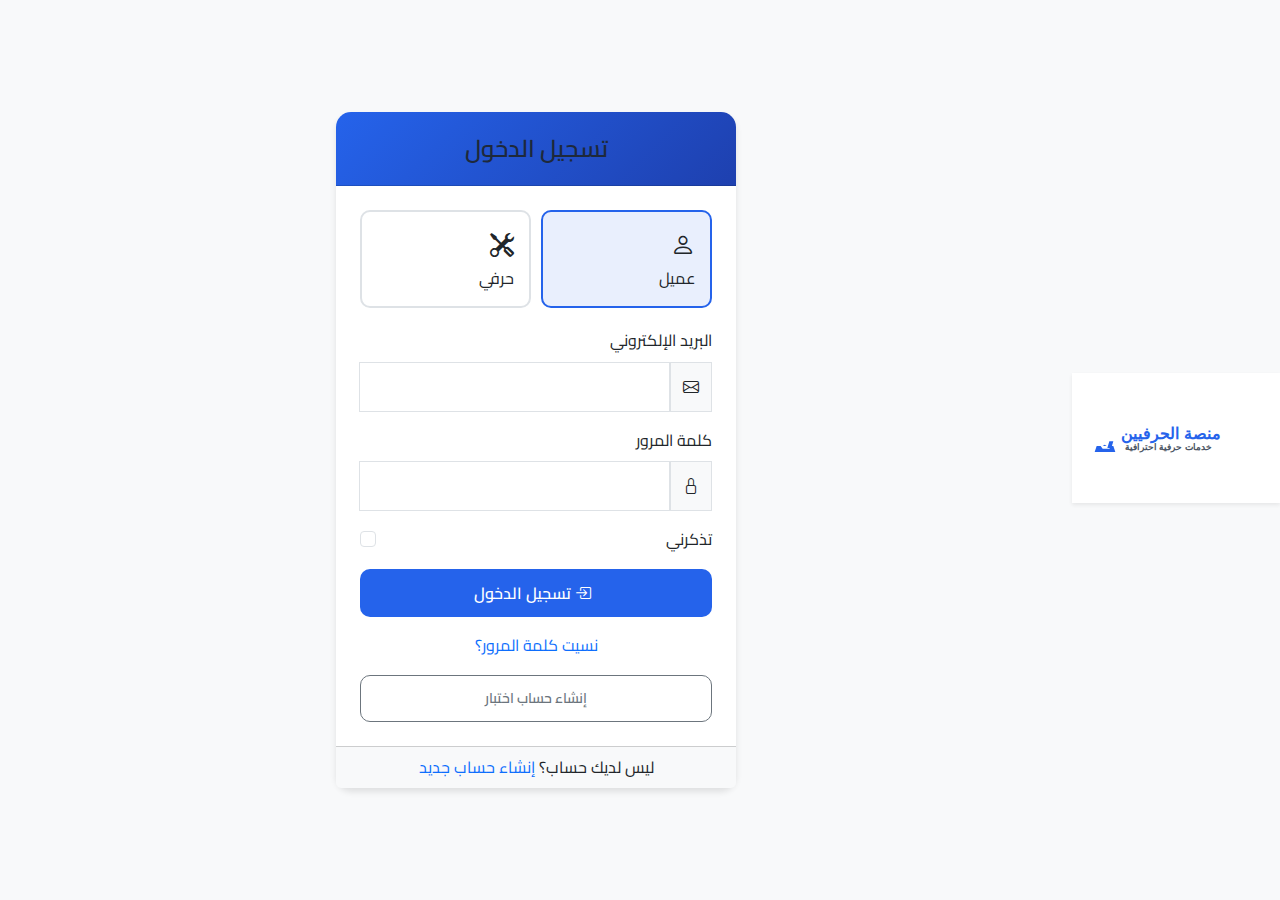
<file: frontend/profile.html>
<!DOCTYPE html>
<html lang="ar" dir="rtl">
<head>
    <meta charset="UTF-8">
    <meta name="viewport" content="width=device-width, initial-scale=1.0">
    <title>الملف الشخصي - منصة الحرفيين</title>
    <link href="https://cdn.jsdelivr.net/npm/bootstrap@5.3.3/dist/css/bootstrap.min.css" rel="stylesheet">
    <link href="https://fonts.googleapis.com/css2?family=Cairo:wght@400;500;600;700&display=swap" rel="stylesheet">
    <link rel="stylesheet" href="https://cdn.jsdelivr.net/npm/bootstrap-icons@1.11.3/font/bootstrap-icons.min.css">
    <style>
        body {
            font-family: 'Cairo', sans-serif;
            background-color: #f8f9fa;
        }
        .profile-container {
            max-width: 900px;
            margin: 0 auto;
            padding: 20px;
        }
        .card {
            border-radius: 15px;
            box-shadow: 0 4px 6px rgba(0,0,0,0.1);
            margin-bottom: 20px;
        }
        .card-header {
            background: linear-gradient(135deg, #2563eb 0%, #1e40af 100%);
            color: white;
            border-radius: 15px 15px 0 0 !important;
            padding: 15px 20px;
        }
        .btn-primary {
            background: #2563eb;
            border: none;
            border-radius: 10px;
            padding: 10px 20px;
        }
        .btn-primary:hover {
            background: #1e40af;
        }
        .profile-picture-container {
            position: relative;
            width: 150px;
            height: 150px;
            margin: 0 auto 20px;
        }
        .profile-picture {
            width: 150px;
            height: 150px;
            border-radius: 50%;
            object-fit: cover;
            border: 3px solid #2563eb;
            background-color: #e9ecef;
        }
        .upload-icon {
            position: absolute;
            bottom: 0;
            right: 0;
            background-color: #2563eb;
            color: white;
            border-radius: 50%;
            width: 40px;
            height: 40px;
            display: flex;
            align-items: center;
            justify-content: center;
            cursor: pointer;
            transition: all 0.3s ease;
        }
        .upload-icon:hover {
            background-color: #1e40af;
            transform: scale(1.1);
        }
        .form-section {
            margin-bottom: 30px;
        }
        .form-label {
            font-weight: 600;
        }
        .status-badge {
            background-color: #d4edda;
            color: #155724;
            padding: 5px 15px;
            border-radius: 20px;
            font-size: 0.9rem;
        }
        #profilePictureInput {
            display: none;
        }
        /* أنماط معرض الأعمال */
        .gallery-container {
            display: grid;
            grid-template-columns: repeat(3, 1fr);
            grid-gap: 15px;
            margin-top: 20px;
        }
        /* التبديل إلى عرض شبكي عادي */
        #workGallery {
            display: flex;
            flex-wrap: wrap;
            gap: 15px;
        }
        .gallery-img {
            height: 180px;
            object-fit: cover;
        }
        .gallery-item {
            position: relative;
            border-radius: 10px;
            overflow: hidden;
            height: 180px;
            background-color: #e9ecef;
        }
        .gallery-item img {
            width: 100%;
            height: 100%;
            object-fit: cover;
            transition: transform 0.3s ease;
        }
        .gallery-item:hover img {
            transform: scale(1.05);
        }
        .gallery-item .remove-btn {
            position: absolute;
            top: 5px;
            right: 5px;
            background-color: rgba(220, 53, 69, 0.8);
            color: white;
            border: none;
            border-radius: 50%;
            width: 30px;
            height: 30px;
            display: flex;
            align-items: center;
            justify-content: center;
            cursor: pointer;
            opacity: 0;
            transition: opacity 0.3s ease;
        }
        .gallery-item:hover .remove-btn {
            opacity: 1;
        }
        .add-photo-item {
            display: flex;
            flex-direction: column;
            align-items: center;
            justify-content: center;
            border: 2px dashed #dee2e6;
            border-radius: 10px;
            cursor: pointer;
            height: 180px;
            transition: all 0.3s ease;
            margin-bottom: 15px;
        }
        .add-photo-item:hover {
            border-color: #2563eb;
            background-color: rgba(37, 99, 235, 0.05);
        }
        .add-photo-item i {
            font-size: 2rem;
            color: #6c757d;
            margin-bottom: 10px;
        }
        #galleryInput {
            display: none;
        }
        .gallery-modal-image {
            max-width: 100%;
            max-height: 80vh;
            object-fit: contain;
        }
    </style>
</head>
<body>
    <nav class="navbar navbar-expand-lg navbar-light bg-white shadow-sm">
        <div class="container">
            <a class="navbar-brand" href="index.html">
                <img src="images/logo.svg" alt="منصة الحرفيين" height="40">
            </a>
            <div class="d-flex align-items-center">
                <a href="#" id="dashboardLink" class="btn btn-outline-primary me-2">
                    <i class="bi bi-speedometer2"></i> لوحة التحكم
                </a>
                <button class="btn btn-outline-danger" onclick="logout()">
                    <i class="bi bi-box-arrow-right"></i> تسجيل الخروج
                </button>
            </div>
        </div>
    </nav>

    <div class="profile-container mt-4">
        <div class="row">
            <div class="col-lg-4">
                <div class="card">
                    <div class="card-header">
                        <h5 class="mb-0">معلومات الحساب</h5>
                    </div>
                    <div class="card-body text-center">
                        <div class="profile-picture-container">
                            <img id="profilePicture" src="https://via.placeholder.com/150x150.png?text=User+Profile" alt="الصورة الشخصية" class="profile-picture">
                            <label for="profilePictureInput" class="upload-icon">
                                <i class="bi bi-camera"></i>
                            </label>
                            <input type="file" id="profilePictureInput" accept="image/*">
                        </div>
                        <h5 id="userName" class="mb-1"></h5>
                        <p id="userRole" class="text-muted"></p>
                        <p id="userStatus" class="status-badge mt-2 d-inline-block">نشط</p>
                    </div>
                </div>
            </div>
            <div class="col-lg-8">
                <div class="card">
                    <div class="card-header">
                        <h5 class="mb-0">تعديل الملف الشخصي</h5>
                    </div>
                    <div class="card-body">
                        <form id="profileForm">
                            <div class="row form-section">
                                <div class="col-md-6 mb-3">
                                    <label for="name" class="form-label">الاسم الكامل</label>
                                    <input type="text" class="form-control" id="name" required>
                                </div>
                                <div class="col-md-6 mb-3">
                                    <label for="phone" class="form-label">رقم الهاتف</label>
                                    <input type="tel" class="form-control" id="phone" required>
                                </div>
                            </div>
                            
                            <div class="form-section">
                                <label for="email" class="form-label">البريد الإلكتروني</label>
                                <input type="email" class="form-control" id="email" readonly>
                                <small class="text-muted">لا يمكن تغيير البريد الإلكتروني</small>
                            </div>
                            
                            <div id="workerFields" class="form-section">
                                <h6 class="mb-3">معلومات العمل</h6>
                                <div class="mb-3">
                                    <label for="profession" class="form-label">المهنة</label>
                                    <select class="form-select" id="profession">
                                        <option value="نجار">نجار</option>
                                        <option value="سباك">سباك</option>
                                        <option value="كهربائي">كهربائي</option>
                                        <option value="بناء">بناء</option>
                                        <option value="دهان">دهان</option>
                                        <option value="حداد">حداد</option>
                                        <option value="ميكانيكي">ميكانيكي</option>
                                        <option value="فني تكييف">فني تكييف</option>
                                        <option value="فني أجهزة منزلية">فني أجهزة منزلية</option>
                                        <option value="مبلط">مبلط</option>
                                    </select>
                                </div>
                                <div class="mb-3">
                                    <label for="location" class="form-label">الموقع / المدينة</label>
                                    <select class="form-select" id="location">
                                        <option value="القاهرة">القاهرة</option>
                                        <option value="الإسكندرية">الإسكندرية</option>
                                        <option value="الجيزة">الجيزة</option>
                                        <option value="بورسعيد">بورسعيد</option>
                                        <option value="السويس">السويس</option>
                                        <option value="المنصورة">المنصورة</option>
                                        <option value="طنطا">طنطا</option>
                                        <option value="الزقازيق">الزقازيق</option>
                                        <option value="أسيوط">أسيوط</option>
                                        <option value="الإسماعيلية">الإسماعيلية</option>
                                        <option value="الأقصر">الأقصر</option>
                                        <option value="أسوان">أسوان</option>
                                        <option value="شرم الشيخ">شرم الشيخ</option>
                                        <option value="المنيا">المنيا</option>
                                        <option value="دمياط">دمياط</option>
                                        <option value="بني سويف">بني سويف</option>
                                        <option value="أخرى">أخرى</option>
                                    </select>
                                </div>
                                <div class="mb-3">
                                    <label for="description" class="form-label">وصف مختصر عن عملك</label>
                                    <textarea class="form-control" id="description" rows="3"></textarea>
                                </div>
                                <div class="mb-3">
                                    <label for="price" class="form-label">سعر الخدمة الأساسي (ج.م)</label>
                                    <input type="number" class="form-control" id="price" min="100">
                                </div>
                                <div class="mb-3">
                                    <label class="form-label">أنواع الخدمات التي تقدمها</label>
                                    <div id="serviceTypesContainer" class="mb-2">
                                        <!-- سيتم إضافة قائمة أنواع الخدمات ديناميكياً -->
                                    </div>
                                    <small class="text-muted">سيتم عرض هذه الخدمات للعملاء عند حجز خدمة معك</small>
                                </div>
                            </div>
                            
                            <button type="submit" class="btn btn-primary w-100">
                                <i class="bi bi-save"></i> حفظ التغييرات
                            </button>
                        </form>
                    </div>
                </div>

                <!-- معرض الأعمال (يظهر فقط للحرفيين) -->
                <div id="gallerySection" class="card mt-4">
                    <div class="card-header d-flex justify-content-between align-items-center">
                        <h5 class="mb-0">معرض الأعمال</h5>
                        <span class="text-muted fs-6">أضف صور لأعمالك السابقة</span>
                    </div>
                    <div class="card-body">
                        <div class="gallery-container" id="workGallery">
                            <!-- هنا سيتم عرض الصور -->
                        </div>
                        <input type="file" id="galleryInput" accept="image/*" multiple style="display: none;">
                    </div>
                </div>
            </div>
        </div>
    </div>

    <!-- رسالة النجاح -->
    <div class="modal fade" id="successModal" tabindex="-1" aria-hidden="true">
        <div class="modal-dialog modal-dialog-centered">
            <div class="modal-content">
                <div class="modal-body text-center py-4">
                    <i class="bi bi-check-circle-fill text-success" style="font-size: 4rem;"></i>
                    <h4 class="mt-3">تم حفظ التغييرات بنجاح!</h4>
                    <p class="text-muted">تم تحديث معلومات الملف الشخصي الخاص بك بنجاح.</p>
                </div>
                <div class="modal-footer">
                    <button type="button" class="btn btn-primary" data-bs-dismiss="modal">حسنًا</button>
                </div>
            </div>
        </div>
    </div>

    <script src="https://cdn.jsdelivr.net/npm/bootstrap@5.3.3/dist/js/bootstrap.bundle.min.js"></script>
    <script>
        document.addEventListener('DOMContentLoaded', function() {
            // التحقق من تسجيل الدخول
            const currentUser = JSON.parse(localStorage.getItem('currentUser'));
            if (!currentUser) {
                window.location.href = 'login.html';
                return;
            }

            // تحديد رابط لوحة التحكم المناسب
            const dashboardLink = document.getElementById('dashboardLink');
            if (currentUser.role === 'worker') {
                dashboardLink.href = 'worker-dashboard.html';
            } else {
                dashboardLink.href = 'dashboard.html';
            }

            // ملء بيانات المستخدم
            document.getElementById('userName').textContent = currentUser.name;
            document.getElementById('userRole').textContent = currentUser.role === 'worker' ? 'حرفي' : 'عميل';
            document.getElementById('name').value = currentUser.name;
            document.getElementById('phone').value = currentUser.phone;
            document.getElementById('email').value = currentUser.email;

            // التحقق من وجود صورة شخصية
            if (currentUser.profileImage) {
                document.getElementById('profilePicture').src = currentUser.profileImage;
            }
            
            // إظهار/إخفاء حقول الحرفي
            if (currentUser.role === 'worker') {
                document.getElementById('workerFields').style.display = 'block';
                if (currentUser.profession) {
                    document.getElementById('profession').value = currentUser.profession;
                    // عرض قائمة أنواع الخدمات حسب المهنة
                    updateServiceTypeOptions(currentUser.profession, currentUser.services || []);
                }
                // ملء بيانات الموقع إذا كانت متوفرة
                if (currentUser.location) {
                    document.getElementById('location').value = currentUser.location;
                }
                if (currentUser.description) {
                    document.getElementById('description').value = currentUser.description;
                }
                if (currentUser.price) {
                    document.getElementById('price').value = currentUser.price;
                }
            } else {
                document.getElementById('workerFields').style.display = 'none';
            }
            
            // تغيير أنواع الخدمات عند تغيير المهنة
            document.getElementById('profession').addEventListener('change', function(e) {
                const profession = e.target.value;
                updateServiceTypeOptions(profession, []);
            });

            // معالجة تغيير الصورة الشخصية
            document.getElementById('profilePictureInput').addEventListener('change', function(e) {
                if (this.files && this.files[0]) {
                    const reader = new FileReader();
                    reader.onload = function(e) {
                        document.getElementById('profilePicture').src = e.target.result;
                        // تخزين الصورة مؤقتاً للحفظ مع بيانات المستخدم
                        window.profileImageToSave = e.target.result;
                    };
                    reader.readAsDataURL(this.files[0]);
                }
            });
            
            // إدارة معرض الأعمال (للحرفيين فقط)
            handleGalleryManagement();
            
            // معالجة نموذج الملف الشخصي
            document.getElementById('profileForm').addEventListener('submit', function(e) {
                e.preventDefault();
                
                const name = document.getElementById('name').value.trim();
                const phone = document.getElementById('phone').value.trim();
                
                // التحقق من صحة البيانات
                if (!name || !phone) {
                    alert('الرجاء ملء جميع الحقول المطلوبة');
                    return;
                }
                
                let userData = {
                    name: name,
                    phone: phone
                };
                
                // إضافة بيانات الحرفي إذا كان المستخدم حرفي
                if (currentUser.role === 'worker') {
                    const profession = document.getElementById('profession').value;
                    const location = document.getElementById('location').value;
                    const description = document.getElementById('description').value.trim();
                    const price = parseInt(document.getElementById('price').value);
                    
                    // جمع الخدمات المحددة
                    const serviceCheckboxes = document.querySelectorAll('.service-checkbox:checked');
                    const services = Array.from(serviceCheckboxes).map(checkbox => checkbox.value);
                    
                    if (!profession || price < 100) {
                        alert('الرجاء إدخال معلومات العمل بشكل صحيح');
                        return;
                    }
                    
                    if (services.length === 0) {
                        alert('الرجاء تحديد خدمة واحدة على الأقل');
                        return;
                    }
                    
                    userData.profession = profession;
                    userData.location = location;
                    userData.description = description;
                    userData.price = price;
                    userData.services = services;
                }
                
                // تحديث بيانات المستخدم
                updateUserData(userData);
                
                // عرض رسالة النجاح
                const successModal = new bootstrap.Modal(document.getElementById('successModal'));
                successModal.show();
            });
        });

        // إدارة معرض الأعمال (للحرفيين فقط)
        function handleGalleryManagement() {
            // الحصول على بيانات المستخدم الحالي من التخزين المحلي
            const currentUser = JSON.parse(localStorage.getItem('currentUser'));
            
            if (currentUser.role !== 'worker') {
                document.getElementById('gallerySection').style.display = 'none';
                return;
            }
            
            // التأكد من وجود مصفوفة المعرض
            if (!currentUser.gallery) {
                currentUser.gallery = [];
                localStorage.setItem('currentUser', JSON.stringify(currentUser));
            }
            
            // عرض الصور الحالية
            renderGallery();
            
            // معالجة رفع الصور
            const galleryInput = document.getElementById('galleryInput');
            
            // إضافة مستمع للزر المخفي
            galleryInput.addEventListener('change', function() {
                console.log('تم اختيار الملفات:', galleryInput.files);
                
                if (galleryInput.files && galleryInput.files.length > 0) {
                    const maxImages = 6;
                    const remainingSlots = maxImages - (currentUser.gallery ? currentUser.gallery.length : 0);
                    
                    if (remainingSlots <= 0) {
                        alert('لقد وصلت إلى الحد الأقصى من الصور (6 صور)');
                        return;
                    }
                    
                    const filesToProcess = Math.min(galleryInput.files.length, remainingSlots);
                    alert(`جاري معالجة ${filesToProcess} صور...`);
                    
                    let processedImages = 0;
                    
                    // إنشاء مصفوفة المعرض إذا لم تكن موجودة
                    if (!currentUser.gallery) {
                        currentUser.gallery = [];
                    }
                    
                    for (let i = 0; i < filesToProcess; i++) {
                        const file = galleryInput.files[i];
                        const reader = new FileReader();
                        
                        reader.onload = function(e) {
                            // إضافة الصورة إلى المصفوفة
                            const updatedUser = JSON.parse(localStorage.getItem('currentUser')); // الحصول على أحدث البيانات
                            if (!updatedUser.gallery) {
                                updatedUser.gallery = [];
                            }
                            
                            updatedUser.gallery.push(e.target.result);
                            localStorage.setItem('currentUser', JSON.stringify(updatedUser));
                            
                            processedImages++;
                            
                            // إذا تم معالجة جميع الصور، تحديث العرض
                            if (processedImages === filesToProcess) {
                                renderGallery();
                                alert('تمت إضافة الصور بنجاح');
                            }
                        };
                        
                        reader.onerror = function() {
                            alert('حدث خطأ أثناء قراءة الملف');
                            processedImages++;
                        };
                        
                        reader.readAsDataURL(file);
                    }
                }
            });
        }
        
        function renderGallery() {
            // الحصول على بيانات المستخدم الحالي
            const currentUser = JSON.parse(localStorage.getItem('currentUser'));
            const galleryContainer = document.getElementById('workGallery');
            galleryContainer.innerHTML = '';
            
            // إضافة تنسيق شبكي للمعرض
            galleryContainer.className = 'row mb-3';
            
            if (!currentUser.gallery || currentUser.gallery.length === 0) {
                const emptyCol = document.createElement('div');
                emptyCol.className = 'col-12 text-center';
                
                const emptyMsg = document.createElement('p');
                emptyMsg.className = 'text-muted mb-4';
                emptyMsg.textContent = 'لا توجد صور في معرض أعمالك. قم بإضافة صور لعرض أعمالك.';
                
                // إضافة زر إضافة صورة عندما لا توجد صور
                const addPhotoLabel = document.createElement('label');
                addPhotoLabel.htmlFor = 'galleryInput';
                addPhotoLabel.className = 'btn btn-outline-primary';
                addPhotoLabel.innerHTML = '<i class="bi bi-plus-circle me-2"></i>إضافة صورة';
                
                emptyCol.appendChild(emptyMsg);
                emptyCol.appendChild(addPhotoLabel);
                galleryContainer.appendChild(emptyCol);
                return;
            }
            
            currentUser.gallery.forEach((image, index) => {
                const imgCol = document.createElement('div');
                imgCol.className = 'col-md-4 col-sm-6 mb-3';
                
                const imgCard = document.createElement('div');
                imgCard.className = 'card h-100';
                
                const img = document.createElement('img');
                img.src = image;
                img.className = 'card-img-top gallery-img';
                img.alt = `صورة معرض ${index + 1}`;
                
                const cardBody = document.createElement('div');
                cardBody.className = 'card-body text-center';
                
                const deleteBtn = document.createElement('button');
                deleteBtn.className = 'btn btn-sm btn-danger';
                deleteBtn.textContent = 'حذف';
                deleteBtn.onclick = function() {
                    deleteGalleryImage(index);
                };
                
                cardBody.appendChild(deleteBtn);
                imgCard.appendChild(img);
                imgCard.appendChild(cardBody);
                imgCol.appendChild(imgCard);
                galleryContainer.appendChild(imgCol);
            });
            
            // إضافة زر إضافة صورة في نهاية المعرض
            const addBtnContainer = document.createElement('div');
            addBtnContainer.className = 'col-12 text-center mt-3';
            
            const addPhotoLabel = document.createElement('label');
            addPhotoLabel.htmlFor = 'galleryInput';
            addPhotoLabel.className = 'btn btn-outline-primary';
            addPhotoLabel.innerHTML = '<i class="bi bi-plus-circle me-2"></i>إضافة صورة جديدة';
            
            addBtnContainer.appendChild(addPhotoLabel);
            
            // إضافة في الأسفل بعد المعرض
            document.querySelector('#gallerySection .card-body').appendChild(addBtnContainer);
        }
        
        function deleteGalleryImage(index) {
            // الحصول على بيانات المستخدم الحالي
            const currentUser = JSON.parse(localStorage.getItem('currentUser'));
            if (confirm('هل أنت متأكد من حذف هذه الصورة؟')) {
                currentUser.gallery.splice(index, 1);
                localStorage.setItem('currentUser', JSON.stringify(currentUser));
                renderGallery();
            }
        }
        
        function updateUserData(newData) {
            // الحصول على بيانات المستخدم الحالي
            const currentUser = JSON.parse(localStorage.getItem('currentUser'));
            // الحفاظ على البيانات الأساسية للمستخدم
            const updatedUser = {
                ...currentUser,
                ...newData
            };
            
            // إضافة الصورة الشخصية إذا تم تغييرها
            if (window.profileImageToSave) {
                updatedUser.profileImage = window.profileImageToSave;
                window.profileImageToSave = null; // مسح المتغير المؤقت
            }
            
            // الحفاظ على معرض الصور إذا كان موجودًا
            if (currentUser.gallery) {
                updatedUser.gallery = currentUser.gallery;
            }
            
            // تحديث البيانات في التخزين المحلي
            localStorage.setItem('currentUser', JSON.stringify(updatedUser));
            localStorage.setItem('users', JSON.stringify(
                JSON.parse(localStorage.getItem('users') || '[]').map(user => 
                    user.id === updatedUser.id ? updatedUser : user
                )
            ));
            
            alert('تم تحديث بياناتك بنجاح');
        }

        // تحديث أنواع الخدمات حسب المهنة
        function updateServiceTypeOptions(profession, selectedServices) {
            const serviceTypesContainer = document.getElementById('serviceTypesContainer');
            serviceTypesContainer.innerHTML = '';
            
            // تعريف قائمة الخدمات حسب المهنة
            const servicesByProfession = {
                'نجار': ['تركيب أثاث', 'صيانة أثاث', 'صناعة أثاث حسب الطلب', 'تركيب أبواب ونوافذ', 'تركيب أرضيات خشبية', 'إصلاح أضرار الخشب'],
                'سباك': ['إصلاح تسربات', 'تركيب حنفيات وخلاطات', 'تركيب أدوات صحية', 'صيانة شبكات المياه', 'إصلاح مضخات المياه', 'تركيب سخانات المياه'],
                'كهربائي': ['تركيب إنارة', 'صيانة دوائر كهربائية', 'تركيب مفاتيح وبرايز', 'إصلاح أعطال كهربائية', 'تركيب أنظمة أمان', 'توصيل وصيانة أجهزة كهربائية'],
                'بناء': ['بناء جدران', 'ترميم وإصلاح', 'أعمال اللياسة والطينة', 'تركيب أحجار ديكور', 'تشطيبات داخلية', 'تبليط'],
                'دهان': ['دهان داخلي', 'دهان خارجي', 'دهان أثاث', 'ورق جدران', 'دهان ديكوري', 'إزالة دهان قديم'],
                'حداد': ['تصنيع أبواب حديد', 'تصنيع نوافذ حديد', 'تصنيع هياكل معدنية', 'تصنيع درابزين وسلالم', 'إصلاح وصيانة أعمال حديد', 'تركيب حماية للنوافذ والشرفات'],
                'ميكانيكي': ['صيانة محركات', 'إصلاح أنظمة التبريد', 'إصلاح فرامل', 'تغيير زيت ومرشحات', 'إصلاح أنظمة التعليق', 'تشخيص أعطال إلكترونية'],
                'فني تكييف': ['تركيب مكيفات', 'صيانة مكيفات', 'إصلاح أعطال التبريد', 'تعبئة غاز التبريد', 'تنظيف وحدات التكييف', 'تركيب قطع غيار'],
                'فني أجهزة منزلية': ['إصلاح غسالات', 'إصلاح ثلاجات', 'إصلاح أفران', 'إصلاح مكيفات', 'إصلاح سخانات', 'إصلاح أجهزة صغيرة'],
                'مبلط': ['تركيب بلاط', 'تركيب سيراميك', 'تركيب رخام', 'تركيب جرانيت', 'تجديد فواصل البلاط', 'إزالة بلاط قديم']
            };
            
            // الخدمات الافتراضية إذا لم تكن المهنة في القائمة
            const defaultServices = ['تركيب', 'صيانة', 'إصلاح', 'استشارة'];
            
            // تحديد الخدمات المناسبة
            const services = servicesByProfession[profession] || defaultServices;
            
            // إنشاء مربعات اختيار للخدمات
            services.forEach(service => {
                const isChecked = selectedServices.includes(service);
                
                const div = document.createElement('div');
                div.className = 'form-check';
                
                const input = document.createElement('input');
                input.className = 'form-check-input service-checkbox';
                input.type = 'checkbox';
                input.id = `service-${service}`;
                input.name = 'services[]';
                input.value = service;
                input.checked = isChecked;
                
                const label = document.createElement('label');
                label.className = 'form-check-label';
                label.htmlFor = `service-${service}`;
                label.textContent = service;
                
                div.appendChild(input);
                div.appendChild(label);
                serviceTypesContainer.appendChild(div);
            });
        }

        // تسجيل الخروج
        function logout() {
            localStorage.removeItem('currentUser');
            window.location.href = 'index.html';
        }
    </script>
</body>
</html>
</file>
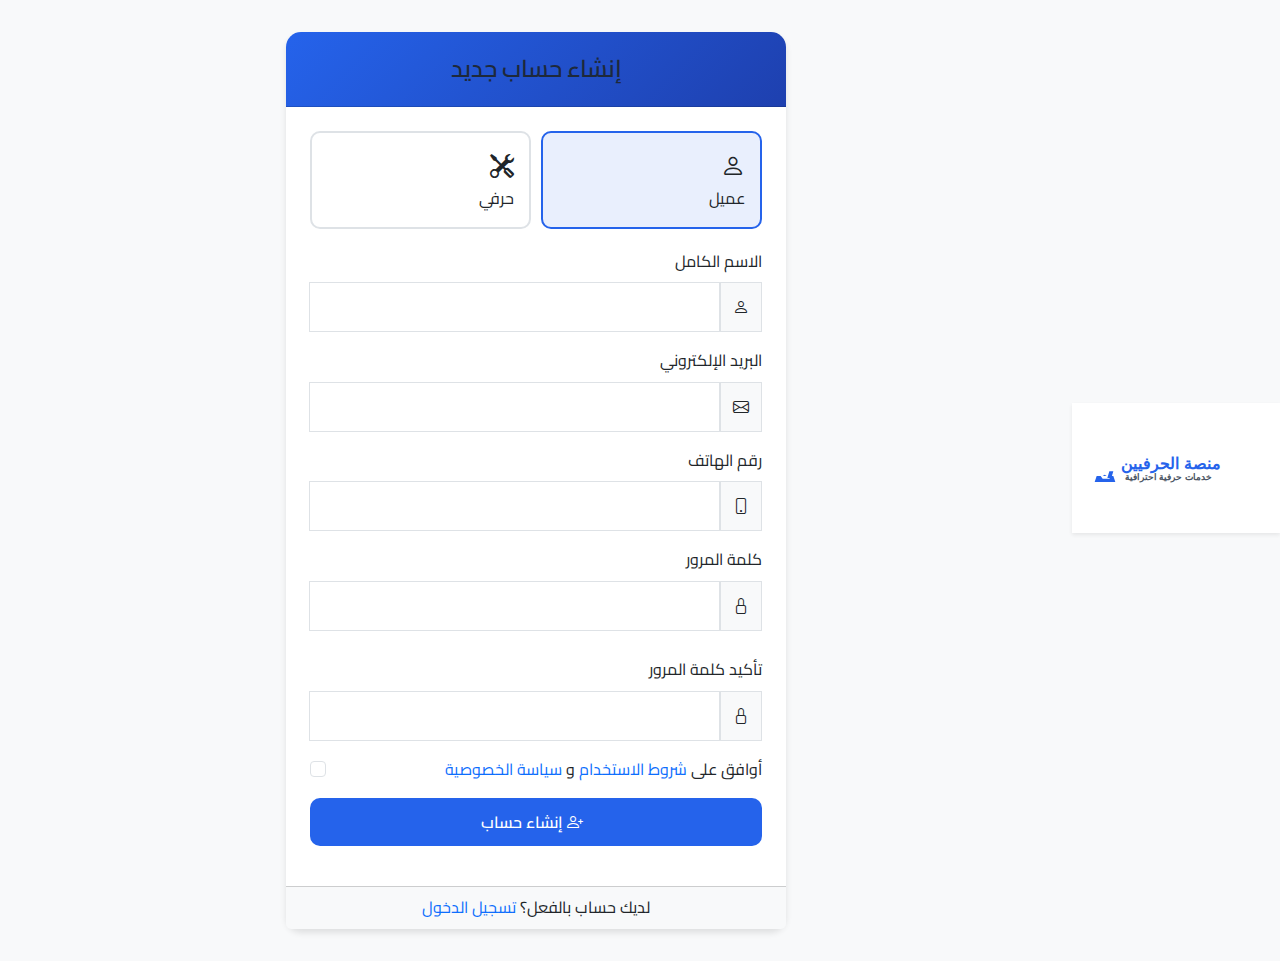
<file: frontend/register.html>
<!DOCTYPE html>
<html lang="ar" dir="rtl">
<head>
  <meta charset="UTF-8">
  <meta name="viewport" content="width=device-width, initial-scale=1.0">
  <title>إنشاء حساب - منصة الحرفيين</title>
  <link href="https://cdn.jsdelivr.net/npm/bootstrap@5.3.3/dist/css/bootstrap.min.css" rel="stylesheet">
  <link href="https://fonts.googleapis.com/css2?family=Cairo:wght@400;500;600;700&display=swap" rel="stylesheet">
  <link rel="stylesheet" href="https://cdn.jsdelivr.net/npm/bootstrap-icons@1.11.3/font/bootstrap-icons.min.css">
  <link rel="stylesheet" href="css/styles.css">
  <style>
    :root {
      --primary-color: #2563eb;
      --secondary-color: #1e40af;
    }
    
    body {
      font-family: 'Cairo', sans-serif;
      background-color: #f8f9fa;
      min-height: 100vh;
      display: flex;
      align-items: center;
    }
    
    .register-container {
      max-width: 500px;
      width: 100%;
      margin: 0 auto;
    }
    
    .card {
      border: none;
      border-radius: 15px;
      box-shadow: 0 4px 6px rgba(0,0,0,0.1);
    }
    
    .card-header {
      background: linear-gradient(135deg, var(--primary-color) 0%, var(--secondary-color) 100%);
      color: white;
      border-radius: 15px 15px 0 0 !important;
      padding: 20px;
      text-align: center;
    }
    
    .form-control {
      border-radius: 10px;
      padding: 12px;
      border: 1px solid #dee2e6;
    }
    
    .form-control:focus {
      border-color: var(--primary-color);
      box-shadow: 0 0 0 0.2rem rgba(37, 99, 235, 0.25);
    }
    
    .btn {
      border-radius: 10px;
      padding: 12px;
      font-weight: 600;
    }
    
    .btn-primary {
      background: var(--primary-color);
      border: none;
    }
    
    .btn-primary:hover {
      background: var(--secondary-color);
    }
    
    .role-selector {
      display: flex;
      gap: 10px;
      margin-bottom: 20px;
    }
    
    .role-btn {
      flex: 1;
      padding: 15px;
      border: 2px solid #dee2e6;
      border-radius: 10px;
      background: white;
      cursor: pointer;
      transition: all 0.3s ease;
    }
    
    .role-btn:hover {
      border-color: var(--primary-color);
      background: rgba(37, 99, 235, 0.05);
    }
    
    .role-btn.active {
      border-color: var(--primary-color);
      background: rgba(37, 99, 235, 0.1);
    }
    
    .role-btn i {
      font-size: 24px;
      margin-bottom: 10px;
    }
    
    .alert {
      border-radius: 10px;
      margin-bottom: 20px;
    }
    
    .password-strength {
      height: 5px;
      border-radius: 5px;
      margin-top: 5px;
      transition: all 0.3s ease;
    }
    
    .password-strength.weak {
      background-color: #dc3545;
      width: 25%;
    }
    
    .password-strength.medium {
      background-color: #ffc107;
      width: 50%;
    }
    
    .password-strength.strong {
      background-color: #28a745;
      width: 100%;
    }
  </style>
</head>
<body>
  <!-- Navigation -->
  <nav class="navbar navbar-expand-lg navbar-light bg-white shadow-sm mb-4">
    <div class="container">
      <a class="navbar-brand" href="index.html">
        <img src="images/logo.svg" alt="منصة الحرفيين" height="40">
      </a>
    </div>
  </nav>

  <div class="container">
    <div class="register-container">
      <div class="card">
        <div class="card-header">
          <h4 class="mb-0">إنشاء حساب جديد</h4>
        </div>
        <div class="card-body p-4">
          <div id="registerAlert" class="alert alert-danger d-none" role="alert">
            <i class="bi bi-exclamation-triangle me-2"></i>
            <span id="registerAlertMessage"></span>
          </div>
          
          <div class="role-selector">
            <div class="role-btn active" data-role="user">
              <i class="bi bi-person"></i>
              <div>عميل</div>
            </div>
            <div class="role-btn" data-role="worker">
              <i class="bi bi-tools"></i>
              <div>حرفي</div>
            </div>
            </div>

            <form id="registerForm">
            <div class="mb-3">
                <label for="name" class="form-label">الاسم الكامل</label>
                <div class="input-group">
                  <span class="input-group-text"><i class="bi bi-person"></i></span>
                <input type="text" class="form-control" id="name" required>
              </div>
              </div>

            <div class="mb-3">
              <label for="email" class="form-label">البريد الإلكتروني</label>
                <div class="input-group">
                <span class="input-group-text"><i class="bi bi-envelope"></i></span>
                <input type="email" class="form-control" id="email" required>
              </div>
            </div>
            
            <div class="mb-3">
              <label for="phone" class="form-label">رقم الهاتف</label>
              <div class="input-group">
                <span class="input-group-text"><i class="bi bi-phone"></i></span>
                <input type="tel" class="form-control" id="phone" required>
                </div>
              </div>

            <!-- Profession Selection (Visible only for workers) -->
            <div class="mb-3" id="professionField" style="display: none;">
              <label for="profession" class="form-label">اختر حرفتك</label>
                  <div class="input-group">
                <span class="input-group-text"><i class="bi bi-briefcase"></i></span>
                    <select class="form-select" id="profession">
                  <option value="">اختر حرفتك</option>
                  <option value="نجار">نجار</option>
                  <option value="سباك">سباك</option>
                  <option value="كهربائي">كهربائي</option>
                  <option value="بناء">بناء</option>
                  <option value="دهان">دهان</option>
                  <option value="حداد">حداد</option>
                  <option value="ميكانيكي">ميكانيكي</option>
                  <option value="فني تكييف">فني تكييف</option>
                  <option value="فني أجهزة منزلية">فني أجهزة منزلية</option>
                  <option value="مبلط">مبلط</option>
                    </select>
                  </div>
                </div>

            <!-- Location Selection (Visible only for workers) -->
            <div class="mb-3" id="locationField" style="display: none;">
              <label for="location" class="form-label">الموقع / المدينة</label>
                  <div class="input-group">
                <span class="input-group-text"><i class="bi bi-geo-alt"></i></span>
                    <select class="form-select" id="location">
                  <option value="">اختر موقعك</option>
                  <option value="القاهرة">القاهرة</option>
                  <option value="الإسكندرية">الإسكندرية</option>
                  <option value="الجيزة">الجيزة</option>
                  <option value="بورسعيد">بورسعيد</option>
                  <option value="السويس">السويس</option>
                  <option value="المنصورة">المنصورة</option>
                  <option value="طنطا">طنطا</option>
                  <option value="الزقازيق">الزقازيق</option>
                  <option value="أسيوط">أسيوط</option>
                  <option value="الإسماعيلية">الإسماعيلية</option>
                  <option value="الأقصر">الأقصر</option>
                  <option value="أسوان">أسوان</option>
                  <option value="شرم الشيخ">شرم الشيخ</option>
                  <option value="المنيا">المنيا</option>
                  <option value="دمياط">دمياط</option>
                  <option value="بني سويف">بني سويف</option>
                  <option value="أخرى">أخرى</option>
                    </select>
                  </div>
                </div>

            <div class="mb-3">
              <label for="password" class="form-label">كلمة المرور</label>
                  <div class="input-group">
                <span class="input-group-text"><i class="bi bi-lock"></i></span>
                <input type="password" class="form-control" id="password" required>
              </div>
              <div class="password-strength"></div>
              </div>

            <div class="mb-3">
              <label for="confirmPassword" class="form-label">تأكيد كلمة المرور</label>
              <div class="input-group">
                <span class="input-group-text"><i class="bi bi-lock"></i></span>
                <input type="password" class="form-control" id="confirmPassword" required>
              </div>
              </div>

            <div class="mb-3 form-check">
              <input type="checkbox" class="form-check-input" id="terms" required>
              <label class="form-check-label" for="terms">
                أوافق على <a href="#" class="text-decoration-none">شروط الاستخدام</a> و <a href="#" class="text-decoration-none">سياسة الخصوصية</a>
              </label>
              </div>
            
            <button type="submit" class="btn btn-primary w-100 mb-3" id="registerBtn">
              <i class="bi bi-person-plus me-2"></i>
              إنشاء حساب
            </button>
            </form>
        </div>
        <div class="card-footer text-center bg-light">
          <p class="mb-0">لديك حساب بالفعل؟ <a href="login.html" class="text-decoration-none">تسجيل الدخول</a></p>
        </div>
      </div>
    </div>
  </div>

  <script src="https://cdn.jsdelivr.net/npm/bootstrap@5.3.3/dist/js/bootstrap.bundle.min.js"></script>
  <script>
    // وظيفة لتشفير كلمة المرور باستخدام SHA-256
    function encryptPassword(password) {
      // في الإصدار الحقيقي، يجب استخدام تشفير قوي على الخادم
      // هذه وظيفة بسيطة لأغراض العرض فقط
      try {
        // Convert to UTF-8 first to handle Unicode characters
        return btoa(unescape(encodeURIComponent(password)));
      } catch (e) {
        console.error('Encryption error:', e);
        // Fallback to basic hash for demo purposes
        return 'encoded_' + password;
      }
    }
    
    document.addEventListener('DOMContentLoaded', function() {
      // حالة عملية إرسال النموذج
      let isSubmitting = false;
      
      const roleSelector = document.querySelector('.role-selector');
      const roleBtns = document.querySelectorAll('.role-btn');
      const registerForm = document.getElementById('registerForm');
      const registerAlert = document.getElementById('registerAlert');
      const registerAlertMessage = document.getElementById('registerAlertMessage');
      const passwordInput = document.getElementById('password');
      const passwordStrength = document.querySelector('.password-strength');
      const professionField = document.getElementById('professionField');
      const professionSelect = document.getElementById('profession');
      const registerBtn = document.getElementById('registerBtn');
      const locationField = document.getElementById('locationField');
      
      // Handle role selection
      roleBtns.forEach(btn => {
        btn.addEventListener('click', function() {
          roleBtns.forEach(b => b.classList.remove('active'));
          this.classList.add('active');
          
          // Show/hide profession field based on role
          if (this.getAttribute('data-role') === 'worker') {
            professionField.style.display = 'block';
            professionSelect.required = true;
            locationField.style.display = 'block';
          } else {
            professionField.style.display = 'none';
            professionSelect.required = false;
            locationField.style.display = 'none';
          }
        });
      });
      
      // Password strength indicator
      passwordInput.addEventListener('input', function() {
        const password = this.value;
        let strength = 0;
        
        if (password.length >= 8) strength++;
        if (password.match(/[a-z]/)) strength++;
        if (password.match(/[A-Z]/)) strength++;
        if (password.match(/[0-9]/)) strength++;
        if (password.match(/[^a-zA-Z0-9]/)) strength++;
        
        passwordStrength.className = 'password-strength';
        if (strength <= 2) {
          passwordStrength.classList.add('weak');
        } else if (strength <= 4) {
          passwordStrength.classList.add('medium');
        } else {
          passwordStrength.classList.add('strong');
        }
      });
      
      console.log('Form submission started');
      
      // Handle form submission
      registerForm.addEventListener('submit', function(e) {
        e.preventDefault();
        
        console.log('Form submitted');
        if (isSubmitting) return;
        isSubmitting = true;
        
        const name = document.getElementById('name').value.trim();
        const email = document.getElementById('email').value.trim();
        const phone = document.getElementById('phone').value.trim();
        const password = document.getElementById('password').value;
        const confirmPassword = document.getElementById('confirmPassword').value;
        const terms = document.getElementById('terms').checked;
        
        console.log('Form data:', { name, email, phone, password, confirmPassword, terms });
        
        // التحقق من صحة البيانات
        if (!name || !email || !phone || !password || !confirmPassword) {
          showAlert('الرجاء ملء جميع الحقول المطلوبة');
          isSubmitting = false;
          return;
        }
        
        if (!terms) {
          showAlert('يجب الموافقة على الشروط والأحكام');
          isSubmitting = false;
          return;
        }
        
        if (password !== confirmPassword) {
          showAlert('كلمات المرور غير متطابقة');
          isSubmitting = false;
          return;
        }
        
        // التحقق من وجود البريد الإلكتروني مسبقاً
        const users = JSON.parse(localStorage.getItem('users') || '[]');
        const existingUser = users.find(u => u.email.toLowerCase() === email.toLowerCase());
        if (existingUser) {
          showAlert('البريد الإلكتروني مسجل بالفعل');
          isSubmitting = false;
          return;
        }
        
        // إنشاء معرف فريد للمستخدم
        const userId = 'user_' + Date.now();
        
        // إنشاء كائن المستخدم
        const user = {
          id: userId,
          name,
          email: email.toLowerCase(),
          phone,
          password: encryptPassword(password),
          role: document.querySelector('.role-btn.active').getAttribute('data-role'),
          createdAt: new Date().toISOString()
        };
        
        // إضافة المهنة إذا كان الدور حرفي
        if (user.role === 'worker') {
          const profession = document.getElementById('profession').value;
          const location = document.getElementById('location').value;
          
          if (!profession) {
            showAlert('الرجاء اختيار حرفتك');
            isSubmitting = false;
            return;
          }
          
          if (!location) {
            showAlert('الرجاء اختيار موقعك');
            isSubmitting = false;
            return;
          }
          
          user.profession = profession;
          user.location = location;
        }
        
        try {
          // حفظ بيانات المستخدم
          users.push(user);
          localStorage.setItem('users', JSON.stringify(users));
          
          // حفظ بيانات المستخدم الحالي
          localStorage.setItem('currentUser', JSON.stringify(user));
          
          // عرض رسالة نجاح
          showAlert('تم إنشاء الحساب بنجاح!', 'success');
          
          // توجيه المستخدم إلى الصفحة المناسبة بعد 2 ثانية
          setTimeout(() => {
            if (user.role === 'worker') {
              window.location.href = 'worker-dashboard.html';
            } else {
              window.location.href = 'dashboard.html';
            }
          }, 2000);
        } catch (error) {
          console.error('Error saving user data:', error);
          showAlert('حدث خطأ أثناء حفظ البيانات');
          isSubmitting = false;
        }
      });
    });
    
    function showAlert(message, type = 'danger') {
      const alert = document.getElementById('registerAlert');
      const alertMessage = document.getElementById('registerAlertMessage');
      
      alertMessage.textContent = message;
      alert.classList.remove('alert-danger', 'alert-success', 'd-none');
      alert.classList.add(`alert-${type}`);
      
      setTimeout(() => {
        alert.classList.add('d-none');
      }, 5000);
    }
  </script>
</body>
</html>
</file>
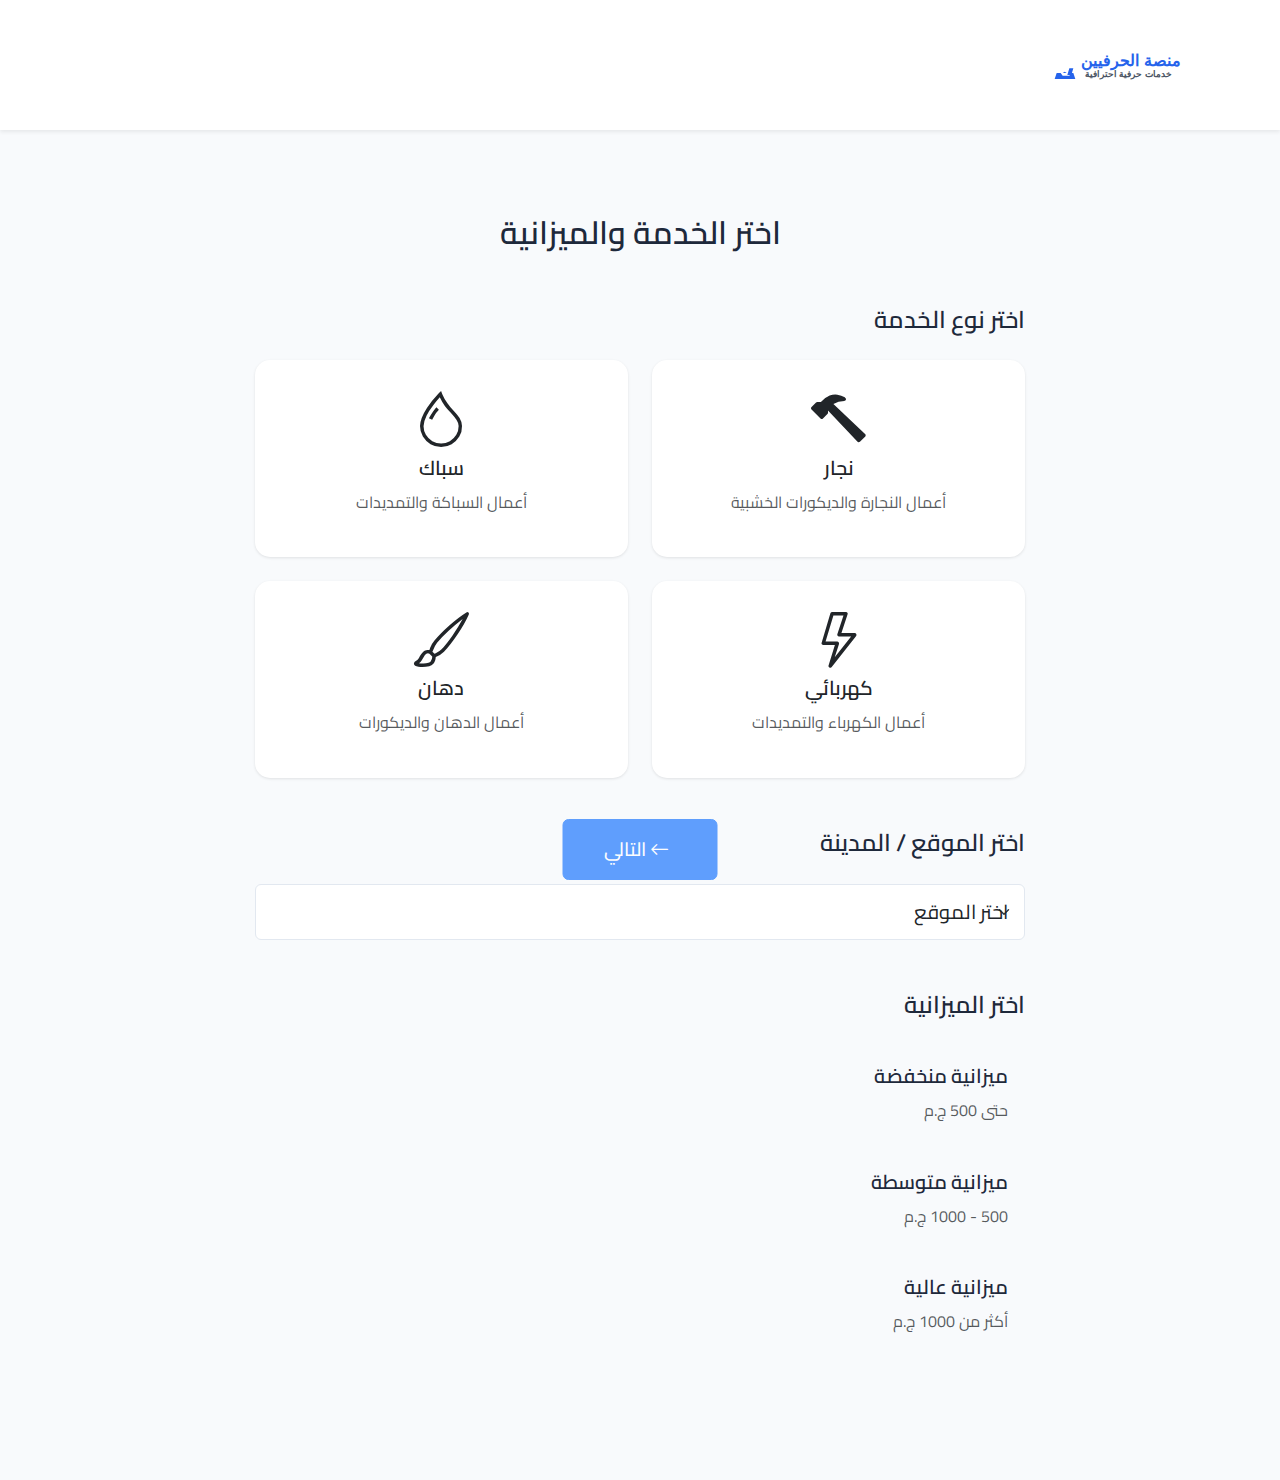
<file: frontend/service-selection.html>
<!DOCTYPE html>
<html lang="ar" dir="rtl">
<head>
  <meta charset="UTF-8">
  <meta name="viewport" content="width=device-width, initial-scale=1.0">
  <title>اختيار الخدمة والميزانية - منصة الحرفيين</title>
  <link href="https://cdn.jsdelivr.net/npm/bootstrap@5.3.3/dist/css/bootstrap.min.css" rel="stylesheet">
  <link href="https://fonts.googleapis.com/css2?family=Cairo:wght@400;500;600;700&display=swap" rel="stylesheet">
  <link rel="stylesheet" href="https://cdn.jsdelivr.net/npm/bootstrap-icons@1.11.3/font/bootstrap-icons.min.css">
  <link rel="stylesheet" href="css/styles.css">
  <style>
    .service-card {
      border-radius: 15px;
      transition: all 0.3s ease;
      cursor: pointer;
      border: 2px solid transparent;
    }
    .service-card:hover {
      transform: translateY(-5px);
      border-color: var(--primary-color);
    }
    .service-card.selected {
      border-color: var(--primary-color);
      background-color: rgba(0, 123, 255, 0.05);
    }
    .budget-option {
      border-radius: 10px;
      padding: 15px;
      margin-bottom: 10px;
      cursor: pointer;
      transition: all 0.3s ease;
      border: 2px solid transparent;
    }
    .budget-option:hover {
      transform: translateY(-3px);
      border-color: var(--primary-color);
    }
    .budget-option.selected {
      border-color: var(--primary-color);
      background-color: rgba(0, 123, 255, 0.05);
    }
    .next-btn {
      position: fixed;
      bottom: 20px;
      left: 50%;
      transform: translateX(-50%);
      z-index: 1000;
      padding: 15px 40px;
      font-size: 1.2rem;
    }
  </style>
</head>
<body>
  <!-- Navigation -->
  <nav class="navbar navbar-expand-lg navbar-light bg-white shadow-sm">
    <div class="container">
      <a class="navbar-brand" href="index.html">
        <img src="images/logo.svg" alt="منصة الحرفيين" height="40">
      </a>
    </div>
  </nav>

  <!-- Main Content -->
  <div class="container my-5">
    <div class="row justify-content-center">
      <div class="col-lg-8">
        <h2 class="text-center mb-5">اختر الخدمة والميزانية</h2>
        
        <!-- Service Selection -->
        <div class="mb-5">
          <h4 class="mb-4">اختر نوع الخدمة</h4>
          <div class="row g-4">
            <div class="col-md-6">
              <div class="card service-card" data-service="نجار">
                <div class="card-body text-center p-4">
                  <i class="bi bi-hammer display-4 mb-3"></i>
                  <h5 class="card-title">نجار</h5>
                  <p class="text-muted">أعمال النجارة والديكورات الخشبية</p>
                </div>
              </div>
            </div>
            <div class="col-md-6">
              <div class="card service-card" data-service="سباك">
                <div class="card-body text-center p-4">
                  <i class="bi bi-droplet display-4 mb-3"></i>
                  <h5 class="card-title">سباك</h5>
                  <p class="text-muted">أعمال السباكة والتمديدات</p>
                </div>
              </div>
            </div>
            <div class="col-md-6">
              <div class="card service-card" data-service="كهربائي">
                <div class="card-body text-center p-4">
                  <i class="bi bi-lightning display-4 mb-3"></i>
                  <h5 class="card-title">كهربائي</h5>
                  <p class="text-muted">أعمال الكهرباء والتمديدات</p>
                </div>
              </div>
            </div>
            <div class="col-md-6">
              <div class="card service-card" data-service="دهان">
                <div class="card-body text-center p-4">
                  <i class="bi bi-brush display-4 mb-3"></i>
                  <h5 class="card-title">دهان</h5>
                  <p class="text-muted">أعمال الدهان والديكورات</p>
                </div>
              </div>
            </div>
          </div>
        </div>

        <!-- Location Selection -->
        <div class="mb-5">
          <h4 class="mb-4">اختر الموقع / المدينة</h4>
          <div class="location-options">
            <div class="mb-3">
              <select class="form-select form-select-lg" id="locationSelect">
                <option value="">اختر الموقع</option>
                <option value="القاهرة">القاهرة</option>
                <option value="الإسكندرية">الإسكندرية</option>
                <option value="الجيزة">الجيزة</option>
                <option value="الأقصر">الأقصر</option>
                <option value="أسوان">أسوان</option>
                <option value="الغردقة">الغردقة</option>
                <option value="شرم الشيخ">شرم الشيخ</option>
                <option value="الإسماعيلية">الإسماعيلية</option>
                <option value="بورسعيد">بورسعيد</option>
                <option value="السويس">السويس</option>
                <option value="بني سويف">بني سويف</option>
                <option value="المنيا">المنيا</option>
                <option value="سوهاج">سوهاج</option>
                <option value="قنا">قنا</option>
                <option value="أسيوط">أسيوط</option>
                <option value="الفيوم">الفيوم</option>
                <option value="دمياط">دمياط</option>
                <option value="البحيرة">البحيرة</option>
                <option value="كفر الشيخ">كفر الشيخ</option>
                <option value="المنوفية">المنوفية</option>
                <option value="المنصورة">المنصورة</option>
                <option value="الشرقية">الشرقية</option>
                <option value="الزقازيق">الزقازيق</option>
                <option value="بنها">بنها</option>
                <option value="طنطا">طنطا</option>
                <option value="المحلة الكبرى">المحلة الكبرى</option>
                <option value="كل المواقع">كل المواقع</option>
              </select>
            </div>
          </div>
        </div>

        <!-- Budget Selection -->
        <div class="mb-5">
          <h4 class="mb-4">اختر الميزانية</h4>
          <div class="budget-options">
            <div class="budget-option" data-budget="low">
              <h5>ميزانية منخفضة</h5>
              <p class="text-muted mb-0">حتى 500 ج.م</p>
            </div>
            <div class="budget-option" data-budget="medium">
              <h5>ميزانية متوسطة</h5>
              <p class="text-muted mb-0">500 - 1000 ج.م</p>
            </div>
            <div class="budget-option" data-budget="high">
              <h5>ميزانية عالية</h5>
              <p class="text-muted mb-0">أكثر من 1000 ج.م</p>
            </div>
          </div>
        </div>
      </div>
    </div>
  </div>

  <!-- Next Button -->
  <button id="nextBtn" class="btn btn-primary next-btn" disabled>
    <i class="bi bi-arrow-left me-2"></i>
    التالي
  </button>

  <script src="https://cdn.jsdelivr.net/npm/bootstrap@5.3.3/dist/js/bootstrap.bundle.min.js"></script>
  <script>
    document.addEventListener('DOMContentLoaded', function() {
      const serviceCards = document.querySelectorAll('.service-card');
      const budgetOptions = document.querySelectorAll('.budget-option');
      const nextBtn = document.getElementById('nextBtn');
      
      let selectedService = null;
      let selectedBudget = null;
      let selectedLocation = null;

      // Service selection
      serviceCards.forEach(card => {
        card.addEventListener('click', function() {
          serviceCards.forEach(c => c.classList.remove('selected'));
          this.classList.add('selected');
          selectedService = this.dataset.service;
          checkSelections();
        });
      });

      // Location selection
      const locationSelect = document.getElementById('locationSelect');
      locationSelect.addEventListener('change', function() {
        selectedLocation = this.value;
        checkSelections();
      });

      // Budget selection
      budgetOptions.forEach(option => {
        option.addEventListener('click', function() {
          budgetOptions.forEach(o => o.classList.remove('selected'));
          this.classList.add('selected');
          selectedBudget = this.dataset.budget;
          checkSelections();
        });
      });

      // Check if all options are selected
      function checkSelections() {
        if (selectedService && selectedBudget && selectedLocation) {
          nextBtn.disabled = false;
        } else {
          nextBtn.disabled = true;
        }
      }

      // Next button click handler
      nextBtn.addEventListener('click', function() {
        if (selectedService && selectedBudget && selectedLocation) {
          // Store selections in localStorage
          localStorage.setItem('selectedService', selectedService);
          localStorage.setItem('selectedBudget', selectedBudget);
          localStorage.setItem('selectedLocation', selectedLocation);
          
          // Redirect to workers list page
          window.location.href = `workers-list.html?profession=${encodeURIComponent(selectedService)}&budget=${selectedBudget}&location=${encodeURIComponent(selectedLocation)}`;
        }
      });
    });
  </script>
</body>
</html>
</file>
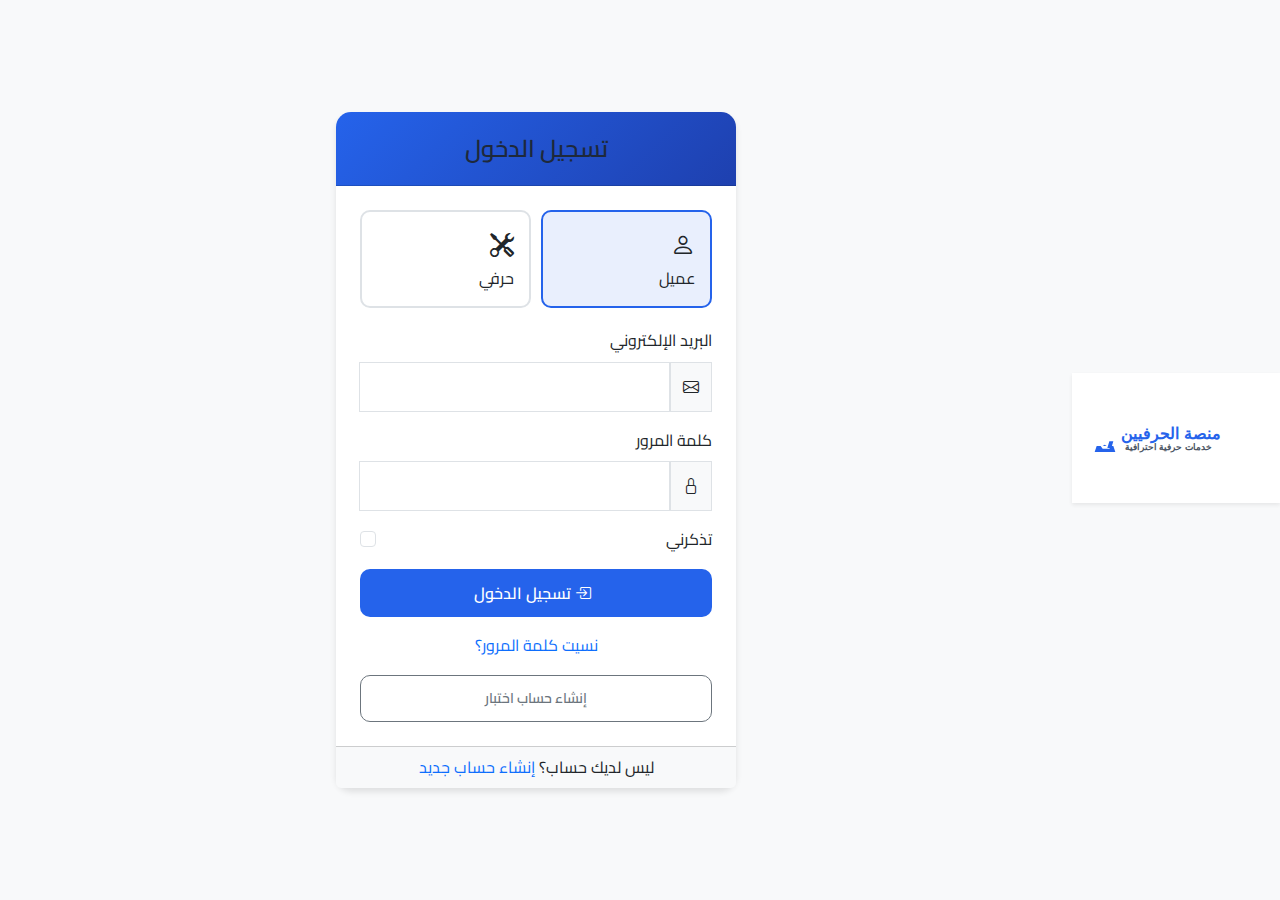
<file: frontend/user-dashboard.html>
<!DOCTYPE html>
<html lang="ar" dir="rtl">
<head>
  <meta charset="UTF-8">
  <meta name="viewport" content="width=device-width, initial-scale=1.0">
  <title>لوحة تحكم العميل - منصة الحرفيين</title>
  <link href="https://cdn.jsdelivr.net/npm/bootstrap@5.3.3/dist/css/bootstrap.min.css" rel="stylesheet">
  <link href="https://fonts.googleapis.com/css2?family=Cairo:wght@400;500;600;700&display=swap" rel="stylesheet">
  <link rel="stylesheet" href="https://cdn.jsdelivr.net/npm/bootstrap-icons@1.11.3/font/bootstrap-icons.min.css">
  <link rel="stylesheet" href="css/styles.css">
  <style>
    :root {
      --primary-color: #2563eb;
      --secondary-color: #1e40af;
      --success-color: #16a34a;
      --warning-color: #d97706;
      --danger-color: #dc2626;
      --info-color: #0284c7;
    }
    
    body {
      font-family: 'Cairo', sans-serif;
      background-color: #f8f9fa;
    }
    
    .navbar {
      background: linear-gradient(135deg, var(--primary-color) 0%, var(--secondary-color) 100%);
      box-shadow: 0 2px 4px rgba(0,0,0,0.1);
    }
    
    .card {
      border: none;
      border-radius: 15px;
      box-shadow: 0 4px 6px rgba(0,0,0,0.05);
      transition: all 0.3s ease;
    }
    
    .card:hover {
      transform: translateY(-5px);
      box-shadow: 0 10px 20px rgba(0,0,0,0.1);
    }
    
    .stats-card {
      border-radius: 15px;
      overflow: hidden;
    }
    
    .stats-icon {
      font-size: 2.5rem;
      opacity: 0.8;
    }
    
    .quick-actions {
      background: white;
      border-radius: 15px;
      padding: 20px;
    }
    
    .action-btn {
      border-radius: 10px;
      padding: 12px 20px;
      transition: all 0.3s ease;
    }
    
    .action-btn:hover {
      transform: translateY(-3px);
    }
    
    .service-card, .budget-card, .location-card {
      border-radius: 15px;
      overflow: hidden;
    }
    
    .service-icon {
      width: 60px;
      height: 60px;
      display: flex;
      align-items: center;
      justify-content: center;
      border-radius: 50%;
      margin: 0 auto 15px;
      background: rgba(37, 99, 235, 0.1);
      color: var(--primary-color);
    }
    
    .booking-card {
      border-radius: 15px;
      margin-bottom: 20px;
      transition: all 0.3s ease;
    }
    
    .booking-card:hover {
      transform: translateY(-5px);
      box-shadow: 0 10px 20px rgba(0,0,0,0.1);
    }
    
    .booking-status {
      padding: 5px 15px;
      border-radius: 20px;
      font-weight: 600;
    }
    
    .status-pending {
      background: #fff3cd;
      color: #856404;
    }
    
    .status-confirmed {
      background: #d4edda;
      color: #155724;
    }
    
    .status-completed {
      background: #cce5ff;
      color: #004085;
    }
    
    .notification-badge {
      position: absolute;
      top: -5px;
      right: -5px;
      background: var(--danger-color);
      color: white;
      border-radius: 50%;
      width: 20px;
      height: 20px;
      display: flex;
      align-items: center;
      justify-content: center;
      font-size: 12px;
    }
    
    .dropdown-menu {
      border-radius: 10px;
      box-shadow: 0 4px 6px rgba(0,0,0,0.1);
      border: none;
    }
    
    .dropdown-item {
      padding: 10px 20px;
      transition: all 0.3s ease;
    }
    
    .dropdown-item:hover {
      background: rgba(37, 99, 235, 0.1);
      color: var(--primary-color);
    }
    
    .table {
      border-radius: 15px;
      overflow: hidden;
    }
    
    .table th {
      background: #f8f9fa;
      border-bottom: 2px solid #dee2e6;
    }
    
    .table td {
      vertical-align: middle;
    }
    
    .btn {
      border-radius: 10px;
      padding: 10px 20px;
      font-weight: 600;
      transition: all 0.3s ease;
    }
    
    .btn:hover {
      transform: translateY(-2px);
    }
    
    .btn-primary {
      background: var(--primary-color);
      border: none;
    }
    
    .btn-primary:hover {
      background: var(--secondary-color);
    }
    
    .btn-outline-primary {
      border-color: var(--primary-color);
      color: var(--primary-color);
    }
    
    .btn-outline-primary:hover {
      background: var(--primary-color);
      color: white;
    }
  </style>
</head>
<body>
  <!-- Navbar -->
  <nav class="navbar navbar-expand-lg navbar-light bg-white shadow-sm">
    <div class="container">
      <a class="navbar-brand" href="index.html">
        <img src="images/logo.svg" alt="منصة الحرفيين" height="40">
      </a>
      <button class="navbar-toggler" type="button" data-bs-toggle="collapse" data-bs-target="#navbarNav">
        <span class="navbar-toggler-icon"></span>
      </button>
      <div class="collapse navbar-collapse" id="navbarNav">
        <ul class="navbar-nav me-auto">
          <li class="nav-item">
            <a class="nav-link active" href="user-dashboard.html"><i class="bi bi-house-door me-1"></i> الرئيسية</a>
          </li>
          <li class="nav-item">
            <a class="nav-link" href="#bookings"><i class="bi bi-calendar-check me-1"></i> الحجوزات</a>
          </li>
          <li class="nav-item">
            <a class="nav-link" href="#messages"><i class="bi bi-chat-dots me-1"></i> الرسائل</a>
          </li>
          <li class="nav-item">
            <a class="nav-link" href="#ratings"><i class="bi bi-star me-1"></i> التقييمات</a>
          </li>
        </ul>
        <div class="d-flex">
          <div class="dropdown">
            <button class="btn btn-outline-light dropdown-toggle" type="button" data-bs-toggle="dropdown">
              <i class="bi bi-person-circle me-2"></i>
              <span id="userNameNav"></span>
            </button>
            <ul class="dropdown-menu">
              <li><a class="dropdown-item" href="#profile"><i class="bi bi-person me-2"></i>الملف الشخصي</a></li>
              <li><a class="dropdown-item" href="#settings"><i class="bi bi-gear me-2"></i>الإعدادات</a></li>
              <li><hr class="dropdown-divider"></li>
              <li><a class="dropdown-item text-danger" href="#" id="logoutBtn"><i class="bi bi-box-arrow-right me-2"></i>تسجيل الخروج</a></li>
            </ul>
          </div>
        </div>
      </div>
    </div>
  </nav>

  <!-- Main Content -->
  <div class="container">
    <!-- Welcome Section -->
    <div class="row mb-4">
      <div class="col-12">
        <div class="card">
      <div class="card-body">
            <div class="d-flex justify-content-between align-items-center">
              <div>
                <h2 class="mb-1">مرحباً، <span id="userName"></span></h2>
                <p class="text-muted mb-0">هذه هي لوحة تحكمك الشخصية</p>
              </div>
              <div class="d-flex gap-2">
                <button class="btn btn-outline-primary position-relative" id="notificationsBtn">
                  <i class="bi bi-bell"></i>
                  <span class="notification-badge">3</span>
                </button>
                <button class="btn btn-outline-primary" id="helpBtn"><i class="bi bi-question-circle"></i></button>
              </div>
            </div>
          </div>
        </div>
      </div>
    </div>

    <!-- Quick Stats -->
    <div class="row g-4 mb-4">
      <div class="col-md-3">
        <div class="card stats-card bg-primary text-white">
          <div class="card-body">
            <div class="d-flex justify-content-between align-items-center">
              <div>
                <h6 class="mb-0">الحجوزات النشطة</h6>
                <h2 class="mb-0" id="activeBookings">0</h2>
              </div>
              <i class="bi bi-calendar-check stats-icon"></i>
            </div>
          </div>
        </div>
      </div>
      <div class="col-md-3">
        <div class="card stats-card bg-success text-white">
          <div class="card-body">
            <div class="d-flex justify-content-between align-items-center">
              <div>
                <h6 class="mb-0">الحجوزات المكتملة</h6>
                <h2 class="mb-0" id="completedBookings">0</h2>
              </div>
              <i class="bi bi-check-circle stats-icon"></i>
            </div>
          </div>
        </div>
      </div>
      <div class="col-md-3">
        <div class="card stats-card bg-warning text-white">
          <div class="card-body">
            <div class="d-flex justify-content-between align-items-center">
              <div>
                <h6 class="mb-0">الرسائل الجديدة</h6>
                <h2 class="mb-0" id="newMessages">0</h2>
              </div>
              <i class="bi bi-chat-dots stats-icon"></i>
            </div>
          </div>
        </div>
      </div>
      <div class="col-md-3">
        <div class="card stats-card bg-info text-white">
      <div class="card-body">
            <div class="d-flex justify-content-between align-items-center">
              <div>
                <h6 class="mb-0">التقييمات</h6>
                <h2 class="mb-0" id="ratingsCount">0</h2>
              </div>
              <i class="bi bi-star stats-icon"></i>
            </div>
          </div>
        </div>
      </div>
    </div>

    <!-- Quick Actions -->
    <div class="row mb-4">
      <div class="col-12">
        <div class="card quick-actions">
      <div class="card-body">
            <h5 class="mb-3">إجراءات سريعة</h5>
            <div class="d-flex gap-3">
              <button class="btn btn-outline-primary action-btn" id="newServiceBtn">
                <i class="bi bi-plus-circle me-2"></i>
                طلب خدمة جديدة
              </button>
              <button class="btn btn-outline-success action-btn" id="newBookingBtn">
                <i class="bi bi-calendar-plus me-2"></i>
                حجز موعد
              </button>
              <button class="btn btn-outline-info action-btn" id="newMessageBtn">
                <i class="bi bi-chat-dots me-2"></i>
                محادثة جديدة
              </button>
              <button class="btn btn-outline-warning action-btn" id="newRatingBtn">
                <i class="bi bi-star me-2"></i>
                تقييم خدمة
              </button>
            </div>
          </div>
        </div>
      </div>
    </div>

    <!-- Recent Bookings -->
    <div class="row mb-4">
      <div class="col-12">
        <div class="card">
          <div class="card-header bg-white d-flex justify-content-between align-items-center">
            <h5 class="mb-0">الحجوزات الأخيرة</h5>
            <a href="#bookings" class="btn btn-outline-primary btn-sm">عرض الكل</a>
          </div>
      <div class="card-body">
            <div id="recentBookings">
              <!-- Bookings will be dynamically added here -->
            </div>
          </div>
        </div>
      </div>
    </div>
  </div>

  <script src="https://cdn.jsdelivr.net/npm/bootstrap@5.3.3/dist/js/bootstrap.bundle.min.js"></script>
  <script>
    document.addEventListener('DOMContentLoaded', function() {
      // Get current user data
      const currentUser = JSON.parse(localStorage.getItem('currentUser'));
      
      if (!currentUser) {
        window.location.href = 'login.html';
        return;
      }
      
      // Display user name
      document.getElementById('userName').textContent = currentUser.name;
      document.getElementById('userNameNav').textContent = currentUser.name;
      
      // Load bookings from localStorage
      const bookings = JSON.parse(localStorage.getItem('bookings') || '[]');
      
      // Update stats
      const activeBookings = bookings.filter(b => b.status === 'pending' || b.status === 'confirmed').length;
      const completedBookings = bookings.filter(b => b.status === 'completed').length;
      
      document.getElementById('activeBookings').textContent = activeBookings;
      document.getElementById('completedBookings').textContent = completedBookings;
      
      // Display recent bookings
      const recentBookings = document.getElementById('recentBookings');
      const recentBookingsList = bookings.slice(0, 3); // Show only 3 most recent bookings
      
      if (recentBookingsList.length === 0) {
        recentBookings.innerHTML = `
          <div class="alert alert-info">
            <i class="bi bi-info-circle me-2"></i>
            لا توجد حجوزات حالياً
          </div>
        `;
      } else {
        recentBookings.innerHTML = `
          <div class="table-responsive">
            <table class="table">
              <thead>
                <tr>
                  <th>الحرفي</th>
                  <th>نوع الخدمة</th>
                  <th>التاريخ</th>
                  <th>الحالة</th>
                  <th>الإجراءات</th>
                </tr>
              </thead>
              <tbody>
                ${recentBookingsList.map(booking => `
                  <tr>
                    <td>
                      <div class="d-flex align-items-center">
                        <img src="images/worker${booking.workerId}.jpg" class="rounded-circle me-2" width="40" height="40" alt="صورة الحرفي">
                        <div>
                          <div class="fw-bold">${booking.workerName}</div>
                          <small class="text-muted">${booking.serviceType}</small>
                        </div>
                      </div>
                    </td>
                    <td>${booking.serviceType}</td>
                    <td>${booking.date}</td>
                    <td>
                      <span class="booking-status ${getStatusClass(booking.status)}">
                        ${getStatusText(booking.status)}
                      </span>
                    </td>
                    <td>
                      <button class="btn btn-sm btn-outline-primary me-1 view-booking" data-id="${booking.id}">
                        <i class="bi bi-eye"></i>
                      </button>
                      <button class="btn btn-sm btn-outline-success rate-booking" data-id="${booking.id}">
                        <i class="bi bi-star"></i>
                      </button>
                    </td>
                  </tr>
                `).join('')}
              </tbody>
            </table>
          </div>
        `;
      }
      
      // Button click handlers
      document.getElementById('newServiceBtn').addEventListener('click', function() {
        window.location.href = 'service-selection.html';
      });
      
      document.getElementById('newBookingBtn').addEventListener('click', function() {
        window.location.href = 'service-selection.html';
      });
      
      document.getElementById('newMessageBtn').addEventListener('click', function() {
        window.location.href = 'messages.html';
      });
      
      document.getElementById('newRatingBtn').addEventListener('click', function() {
        window.location.href = 'ratings.html';
      });
      
      document.getElementById('notificationsBtn').addEventListener('click', function() {
        window.location.href = 'notifications.html';
      });
      
      document.getElementById('helpBtn').addEventListener('click', function() {
        window.location.href = 'help.html';
      });
      
      document.getElementById('logoutBtn').addEventListener('click', function() {
        localStorage.removeItem('currentUser');
        window.location.href = 'index.html';
      });
      
      // View booking details
      document.addEventListener('click', function(e) {
        if (e.target.closest('.view-booking')) {
          const bookingId = e.target.closest('.view-booking').dataset.id;
          window.location.href = `booking-details.html?id=${bookingId}`;
        }
      });
      
      // Rate booking
      document.addEventListener('click', function(e) {
        if (e.target.closest('.rate-booking')) {
          const bookingId = e.target.closest('.rate-booking').dataset.id;
          window.location.href = `rate-booking.html?id=${bookingId}`;
        }
      });
      
      function getStatusClass(status) {
        switch(status) {
          case 'pending': return 'status-pending';
          case 'confirmed': return 'status-confirmed';
          case 'completed': return 'status-completed';
          default: return 'status-pending';
        }
      }
      
      function getStatusText(status) {
        switch(status) {
          case 'pending': return 'قيد الانتظار';
          case 'confirmed': return 'تم التأكيد';
          case 'completed': return 'مكتمل';
          default: return 'قيد الانتظار';
        }
      }
    });
  </script>
</body>
</html>
</file>
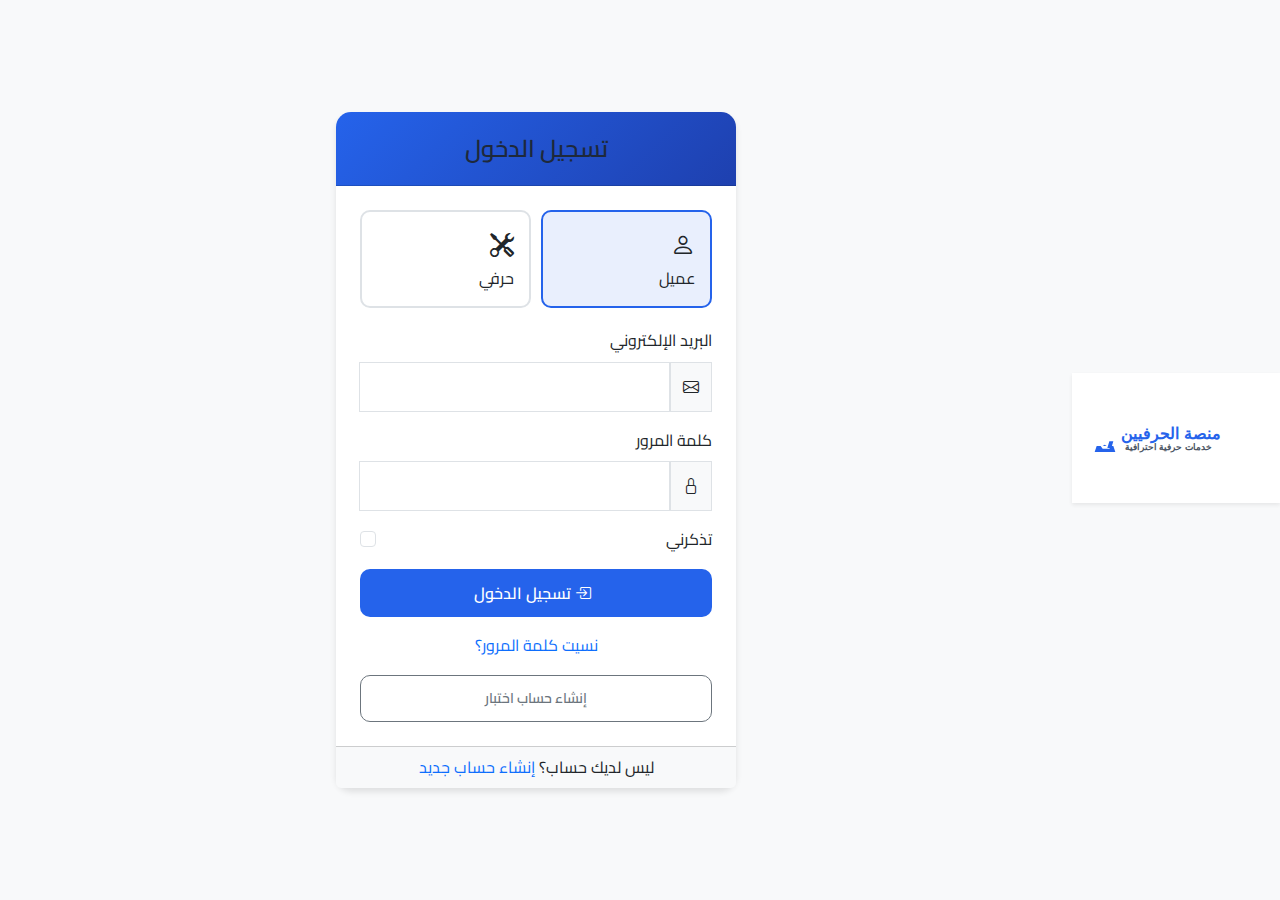
<file: frontend/worker-dashboard.html>
<!DOCTYPE html>
<html lang="ar" dir="rtl">
<head>
  <meta charset="UTF-8">
  <meta name="viewport" content="width=device-width, initial-scale=1.0">
  <title>لوحة تحكم الحرفي | منصة الحرفيين</title>
  <link href="https://cdn.jsdelivr.net/npm/bootstrap@5.3.0-alpha1/dist/css/bootstrap.min.css" rel="stylesheet">
  <link rel="stylesheet" href="https://cdn.jsdelivr.net/npm/bootstrap-icons@1.10.3/font/bootstrap-icons.css">
  <style>
    body {
      background-color: #f8f9fa;
      font-family: 'Segoe UI', 'Tahoma', 'Arial', sans-serif;
    }
    .dashboard-card {
      border-radius: 10px;
      box-shadow: 0 0.5rem 1rem rgba(0, 0, 0, 0.1);
      transition: transform 0.3s;
    }
    .dashboard-card:hover {
      transform: translateY(-5px);
    }
    .navbar-brand {
      font-weight: bold;
      font-size: 1.5rem;
    }
    .booking-item {
      border-radius: 8px;
      margin-bottom: 15px;
      transition: all 0.3s ease;
    }
    .booking-item:hover {
      transform: translateY(-3px);
      box-shadow: 0 5px 15px rgba(0, 0, 0, 0.1);
    }
    .nav-pills .nav-link.active {
      background-color: #0d6efd;
    }
    .profile-header {
      background: linear-gradient(135deg, #0d6efd, #0098d4);
      color: white;
      border-radius: 10px;
      padding: 20px;
    }
    .status-badge {
      font-size: 0.8rem;
      padding: 0.4rem 0.8rem;
    }
    .booking-date {
      font-size: 0.9rem;
      color: #6c757d;
    }
    /* أنماط نظام المحادثات */
    .chat-button {
      margin-top: 10px;
      display: block;
      text-align: center;
    }
    .chat-container {
      max-height: 500px;
      border-radius: 10px;
      box-shadow: 0 2px 4px rgba(0, 0, 0, 0.1);
      background-color: white;
      margin-top: 1rem;
      display: none;
    }
    .chat-header {
      background-color: #f8f9fa;
      padding: 15px;
      border-bottom: 1px solid #dee2e6;
      border-top-left-radius: 10px;
      border-top-right-radius: 10px;
      display: flex;
      justify-content: space-between;
      align-items: center;
    }
    .chat-header span {
      font-weight: 600;
      color: #1c1e21;
    }
    .chat-messages {
      height: 350px;
      overflow-y: auto;
      padding: 15px;
      background-color: #ffffff;
    }
    .chat-messages::-webkit-scrollbar {
      width: 6px;
    }
    .chat-messages::-webkit-scrollbar-track {
      background: #f1f1f1;
    }
    .chat-messages::-webkit-scrollbar-thumb {
      background: #888;
      border-radius: 3px;
    }
    .chat-messages::-webkit-scrollbar-thumb:hover {
      background: #555;
    }
    .chat-input {
      display: flex;
      gap: 0.5rem;
      padding: 1rem;
      background-color: #f8f9fa;
      border-top: 1px solid #dee2e6;
    }
    .chat-input input {
      flex: 1;
      padding: 0.75rem 1rem;
      border: 1px solid #dee2e6;
      border-radius: 20px;
      font-size: 14px;
      font-family: 'Segoe UI', 'Tahoma', 'Arial', sans-serif;
      transition: all 0.2s ease;
    }
    .chat-input input:focus {
      outline: none;
      border-color: #0d6efd;
      box-shadow: 0 0 0 0.2rem rgba(13, 110, 253, 0.25);
    }
    .chat-input button {
      padding: 0.75rem 1.5rem;
      border-radius: 20px;
      font-size: 14px;
      font-family: 'Segoe UI', 'Tahoma', 'Arial', sans-serif;
      background-color: #0d6efd;
      border: none;
      color: white;
      transition: all 0.2s ease;
    }
    .chat-input button:hover {
      background-color: #0b5ed7;
    }
    .chat-message {
      margin-bottom: 1rem;
      max-width: 80%;
      clear: both;
      font-size: 14px;
      line-height: 1.5;
      display: flex;
      flex-direction: column;
    }
    .chat-message.worker-message {
      margin-left: auto;
      align-items: flex-end;
    }
    .chat-message.client-message {
      margin-right: auto;
      align-items: flex-start;
    }
    .message-content {
      padding: 0.75rem 1rem;
      border-radius: 15px;
      word-wrap: break-word;
      font-size: 14px;
      line-height: 1.5;
      letter-spacing: 0.3px;
      max-width: 100%;
      position: relative;
    }
    .worker-message .message-content {
      background-color: #0d6efd;
      color: white;
      border-bottom-right-radius: 5px;
    }
    .client-message .message-content {
      background-color: #f0f2f5;
      color: #1c1e21;
      border-bottom-left-radius: 5px;
    }
    .message-meta {
      font-size: 12px;
      margin-top: 0.25rem;
      color: #65676b;
      font-family: 'Segoe UI', 'Tahoma', 'Arial', sans-serif;
    }
    .chat-header .btn-light {
      padding: 2px 6px;
      font-size: 20px;
      line-height: 1;
      border: none;
      background: transparent;
    }
    .chat-header .btn-light:hover {
      background-color: #e9ecef;
      border-radius: 50%;
    }
    /* أنماط نظام الإشعارات */
    .notification-item {
      padding: 10px 15px;
      border-bottom: 1px solid #f1f1f1;
      transition: all 0.2s ease;
    }
    .notification-item:hover {
      background-color: #f8f9fa;
    }
    .notification-item.unread {
      background-color: #e8f4ff;
    }
    .notification-item .notification-title {
      font-weight: 600;
      margin-bottom: 3px;
    }
    .notification-item .notification-time {
      font-size: 0.75rem;
      color: #6c757d;
    }
    .notification-content {
      font-size: 0.85rem;
      color: #212529;
      margin-bottom: 2px;
    }
    .dropdown-menu {
      z-index: 1030;
    }
  </style>
</head>
<body>
  <!-- Navbar -->
  <nav class="navbar navbar-expand-lg navbar-dark bg-primary">
    <div class="container">
      <a class="navbar-brand" href="index.html">
        <img src="images/logo.svg" alt="منصة الحرفيين" height="40" style="filter: brightness(0) invert(1);">
      </a>
      <button class="navbar-toggler" type="button" data-bs-toggle="collapse" data-bs-target="#navbarNav">
        <span class="navbar-toggler-icon"></span>
      </button>
      <div class="collapse navbar-collapse" id="navbarNav">
        <ul class="navbar-nav me-auto">
          <li class="nav-item">
            <a class="nav-link active" href="worker-dashboard.html">لوحة التحكم</a>
          </li>
          <li class="nav-item">
            <a class="nav-link" href="profile.html">الملف الشخصي</a>
          </li>
        </ul>
        <!-- إضافة زر الإشعارات -->
        <div class="dropdown me-2 position-relative">
          <button class="btn btn-light position-relative" type="button" id="notificationsDropdown" data-bs-toggle="dropdown" aria-expanded="false">
            <i class="bi bi-bell"></i>
            <span id="notificationBadge" class="position-absolute top-0 start-100 translate-middle badge rounded-pill bg-danger d-none">
              0
            </span>
          </button>
          <ul class="dropdown-menu dropdown-menu-end notification-menu" aria-labelledby="notificationsDropdown" style="width: 300px; max-height: 400px; overflow-y: auto;">
            <li>
              <h6 class="dropdown-header">الإشعارات</h6>
            </li>
            <div id="notificationsList">
              <li><span class="dropdown-item text-center text-muted">لا توجد إشعارات جديدة</span></li>
            </div>
            <li><hr class="dropdown-divider"></li>
            <li><button class="dropdown-item text-center" onclick="markAllRead()">تعيين الكل كمقروء</button></li>
          </ul>
        </div>
        <button class="btn btn-outline-light" id="logoutBtn">تسجيل الخروج</button>
      </div>
    </div>
  </nav>

  <!-- Main content -->
  <div class="container py-5">
    <div class="row">
      <!-- Sidebar -->
      <div class="col-lg-3 mb-4">
        <div class="card dashboard-card">
      <div class="card-body">
            <div class="text-center mb-3">
              <img src="https://images.unsplash.com/photo-1600880292203-757bb62b4baf?crop=entropy&cs=tinysrgb&fit=max&fm=jpg&ixid=MnwxfDB8MXxyYW5kb218MHx8Y3JhZnRzbWFufHx8fHx8MTcwOTg0NjQwMA&ixlib=rb-4.0.3&q=80&w=150" class="rounded-circle mb-3" width="100" height="100" alt="صورة الحرفي">
              <h5 class="card-title" id="workerName">اسم الحرفي</h5>
              <p class="card-text text-muted" id="workerProfession">المهنة</p>
            </div>
            <div class="list-group list-group-flush">
              <a href="#bookings" class="list-group-item list-group-item-action active">الحجوزات</a>
              <a href="#summary" class="list-group-item list-group-item-action">ملخص الحساب</a>
              <a href="profile.html" class="list-group-item list-group-item-action">تعديل الملف الشخصي</a>
            </div>
          </div>
        </div>

        <div class="card dashboard-card mt-4">
          <div class="card-body">
            <h5 class="card-title">إحصائيات سريعة</h5>
            <div class="d-flex justify-content-between mb-2">
              <span>الحجوزات الجديدة:</span>
              <span class="badge bg-primary rounded-pill" id="newBookingsCount">0</span>
            </div>
            <div class="d-flex justify-content-between mb-2">
              <span>الحجوزات المكتملة:</span>
              <span class="badge bg-success rounded-pill" id="completedBookingsCount">0</span>
            </div>
            <div class="d-flex justify-content-between">
              <span>التقييم:</span>
              <span id="workerRating">4.8 <i class="bi bi-star-fill text-warning"></i></span>
            </div>
          </div>
        </div>

        <!-- قسم معرض الأعمال المصغر -->
        <div class="card dashboard-card mt-4">
          <div class="card-header bg-white">
            <div class="d-flex justify-content-between align-items-center">
              <h5 class="mb-0">معرض أعمالي</h5>
              <a href="profile.html#gallerySection" class="btn btn-sm btn-outline-primary">
                <i class="bi bi-pencil"></i> تعديل
              </a>
            </div>
          </div>
          <div class="card-body">
            <div id="miniGallery" class="row g-2">
              <!-- سيتم عرض معرض مصغر هنا -->
              <p class="text-muted text-center" id="noGalleryMessage">لم تقم بإضافة صور بعد</p>
            </div>
          </div>
        </div>
      </div>

      <!-- Main content area -->
      <div class="col-lg-9">
        <!-- Profile overview -->
        <div class="profile-header mb-4">
          <div class="row align-items-center">
            <div class="col-md-8">
              <h4>مرحباً، <span id="welcomeName">اسم الحرفي</span>!</h4>
              <p class="mb-0">هذه لوحة التحكم الخاصة بك. يمكنك هنا متابعة حجوزاتك وإدارة حسابك.</p>
            </div>
            <div class="col-md-4 text-md-end">
              <button class="btn btn-light" data-bs-toggle="modal" data-bs-target="#updateStatusModal">
                تحديث حالة الحجوزات
              </button>
            </div>
          </div>
        </div>

        <!-- Bookings section -->
        <div class="card dashboard-card mb-4" id="bookings">
          <div class="card-header bg-white">
            <div class="d-flex justify-content-between align-items-center">
              <h5 class="mb-0">الحجوزات</h5>
              <div class="btn-group" role="group">
                <button type="button" class="btn btn-outline-primary active" data-filter="all">الكل</button>
                <button type="button" class="btn btn-outline-primary" data-filter="pending">قيد الانتظار</button>
                <button type="button" class="btn btn-outline-primary" data-filter="confirmed">مؤكد</button>
                <button type="button" class="btn btn-outline-primary" data-filter="completed">مكتمل</button>
                <button type="button" class="btn btn-outline-primary" data-filter="cancelled">ملغي</button>
              </div>
            </div>
          </div>
          <div class="card-body">
            <div id="bookingsList" class="booking-list">
              <!-- Bookings will be added here dynamically -->
              <div class="text-center py-5 text-muted" id="noBookingsMessage">
                <i class="bi bi-calendar-x" style="font-size: 3rem;"></i>
                <p class="mt-3">لا توجد حجوزات حالياً</p>
        </div>
      </div>
    </div>

        <!-- Account summary -->
        <div class="card dashboard-card" id="summary">
          <div class="card-header bg-white">
            <h5 class="mb-0">ملخص الحساب</h5>
          </div>
          <div class="card-body">
            <div class="row g-4">
              <div class="col-md-4">
                <div class="card text-center bg-light h-100">
                  <div class="card-body">
                    <i class="bi bi-calendar-check text-primary" style="font-size: 2rem;"></i>
                    <h5 class="mt-3" id="totalBookings">0</h5>
                    <p class="text-muted">إجمالي الحجوزات</p>
                  </div>
                </div>
              </div>
              <div class="col-md-4">
                <div class="card text-center bg-light h-100">
                  <div class="card-body">
                    <i class="bi bi-currency-dollar text-success" style="font-size: 2rem;"></i>
                    <h5 class="mt-3" id="totalEarnings">0 ج.م</h5>
                    <p class="text-muted">إجمالي الأرباح</p>
                  </div>
                </div>
              </div>
              <div class="col-md-4">
                <div class="card text-center bg-light h-100">
      <div class="card-body">
                    <i class="bi bi-people text-info" style="font-size: 2rem;"></i>
                    <h5 class="mt-3" id="totalClients">0</h5>
                    <p class="text-muted">إجمالي العملاء</p>
                  </div>
                </div>
              </div>
            </div>
          </div>
        </div>
        </div>
      </div>
    </div>

  <!-- Update Status Modal -->
  <div class="modal fade" id="updateStatusModal" tabindex="-1">
    <div class="modal-dialog">
      <div class="modal-content">
        <div class="modal-header">
          <h5 class="modal-title">تحديث حالة الحجز</h5>
          <button type="button" class="btn-close" data-bs-dismiss="modal" aria-label="Close"></button>
        </div>
        <div class="modal-body">
          <form id="updateStatusForm">
            <div class="mb-3">
              <label for="bookingSelect" class="form-label">اختر الحجز</label>
              <select class="form-select" id="bookingSelect" required>
                <option value="">-- اختر الحجز --</option>
                <!-- Options will be added dynamically -->
              </select>
            </div>
            <div class="mb-3">
              <label for="statusSelect" class="form-label">الحالة الجديدة</label>
              <select class="form-select" id="statusSelect" required>
                <option value="">-- اختر الحالة --</option>
                <option value="تم التأكيد">مؤكد</option>
                <option value="مكتمل">مكتمل</option>
                <option value="ملغي">ملغي</option>
              </select>
            </div>
          </form>
        </div>
        <div class="modal-footer">
          <button type="button" class="btn btn-secondary" data-bs-dismiss="modal">إلغاء</button>
          <button type="button" class="btn btn-primary" id="saveStatusBtn">حفظ التغييرات</button>
        </div>
      </div>
    </div>
  </div>

  <script src="https://cdn.jsdelivr.net/npm/bootstrap@5.3.0-alpha1/dist/js/bootstrap.bundle.min.js"></script>
  <script>
    document.addEventListener('DOMContentLoaded', function() {
      // التحقق من تسجيل الدخول وأن المستخدم حرفي
      const currentUser = JSON.parse(localStorage.getItem('currentUser'));
      if (!currentUser) {
        console.log('لم يتم العثور على بيانات المستخدم');
        window.location.href = 'login.html';
        return;
      }

      if (currentUser.role !== 'worker') {
        console.log('المستخدم ليس حرفياً');
        window.location.href = 'login.html';
        return;
      }

      console.log('تم تسجيل الدخول بنجاح:', currentUser);

      // تهيئة مصفوفات الإشعارات والمحادثات والرسائل إذا لم تكن موجودة
      if (!localStorage.getItem('notifications')) {
        localStorage.setItem('notifications', JSON.stringify([]));
      }
      if (!localStorage.getItem('chats')) {
        localStorage.setItem('chats', JSON.stringify([]));
      }
      if (!localStorage.getItem('messages')) {
        localStorage.setItem('messages', JSON.stringify([]));
      }

      // عرض معلومات الحرفي
      document.getElementById('workerName').textContent = currentUser.name;
      document.getElementById('welcomeName').textContent = currentUser.name;
      document.getElementById('workerProfession').textContent = currentUser.profession || 'حرفي';
      
      // عرض صورة الملف الشخصي إذا كانت متوفرة
      if (currentUser.profileImage) {
        document.querySelector('.rounded-circle').src = currentUser.profileImage;
      }
      
      // تحميل الحجوزات والإشعارات
      loadBookings();
      loadNotifications();
      
      // فحص الإشعارات فوراً
      checkNewNotifications();
      
      // فحص الإشعارات كل 5 ثوانٍ
      setInterval(checkNewNotifications, 5000);
      
      // فحص الإشعارات عند استعادة النافذة من الخلفية
      document.addEventListener('visibilitychange', function() {
        if (!document.hidden) {
          checkNewNotifications();
        }
      });

      // إضافة مستمع حدث لزر تسجيل الخروج
      document.getElementById('logoutBtn').addEventListener('click', function() {
        console.log('تسجيل الخروج...');
        localStorage.removeItem('currentUser');
        window.location.href = 'login.html';
      });
    });
    
    function loadBookings() {
      const currentUser = JSON.parse(localStorage.getItem('currentUser'));
      if (!currentUser) return;

      const bookings = JSON.parse(localStorage.getItem('bookings')) || [];
      
      // تصفية الحجوزات الخاصة بالحرفي الحالي
      const workerBookings = bookings.filter(booking => booking.workerId === currentUser.id);
      
      const bookingsList = document.getElementById('bookingsList');
      const noBookingsMessage = document.getElementById('noBookingsMessage');
      const bookingSelect = document.getElementById('bookingSelect');
      
      // تحديث العدادات
      let newCount = 0;
      let completedCount = 0;
      let totalEarnings = 0;
      const uniqueClients = new Set();
      
      if (workerBookings.length > 0) {
        bookingsList.innerHTML = '';
        noBookingsMessage.style.display = 'none';
        bookingSelect.innerHTML = '<option value="">-- اختر الحجز --</option>';
        
        workerBookings.forEach(booking => {
          // إضافة إلى العدادات
          if (booking.status === 'pending') newCount++;
          if (booking.status === 'completed') {
            completedCount++;
            totalEarnings += parseInt(booking.price || 0);
          }
          uniqueClients.add(booking.clientId);
          
          // تهيئة محادثة إذا كان الحجز مؤكد
          const bookingStatus = booking.status || 'pending';
          const hasChat = bookingStatus === 'تم التأكيد' || bookingStatus === 'confirmed' || bookingStatus === 'pending' || bookingStatus === 'معلق';
          
          if (hasChat) {
            initChat(booking.id, currentUser.id, booking.clientId, booking.clientName);
          }
          
          // إنشاء عنصر الحجز
          const bookingItem = document.createElement('div');
          bookingItem.className = `booking-item p-3 border mb-3 ${booking.status}`;
          bookingItem.innerHTML = `
            <div class="row">
              <div class="col-md-8">
                <div class="d-flex align-items-center mb-2">
                  <h6 class="mb-0 me-2">${booking.clientName}</h6>
                  <span class="status-badge badge ${getStatusBadgeClass(booking.status)}">${getStatusText(booking.status)}</span>
                </div>
                <p class="mb-1"><strong>نوع الخدمة:</strong> ${booking.serviceType}</p>
                <p class="mb-1"><strong>التاريخ:</strong> ${new Date(booking.date).toLocaleDateString('ar-EG')}</p>
                <p class="mb-1"><strong>الوقت:</strong> ${booking.time}</p>
                <p class="mb-1"><strong>العنوان:</strong> ${booking.address}</p>
                <p class="mb-0"><strong>السعر:</strong> ${booking.price} ج.م</p>
                <p class="booking-date mt-2">تم الحجز في: ${new Date(booking.bookingDate).toLocaleDateString('ar-EG')}</p>
              </div>
              <div class="col-md-4 text-md-end mt-3 mt-md-0 d-flex flex-column justify-content-between">
                <div>
                  <span class="d-block mb-2"><i class="bi bi-telephone me-1"></i>${booking.clientPhone || 'غير متاح'}</span>
                </div>
                <div class="mt-auto">
                  <button class="btn btn-sm btn-outline-primary me-1" data-booking-id="${booking.id}" data-bs-toggle="modal" data-bs-target="#updateStatusModal">تحديث الحالة</button>
                  ${booking.status !== 'ملغي' && booking.status !== 'cancelled' ? `
                  <button class="btn btn-sm btn-outline-success mt-2 chat-button" onclick="toggleChat('chat-${booking.id}')">
                    <i class="bi bi-chat-dots"></i> محادثة العميل
                  </button>
                  ` : ''}
                </div>
              </div>
            </div>
            ${hasChat ? `
            <div id="chat-${booking.id}" class="chat-container mt-3">
              <div class="chat-header">
                <span>محادثة مع ${booking.clientName}</span>
                <button class="btn btn-sm btn-light" onclick="toggleChat('chat-${booking.id}')">
                  <i class="bi bi-x"></i>
                </button>
              </div>
              <div id="messages-${booking.id}" class="chat-messages">
                <!-- سيتم عرض الرسائل هنا -->
              </div>
              <div class="chat-input">
                <input type="text" id="message-input-${booking.id}" placeholder="اكتب رسالتك هنا..." onkeypress="handleChatKeyPress(event, '${booking.id}', '${booking.clientId}')">
                <button class="btn btn-primary" onclick="sendMessage('${booking.id}', '${booking.clientId}')">
                  <i class="bi bi-send"></i>
                </button>
              </div>
            </div>
            ` : ''}
          `;
          bookingsList.appendChild(bookingItem);
          
          // إضافة للقائمة المنسدلة في النموذج
          const option = document.createElement('option');
          option.value = booking.id;
          option.textContent = `${booking.clientName} - ${new Date(booking.date).toLocaleDateString('ar-EG')} - ${booking.time}`;
          bookingSelect.appendChild(option);
        });
        
        // تحميل المحادثات
        workerBookings.forEach(booking => {
          const bookingStatus = booking.status || 'pending';
          const hasChat = bookingStatus === 'تم التأكيد' || bookingStatus === 'confirmed' || bookingStatus === 'pending' || bookingStatus === 'معلق';
          
          if (true) {
            loadMessages(booking.id);
          }
        });
        
        // إضافة مستمعات الأحداث لأزرار تحديث الحالة
        document.querySelectorAll('[data-booking-id]').forEach(button => {
          button.addEventListener('click', function() {
            const bookingId = this.getAttribute('data-booking-id');
            document.getElementById('bookingSelect').value = bookingId;
          });
        });
      } else {
        bookingsList.innerHTML = '';
        noBookingsMessage.style.display = 'block';
        bookingSelect.innerHTML = '<option value="">-- لا توجد حجوزات --</option>';
      }
      
      // تحديث الإحصائيات
      document.getElementById('newBookingsCount').textContent = newCount;
      document.getElementById('completedBookingsCount').textContent = completedCount;
      document.getElementById('totalBookings').textContent = workerBookings.length;
      document.getElementById('totalEarnings').textContent = totalEarnings + ' ج.م';
      document.getElementById('totalClients').textContent = uniqueClients.size;
      
      // استرجاع معلومات الحرفي من قاعدة البيانات لعرض التقييم
      const workersData = getWorkersData();
      const workerData = workersData.find(w => w.id === currentUser.id);
      if (workerData) {
        document.getElementById('workerRating').innerHTML = `${workerData.rating} <i class="bi bi-star-fill text-warning"></i>`;
      }
      
      // عرض معرض الأعمال المصغر
      displayMiniGallery();
    }
    
    function filterBookings(filter) {
      const bookingItems = document.querySelectorAll('.booking-item');
      const statusMapping = {
        'pending': ['pending', 'معلق'],
        'confirmed': ['confirmed', 'تم التأكيد'],
        'completed': ['completed', 'مكتمل'],
        'cancelled': ['cancelled', 'ملغي']
      };
      
      bookingItems.forEach(item => {
        if (filter === 'all') {
          item.style.display = 'block';
        } else {
          // تحقق مما إذا كانت فئة العنصر تتطابق مع أي من قيم الحالة المقابلة
          const isMatch = statusMapping[filter]?.some(status => 
            item.classList.contains(status)
          );
          item.style.display = isMatch ? 'block' : 'none';
        }
      });
      
      const noBookingsMessage = document.getElementById('noBookingsMessage');
      const visibleItems = document.querySelectorAll('.booking-item[style="display: block;"]');
      
      if (visibleItems.length === 0) {
        noBookingsMessage.style.display = 'block';
        noBookingsMessage.innerHTML = `
          <i class="bi bi-calendar-x" style="font-size: 3rem;"></i>
          <p class="mt-3">لا توجد حجوزات ${getFilterText(filter)}</p>
        `;
      } else {
        noBookingsMessage.style.display = 'none';
      }
    }
    
    function updateBookingStatus() {
      const bookingId = document.getElementById('bookingSelect').value;
      const newStatus = document.getElementById('statusSelect').value;
      
      if (!bookingId || !newStatus) {
        alert('يرجى اختيار الحجز والحالة الجديدة');
        return;
      }
      
      const bookings = JSON.parse(localStorage.getItem('bookings')) || [];
      const currentUser = JSON.parse(localStorage.getItem('currentUser'));
      
      // التحقق من أن الحجز يخص الحرفي الحالي
      const booking = bookings.find(b => b.id === bookingId);
      if (!booking || booking.workerId !== currentUser.id) {
        alert('لا يمكنك تحديث هذا الحجز');
        return;
      }
      
      // تحديث حالة الحجز
      const updatedBookings = bookings.map(booking => {
        if (booking.id === bookingId) {
          // إضافة إشعار للعميل عند تغيير الحالة
          const notification = {
            id: 'notif_' + Date.now() + '_' + Math.floor(Math.random() * 1000),
            userId: booking.clientId,
            bookingId: booking.id,
            title: `تم تحديث حالة الحجز`,
            content: `تم تحديث حالة حجزك إلى: ${newStatus}`,
            timestamp: new Date().toISOString(),
            read: false,
            type: 'status_update'
          };
          
          // إضافة الإشعار إلى قائمة الإشعارات
          const notifications = JSON.parse(localStorage.getItem('notifications') || '[]');
          notifications.push(notification);
          localStorage.setItem('notifications', JSON.stringify(notifications));
          
          return {...booking, status: newStatus};
        }
        return booking;
      });
      
      // حفظ التغييرات
      localStorage.setItem('bookings', JSON.stringify(updatedBookings));
      
      // إغلاق النافذة المنبثقة
      const modal = bootstrap.Modal.getInstance(document.getElementById('updateStatusModal'));
      modal.hide();
      
      // إعادة تحميل الحجوزات
      loadBookings();
      
      // إظهار رسالة نجاح
      alert('تم تحديث حالة الحجز بنجاح');
    }
    
    // إضافة مستمع الحدث لزر حفظ التغييرات
    document.getElementById('saveStatusBtn').addEventListener('click', updateBookingStatus);
    
    function getStatusBadgeClass(status) {
      switch(status) {
        case 'معلق':
        case 'pending': 
          return 'bg-warning text-dark';
        case 'تم التأكيد':
        case 'confirmed': 
          return 'bg-info';
        case 'مكتمل':
        case 'completed': 
          return 'bg-success';
        case 'ملغي':
        case 'cancelled': 
          return 'bg-danger';
        default: 
          return 'bg-secondary';
      }
    }
    
    function getStatusText(status) {
      switch(status) {
        case 'pending':
        case 'معلق': 
          return 'قيد الانتظار';
        case 'confirmed':
        case 'تم التأكيد': 
          return 'مؤكد';
        case 'completed':
        case 'مكتمل': 
          return 'مكتمل';
        case 'cancelled':
        case 'ملغي': 
          return 'ملغي';
        default: 
          return 'غير معروف';
      }
    }
    
    function getFilterText(filter) {
      switch(filter) {
        case 'pending': return 'قيد الانتظار';
        case 'confirmed': return 'مؤكدة';
        case 'completed': return 'مكتملة';
        case 'cancelled': return 'ملغية';
        default: return '';
      }
    }
    
    // استرجاع بيانات الحرفيين
    function getWorkersData() {
      // محاولة استرجاع البيانات من localStorage أولاً
      const storedWorkers = localStorage.getItem('workers');
      if (storedWorkers) {
        return JSON.parse(storedWorkers);
      }
      
      // في حالة عدم وجود بيانات في localStorage، استخدم بيانات من قاعدة البيانات الافتراضية
      // (هذا الجزء سيتم استبداله بطلب لاحقًا للحصول على البيانات من الخادم)
      const workersDatabase = {
        "نجار": [
          {id: "c1", name: "أحمد محمد", image: "https://images.unsplash.com/photo-1600880292203-757bb62b4baf?crop=entropy&cs=tinysrgb&fit=max&fm=jpg&ixid=MnwxfDB8MXxyYW5kb218MHx8Y3JhZnRzbWFufHx8fHx8MTcwOTg0NjQwMA&ixlib=rb-4.0.3&q=80&w=400", rating: 4.8, reviews: 120, price: 500, description: "نجار محترف متخصص في تصميم وتصنيع الأثاث المنزلي بخبرة 15 عاماً. يتميز بدقة التنفيذ والالتزام بالمواعيد."},
          // ... المزيد من النجارين
        ],
        "سباك": [
          {id: "p1", name: "محمد علي", image: "https://images.unsplash.com/photo-1600880292203-757bb62b4baf?crop=entropy&cs=tinysrgb&fit=max&fm=jpg&ixid=MnwxfDB8MXxyYW5kb218MHx8Y3JhZnRzbWFufHx8fHx8MTcwOTg0NjQwMA&ixlib=rb-4.0.3&q=80&w=400", rating: 4.7, reviews: 95, price: 400, description: "سباك خبير في إصلاح تسريبات المياه وتركيب الأنظمة الصحية الحديثة. خبرة 10 سنوات في المجال."},
          // ... المزيد من السباكين
        ],
        // ... المزيد من المهن
      };
      
      // تحويل بيانات قاعدة البيانات إلى قائمة مسطحة
      let allWorkers = [];
      for (const profession in workersDatabase) {
        workersDatabase[profession].forEach(worker => {
          allWorkers.push({...worker, profession});
        });
      }
      
      return allWorkers;
    }

    // عرض معرض الأعمال المصغر
    function displayMiniGallery() {
      const currentUser = JSON.parse(localStorage.getItem('currentUser'));
      const miniGallery = document.getElementById('miniGallery');
      const noGalleryMessage = document.getElementById('noGalleryMessage');
      
      // التحقق من وجود معرض صور
      if (!currentUser.gallery || currentUser.gallery.length === 0) {
        noGalleryMessage.style.display = 'block';
        return;
      }
      
      // إخفاء رسالة عدم وجود صور
      noGalleryMessage.style.display = 'none';
      
      // عرض أحدث 6 صور فقط
      const galleryImages = currentUser.gallery.slice(0, 6);
      
      // عرض الصور
      galleryImages.forEach(imageData => {
        const col = document.createElement('div');
        col.className = 'col-4';
        col.innerHTML = `
          <div class="gallery-thumbnail" style="cursor: pointer;" data-img="${imageData}">
            <img src="${imageData}" alt="صورة من معرض الأعمال" class="img-fluid rounded">
          </div>
        `;
        miniGallery.appendChild(col);
      });
      
      // إضافة وظيفة تكبير الصورة عند النقر عليها
      document.querySelectorAll('.gallery-thumbnail').forEach(item => {
        item.addEventListener('click', function() {
          const imageSrc = this.getAttribute('data-img');
          showGalleryImageInModal(imageSrc);
        });
      });
    }
    
    // عرض صورة المعرض في نافذة منبثقة
    function showGalleryImageInModal(src) {
      // التحقق من وجود modal في الصفحة
      if (!document.getElementById('galleryModal')) {
        const modalHTML = `
          <div class="modal fade" id="galleryModal" tabindex="-1" aria-hidden="true">
            <div class="modal-dialog modal-lg modal-dialog-centered">
              <div class="modal-content">
                <div class="modal-header">
                  <h5 class="modal-title">معرض الأعمال</h5>
                  <button type="button" class="btn-close" data-bs-dismiss="modal" aria-label="Close"></button>
                </div>
                <div class="modal-body text-center">
                  <img id="galleryModalImage" src="" alt="صورة العمل" style="max-width: 100%; max-height: 80vh;">
                </div>
              </div>
            </div>
          </div>
        `;
        document.body.insertAdjacentHTML('beforeend', modalHTML);
      }
      
      // تعيين مصدر الصورة وعرض النافذة المنبثقة
      document.getElementById('galleryModalImage').src = src;
      const galleryModal = new bootstrap.Modal(document.getElementById('galleryModal'));
      galleryModal.show();
    }

    // وظائف نظام المحادثات

    // تهيئة محادثة جديدة إذا لم تكن موجودة
    function initChat(bookingId, workerId, clientId, clientName) {
      const chats = JSON.parse(localStorage.getItem('chats') || '[]');
      const existingChat = chats.find(chat => chat.bookingId === bookingId);
      
      if (!existingChat) {
        const newChat = {
          id: 'chat_' + Date.now(),
          bookingId: bookingId,
          workerId: workerId,
          clientId: clientId,
          clientName: clientName,
          createdAt: new Date().toISOString()
        };
        
        chats.push(newChat);
        localStorage.setItem('chats', JSON.stringify(chats));
        
        // إضافة رسالة ترحيبية
        const welcomeMessage = {
          id: 'msg_' + Date.now(),
          chatId: newChat.id,
          bookingId: bookingId,
          sender: 'system',
          content: `مرحباً! تم إنشاء محادثة بينك وبين ${clientName}. يمكنكما التواصل هنا حول تفاصيل الحجز.`,
          timestamp: new Date().toISOString()
        };
        
        const messages = JSON.parse(localStorage.getItem('messages') || '[]');
        messages.push(welcomeMessage);
        localStorage.setItem('messages', JSON.stringify(messages));
      }
    }

    // تبديل عرض المحادثة
    function toggleChat(chatContainerId) {
      const chatContainer = document.getElementById(chatContainerId);
      if (chatContainer.style.display === 'block') {
        chatContainer.style.display = 'none';
      } else {
        chatContainer.style.display = 'block';
        const bookingId = chatContainerId.replace('chat-', '');
        loadMessages(bookingId);
        // تمرير إلى آخر الرسائل
        const messagesContainer = document.getElementById(`messages-${bookingId}`);
        messagesContainer.scrollTop = messagesContainer.scrollHeight;
      }
    }

    // تحميل رسائل المحادثة
    function loadMessages(bookingId) {
      const messagesContainer = document.getElementById(`messages-${bookingId}`);
      if (!messagesContainer) return;
      
      const chats = JSON.parse(localStorage.getItem('chats') || '[]');
      const chat = chats.find(chat => chat.bookingId === bookingId);
      
      if (!chat) return;
      
      const allMessages = JSON.parse(localStorage.getItem('messages') || '[]');
      const chatMessages = allMessages.filter(msg => msg.bookingId === bookingId);
      
      // ترتيب الرسائل حسب الوقت
      chatMessages.sort((a, b) => new Date(a.timestamp) - new Date(b.timestamp));
      
      const currentUser = JSON.parse(localStorage.getItem('currentUser') || '{}');
      
      messagesContainer.innerHTML = '';
      
      chatMessages.forEach(message => {
        const isWorkerMessage = message.sender === currentUser.id;
        const isSystemMessage = message.sender === 'system';
        
        let messageHtml = '';
        
        if (isSystemMessage) {
          messageHtml = `
            <div class="text-center my-3">
              <span class="badge bg-light text-dark">${message.content}</span>
            </div>
          `;
        } else {
          const messageTime = message.timestamp ? formatMessageTime(message.timestamp) : '';
          messageHtml = `
            <div class="chat-message ${isWorkerMessage ? 'worker-message' : 'client-message'}">
              <div class="message-content">
                ${message.content}
              </div>
              <div class="message-meta">
                ${messageTime ? `<small class="text-muted">${messageTime}</small>` : ''}
                <small class="text-muted ms-2">${isWorkerMessage ? 'أنت' : chat.clientName}</small>
              </div>
            </div>
          `;
        }
        
        messagesContainer.innerHTML += messageHtml;
      });
      
      // تمرير إلى آخر الرسائل
      messagesContainer.scrollTop = messagesContainer.scrollHeight;
    }

    // معالجة ضغط Enter في مربع الإدخال
    function handleChatKeyPress(event, bookingId, clientId) {
      if (event.key === 'Enter') {
        event.preventDefault();
        sendMessage(bookingId, clientId);
      }
    }

    // إرسال رسالة جديدة
    function sendMessage(bookingId, clientId) {
      const messageInput = document.getElementById(`message-input-${bookingId}`);
      const messageContent = messageInput.value.trim();
      
      if (!messageContent) return;
      
      const currentUser = JSON.parse(localStorage.getItem('currentUser'));
      if (!currentUser) return;
      
      const bookings = JSON.parse(localStorage.getItem('bookings') || '[]');
      const booking = bookings.find(b => b.id === bookingId);
      if (!booking) return;
      
      // إنشاء رسالة جديدة
      const newMessage = {
        id: 'msg_' + Date.now(),
        bookingId: bookingId,
        sender: currentUser.id,
        senderName: currentUser.name,
        receiver: clientId,
        content: messageContent,
        timestamp: new Date().toISOString(),
        read: false
      };
      
      // حفظ الرسالة
      const messages = JSON.parse(localStorage.getItem('messages') || '[]');
      messages.push(newMessage);
      localStorage.setItem('messages', JSON.stringify(messages));
      
      // إنشاء إشعار للمستلم
      createNotification({
        recipientId: clientId,
        senderId: currentUser.id,
        senderName: currentUser.name,
        bookingId: bookingId,
        messageId: newMessage.id,
        content: messageContent,
        type: 'new_message'
      });
      
      // مسح مربع الإدخال وتحديث عرض الرسائل
      messageInput.value = '';
      loadMessages(bookingId);
    }

    // وظيفة إنشاء إشعار جديد
    function createNotification(params) {
      const {
        recipientId,
        senderId,
        senderName,
        bookingId,
        messageId,
        content,
        type
      } = params;

      console.log('إنشاء إشعار جديد:', params);

      const notifications = JSON.parse(localStorage.getItem('notifications') || '[]');
      
      // إنشاء الإشعار
      const notification = {
        id: 'notif_' + Date.now() + '_' + Math.floor(Math.random() * 1000),
        userId: recipientId,
        senderId: senderId,
        senderName: senderName,
        bookingId: bookingId,
        messageId: messageId,
        title: `رسالة جديدة من ${senderName}`,
        content: content.length > 50 ? content.substring(0, 50) + '...' : content,
        timestamp: new Date().toISOString(),
        read: false,
        type: type
      };

      // إضافة الإشعار للقائمة
      notifications.push(notification);
      localStorage.setItem('notifications', JSON.stringify(notifications));
      
      console.log('تم إنشاء الإشعار:', notification);
      
      // تحديث عرض الإشعارات للمستخدم الحالي إذا كان هو المستلم
      const currentUser = JSON.parse(localStorage.getItem('currentUser'));
      if (currentUser && currentUser.id === recipientId) {
        loadNotifications();
        playNotificationSound();
      }
    }

    // تحديث وظيفة تحميل الإشعارات
    function loadNotifications() {
      console.log('جاري تحميل الإشعارات...');
      
      const currentUser = JSON.parse(localStorage.getItem('currentUser'));
      if (!currentUser) {
        console.log('لم يتم العثور على بيانات المستخدم');
        return;
      }
      
      const notificationsList = document.getElementById('notificationsList');
      const notifications = JSON.parse(localStorage.getItem('notifications') || '[]')
        .filter(notification => notification.userId === currentUser.id)
        .sort((a, b) => new Date(b.timestamp) - new Date(a.timestamp));
      
      console.log('إشعارات المستخدم الحالي:', notifications);
      
      // تحديث شارة الإشعارات
      const unreadCount = notifications.filter(n => !n.read).length;
      const notificationBadge = document.getElementById('notificationBadge');
      
      if (unreadCount > 0) {
        notificationBadge.textContent = unreadCount > 9 ? '9+' : unreadCount;
        notificationBadge.classList.remove('d-none');
      } else {
        notificationBadge.classList.add('d-none');
      }
      
      // عرض الإشعارات
      if (notifications.length === 0) {
        notificationsList.innerHTML = `<li><span class="dropdown-item text-center text-muted">لا توجد إشعارات جديدة</span></li>`;
        return;
      }
      
      notificationsList.innerHTML = notifications.slice(0, 10).map(notification => `
        <li>
          <a href="javascript:void(0)" class="dropdown-item notification-item ${notification.read ? '' : 'unread'}" 
            onclick="handleNotificationClick('${notification.id}', '${notification.bookingId}', '${notification.type}')">
            <div class="d-flex align-items-center">
              <div class="flex-shrink-0">
                <i class="bi bi-chat-dots-fill text-primary me-2"></i>
                </div>
              <div class="flex-grow-1 ms-2">
                <div class="notification-title">${notification.title}</div>
                <div class="notification-content">${notification.content}</div>
                <div class="notification-time">${formatNotificationTime(notification.timestamp)}</div>
                </div>
              ${notification.read ? '' : '<div class="ms-2"><div class="bg-primary rounded-circle" style="width: 8px; height: 8px;"></div></div>'}
              </div>
          </a>
        </li>
      `).join('');
      
      if (notifications.length > 10) {
        notificationsList.innerHTML += `
          <li><span class="dropdown-item text-center text-muted">+${notifications.length - 10} إشعارات أخرى</span></li>
        `;
      }
    }

    // تحديث وظيفة معالجة النقر على الإشعار
    window.handleNotificationClick = function(notificationId, bookingId, type) {
      console.log('معالجة النقر على الإشعار:', { notificationId, bookingId, type });
      
      // تحديث حالة الإشعار إلى مقروء
      const notifications = JSON.parse(localStorage.getItem('notifications') || '[]');
      const notificationIndex = notifications.findIndex(n => n.id === notificationId);
      
      if (notificationIndex >= 0) {
        notifications[notificationIndex].read = true;
        localStorage.setItem('notifications', JSON.stringify(notifications));
        loadNotifications();
      }
      
      // فتح المحادثة المتعلقة بالإشعار
      if (type === 'new_message') {
        const chatContainer = document.getElementById(`chat-${bookingId}`);
        if (chatContainer) {
        chatContainer.style.display = 'block';
        loadMessages(bookingId);
          chatContainer.scrollIntoView({ behavior: 'smooth' });
        }
      }
    };

    // تحديث وظيفة تنسيق وقت الإشعار
    function formatNotificationTime(timestamp) {
      const now = new Date();
      const notificationDate = new Date(timestamp);
      const diffMs = now - notificationDate;
      const diffMins = Math.round(diffMs / 60000);
      const diffHours = Math.round(diffMs / 3600000);
      const diffDays = Math.round(diffMs / 86400000);
      
      if (diffMins < 1) return 'الآن';
      if (diffMins < 60) return `منذ ${diffMins} دقيقة`;
      if (diffHours < 24) return `منذ ${diffHours} ساعة`;
      if (diffDays < 7) return `منذ ${diffDays} يوم`;
      
      return notificationDate.toLocaleDateString('ar-EG', {
        year: 'numeric',
        month: 'short',
        day: 'numeric',
        hour: '2-digit',
        minute: '2-digit'
      });
    }

    // إضافة دالة تنسيق وقت الرسائل
    function formatMessageTime(timestamp) {
      if (!timestamp) return '';
      
      const messageDate = new Date(timestamp);
      const now = new Date();
      const diffMs = now - messageDate;
      const diffMins = Math.round(diffMs / 60000);
      const diffHours = Math.round(diffMs / 3600000);
      const diffDays = Math.round(diffMs / 86400000);
      
      // تنسيق مخصص للرسائل
      if (diffMins < 1) return 'الآن';
      if (diffMins < 60) return `${diffMins} د`;
      if (diffHours < 24) return `${diffHours} س`;
      if (diffDays < 7) return `${diffDays} ي`;
      
      // تنسيق التاريخ والوقت للرسائل القديمة
      return messageDate.toLocaleTimeString('ar-EG', {
        hour: '2-digit',
        minute: '2-digit',
        hour12: true
      }) + ' ' + messageDate.toLocaleDateString('ar-EG', {
        year: 'numeric',
        month: 'short',
        day: 'numeric'
      });
    }

    // تشغيل صوت الإشعار
    function playNotificationSound() {
      try {
        const audio = new Audio('https://assets.mixkit.co/sfx/preview/mixkit-software-interface-start-2574.mp3');
        audio.volume = 0.3;
        audio.play();
      } catch (error) {
        console.error('فشل تشغيل صوت الإشعار:', error);
      }
    }

    // تحديث وظيفة فحص الإشعارات الجديدة
    function checkNewNotifications() {
      console.log('جاري فحص الإشعارات الجديدة...');
      
      const currentUser = JSON.parse(localStorage.getItem('currentUser'));
      if (!currentUser) {
        console.log('لم يتم العثور على بيانات المستخدم');
        return;
      }

      const messages = JSON.parse(localStorage.getItem('messages') || '[]');
      const notifications = JSON.parse(localStorage.getItem('notifications') || '[]');
      const bookings = JSON.parse(localStorage.getItem('bookings') || '[]');

      // البحث عن الرسائل الجديدة التي لم يتم إنشاء إشعارات لها
      messages.forEach(message => {
        // تجاهل الرسائل من النظام والرسائل المرسلة من المستخدم نفسه
        if (message.sender === 'system' || message.sender === currentUser.id) return;

        // تحقق من أن الرسالة موجهة للمستخدم الحالي
        if (message.receiver !== currentUser.id) return;

        // تحقق من عدم وجود إشعار سابق لهذه الرسالة
        const existingNotification = notifications.find(n => n.messageId === message.id);
        if (existingNotification) return;

        // العثور على معلومات الحجز
        const booking = bookings.find(b => b.id === message.bookingId);
        if (!booking) return;

        console.log('تم العثور على رسالة جديدة:', message);

        // إنشاء إشعار للرسالة الجديدة
        createNotification({
          recipientId: currentUser.id,
          senderId: message.sender,
          senderName: message.senderName || booking.clientName || "مستخدم",
          bookingId: message.bookingId,
          messageId: message.id,
          content: message.content,
          type: 'new_message'
        });
      });
    }

    // تعيين جميع الإشعارات كمقروءة
    window.markAllRead = function() {
      const currentUser = JSON.parse(localStorage.getItem('currentUser'));
      if (!currentUser) return;

      const notifications = JSON.parse(localStorage.getItem('notifications') || '[]');
      let updated = false;

      notifications.forEach(notification => {
        if (notification.userId === currentUser.id && !notification.read) {
          notification.read = true;
          updated = true;
        }
      });

      if (updated) {
        localStorage.setItem('notifications', JSON.stringify(notifications));
        loadNotifications();
      }
    };
  </script>
</body>
</html>
</file>
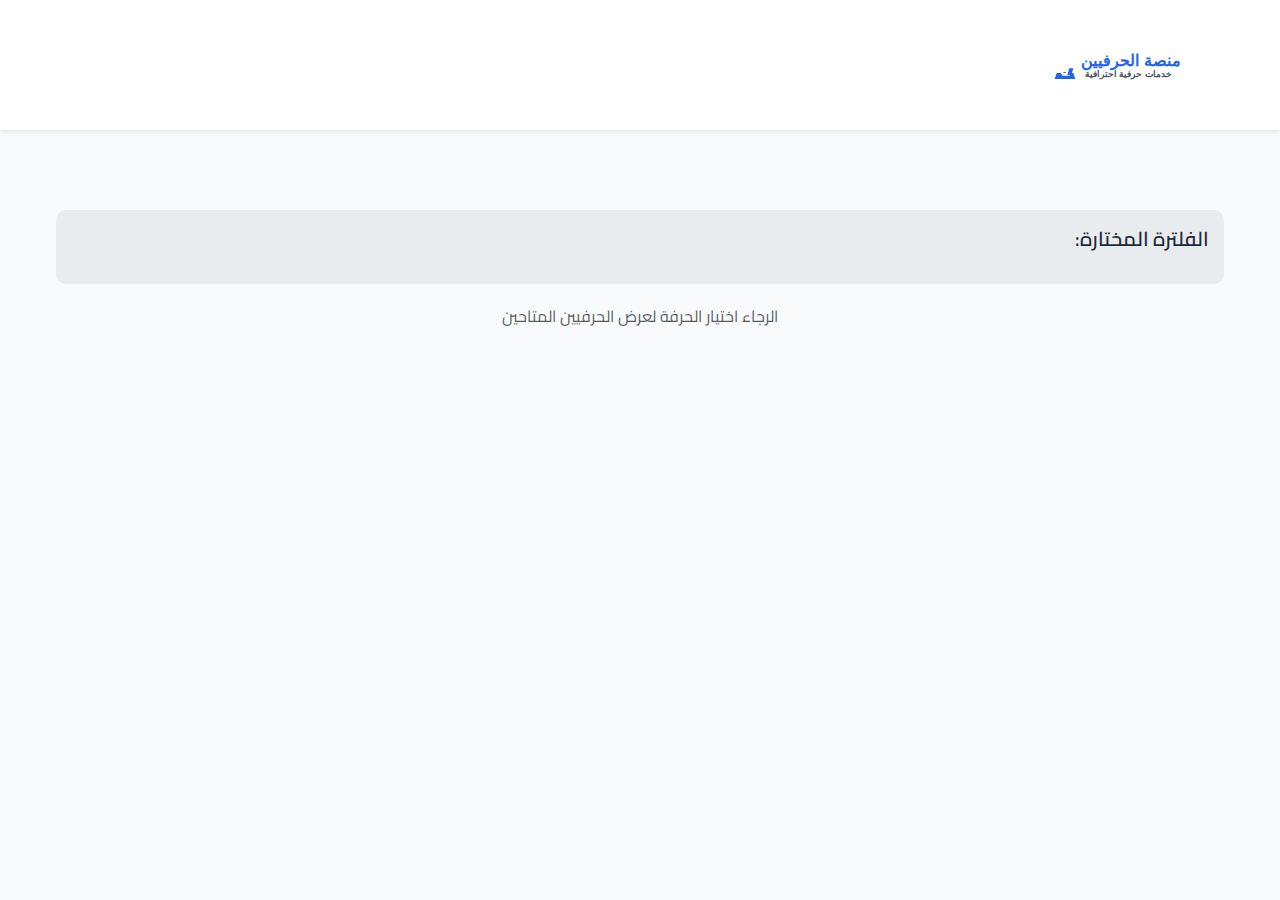
<file: frontend/workers-list.html>
<!DOCTYPE html>
<html lang="ar" dir="rtl">
<head>
  <meta charset="UTF-8">
  <meta name="viewport" content="width=device-width, initial-scale=1.0">
  <title>قائمة الحرفيين - منصة الحرفيين</title>
  <link href="https://cdn.jsdelivr.net/npm/bootstrap@5.3.3/dist/css/bootstrap.min.css" rel="stylesheet">
  <link href="https://fonts.googleapis.com/css2?family=Cairo:wght@400;500;600;700&display=swap" rel="stylesheet">
  <link rel="stylesheet" href="https://cdn.jsdelivr.net/npm/bootstrap-icons@1.11.3/font/bootstrap-icons.min.css">
  <link rel="stylesheet" href="css/styles.css">
  <style>
    .worker-card {
      border-radius: 15px;
      overflow: hidden;
      transition: transform 0.3s ease;
      margin-bottom: 20px;
    }
    .worker-card:hover {
      transform: translateY(-5px);
    }
    .worker-image {
      height: 200px;
      object-fit: cover;
    }
    .rating {
      color: #ffc107;
    }
    .price {
      color: #28a745;
      font-weight: bold;
    }
    .filter-section {
      background-color: #f8f9fa;
      padding: 20px;
      border-radius: 15px;
      margin-bottom: 30px;
    }
    .selected-filters {
      background-color: #e9ecef;
      padding: 15px;
      border-radius: 10px;
      margin-bottom: 20px;
    }
    .filter-badge {
      background-color: #007bff;
      color: white;
      padding: 5px 15px;
      border-radius: 20px;
      margin: 5px;
      display: inline-block;
    }
  </style>
</head>
<body>
  <!-- Navigation -->
  <nav class="navbar navbar-expand-lg navbar-light bg-white shadow-sm">
    <div class="container">
      <a class="navbar-brand" href="index.html">
        <img src="images/logo.svg" alt="منصة الحرفيين" height="40">
      </a>
    </div>
  </nav>

  <!-- Main Content -->
  <div class="container my-5">
    <!-- Selected Filters -->
    <div class="selected-filters">
      <h5 class="mb-3">الفلترة المختارة:</h5>
      <div id="selectedFilters"></div>
    </div>
    
    <div id="workersList" class="row">
      <!-- Workers will be displayed here -->
          </div>
        </div>

  <script src="https://cdn.jsdelivr.net/npm/bootstrap@5.3.3/dist/js/bootstrap.bundle.min.js"></script>
  <script src="js/workers.js"></script>
  <script>
    document.addEventListener('DOMContentLoaded', function() {
      const workersList = document.getElementById('workersList');
      const selectedFilters = document.getElementById('selectedFilters');
      
      // Get URL parameters
      const urlParams = new URLSearchParams(window.location.search);
      const selectedProfession = urlParams.get('profession');
      const selectedBudget = urlParams.get('budget');
      const selectedLocation = urlParams.get('location');

      // Update selected filters display
      function updateSelectedFilters() {
        selectedFilters.innerHTML = '';
        if (selectedProfession) {
          const professionBadge = document.createElement('span');
          professionBadge.className = 'filter-badge';
          professionBadge.innerHTML = `<i class="bi bi-briefcase me-1"></i> ${selectedProfession}`;
          selectedFilters.appendChild(professionBadge);
        }
        if (selectedBudget) {
          const budgetText = getBudgetText(selectedBudget);
          const budgetBadge = document.createElement('span');
          budgetBadge.className = 'filter-badge';
          budgetBadge.innerHTML = `<i class="bi bi-currency-dollar me-1"></i> ${budgetText}`;
          selectedFilters.appendChild(budgetBadge);
        }
        if (selectedLocation && selectedLocation !== 'كل المواقع') {
          const locationBadge = document.createElement('span');
          locationBadge.className = 'filter-badge';
          locationBadge.innerHTML = `<i class="bi bi-geo-alt me-1"></i> ${selectedLocation}`;
          selectedFilters.appendChild(locationBadge);
        }
      }

      // Function to get budget text
      function getBudgetText(budget) {
        switch(budget) {
          case 'low': return 'ميزانية منخفضة (حتى 500 ج.م)';
          case 'medium': return 'ميزانية متوسطة (500 - 1000 ج.م)';
          case 'high': return 'ميزانية عالية (أكثر من 1000 ج.م)';
          default: return '';
        }
      }

      // Function to filter workers by budget
      function filterByBudget(workers, budget) {
        if (!budget) return workers;
        
        return workers.filter(worker => {
          switch(budget) {
            case 'low':
              return worker.price <= 500;
            case 'medium':
              return worker.price > 500 && worker.price <= 1000;
            case 'high':
              return worker.price > 1000;
            default:
              return true;
          }
        });
      }

      // Function to filter workers by location
      function filterByLocation(workers, location) {
        if (!location || location === 'كل المواقع') return workers;
        return workers.filter(worker => worker.location === location);
      }

      // Function to display workers
      function displayWorkers(workers) {
        workersList.innerHTML = '';

        if (workers.length === 0) {
          workersList.innerHTML = `
            <div class="col-12 text-center">
              <div class="alert alert-info">
                <h4>لا يوجد حرفيين متاحين حالياً</h4>
                <p>يرجى المحاولة لاحقاً أو تغيير معايير البحث</p>
          </div>
        </div>
          `;
          return;
        }

        // تحميل قائمة المستخدمين لمعرفة من لديه معرض صور
        const users = JSON.parse(localStorage.getItem('users') || '[]');
        
        workers.forEach(worker => {
          // البحث عن الحرفي في قائمة المستخدمين
          const workerUser = users.find(user => 
            (user.id === ('user_' + worker.id) || user.id === worker.id) && user.role === 'worker'
          );
          
          // التحقق من وجود معرض صور
          const hasGallery = workerUser && workerUser.gallery && workerUser.gallery.length > 0;
          
          // استخدام صورة المستخدم المسجلة إذا كان متاحاً
          let workerImage = worker.image;
          if (worker.isRegisteredUser && workerUser && workerUser.profileImage) {
            workerImage = workerUser.profileImage;
          }
          
          const workerCard = document.createElement('div');
          workerCard.className = 'col-md-6 col-lg-4 mb-4';
          workerCard.innerHTML = `
            <div class="card h-100">
              <img src="${workerImage}" class="card-img-top worker-image" alt="${worker.name}">
              <div class="card-body">
                <div class="d-flex justify-content-between align-items-start">
                  <h5 class="card-title">${worker.name}</h5>
                  ${worker.isRegisteredUser ? '<span class="badge bg-success" title="حرفي مسجل"><i class="bi bi-check-circle"></i> مسجل</span>' : ''}
                  ${hasGallery ? '<span class="badge bg-info" title="يوجد معرض أعمال"><i class="bi bi-images"></i></span>' : ''}
          </div>
                <p class="text-muted">${worker.profession}</p>
                <p class="text-muted small"><i class="bi bi-geo-alt"></i> ${worker.location}</p>
                <div class="d-flex align-items-center mb-2">
                  <span class="text-warning me-1">
                    <i class="bi bi-star-fill"></i>
                  </span>
                  <span class="me-2">${worker.rating}</span>
                  <span class="text-muted">(${worker.reviews} تقييم)</span>
          </div>
                <p class="card-text">${worker.description}</p>
                <div class="d-flex justify-content-between align-items-center">
                  <span class="h5 mb-0">${worker.price} ج.م</span>
                  <a href="booking.html?id=${worker.id}" class="btn btn-primary">
                    <i class="bi bi-calendar-check me-1"></i> حجز موعد
                  </a>
          </div>
        </div>
      </div>
          `;
          workersList.appendChild(workerCard);
        });
      }

      // Initial display
      updateSelectedFilters();
      
      if (selectedProfession) {
        let workers = getWorkersByProfession(selectedProfession);
        workers = filterByBudget(workers, selectedBudget);
        workers = filterByLocation(workers, selectedLocation);
        displayWorkers(workers);
      } else {
        workersList.innerHTML = `
          <div class="col-12 text-center">
            <p class="text-muted">الرجاء اختيار الحرفة لعرض الحرفيين المتاحين</p>
    </div>
        `;
      }

      // Function to handle booking
      window.bookWorker = function(workerId) {
        const worker = getWorkerById(workerId);
        if (worker) {
          localStorage.setItem('selectedWorker', JSON.stringify(worker));
          window.location.href = 'booking.html';
        }
      };
    });
  </script>
</body>
</html>
</file>
<file: frontend/css/styles.css>
:root {
  --primary-color: #2563eb;
  --primary-dark: #1d4ed8;
  --success-color: #16a34a;
  --success-dark: #15803d;
  --background: #f8fafc;
  --text-primary: #1e293b;
  --text-secondary: #64748b;
  --border-color: #e2e8f0;
  --shadow-sm: 0 1px 3px rgba(0,0,0,0.1);
  --shadow-md: 0 4px 6px rgba(0,0,0,0.1);
  --radius-sm: 0.375rem;
  --radius-md: 0.5rem;
}

/* General Styles */
body {
  font-family: 'Cairo', system-ui, -apple-system, sans-serif;
  background-color: var(--background);
  color: var(--text-primary);
  line-height: 1.6;
}

.container {
  max-width: 1200px;
  margin: 0 auto;
  padding: 2rem 1rem;
}

h1, h2, h3, h4, h5, h6 {
  color: var(--text-primary);
  font-weight: 600;
  line-height: 1.4;
}

.btn {
  padding: 0.75rem 1.5rem;
  border-radius: var(--radius-sm);
  font-weight: 500;
  transition: all 0.2s ease;
}

.btn-primary {
  background-color: var(--primary-color);
  border-color: var(--primary-color);
}

.btn-primary:hover {
  background-color: var(--primary-dark);
  border-color: var(--primary-dark);
  transform: translateY(-1px);
}

.btn-success {
  background-color: var(--success-color);
  border-color: var(--success-color);
}

.btn-success:hover {
  background-color: var(--success-dark);
  border-color: var(--success-dark);
  transform: translateY(-1px);
}

.form-control, .form-select {
  border-radius: var(--radius-sm);
  border-color: var(--border-color);
  padding: 0.75rem 1rem;
  text-align: right;
}

.form-control:focus, .form-select:focus {
  border-color: var(--primary-color);
  box-shadow: 0 0 0 2px rgba(37, 99, 235, 0.2);
}

/* Card Styles */
.card {
  background: white;
  border-radius: var(--radius-md);
  border: 1px solid var(--border-color);
  box-shadow: var(--shadow-sm);
  transition: all 0.2s ease;
}

.card:hover {
  box-shadow: var(--shadow-md);
  transform: translateY(-2px);
}

/* Dashboard Specific Styles */
.dashboard-section {
  background: white;
  border-radius: var(--radius-md);
  padding: 1.5rem;
  margin-bottom: 2rem;
  box-shadow: var(--shadow-sm);
}

.worker-card {
  border-radius: var(--radius-md);
  overflow: hidden;
  border: 1px solid var(--border-color);
}

.worker-card img {
  width: 100%;
  height: 200px;
  object-fit: cover;
}

.worker-card .card-body {
  padding: 1.5rem;
}

/* Animation Classes */
.fade-in {
  animation: fadeIn 0.3s ease-in;
}

@keyframes fadeIn {
  from { opacity: 0; transform: translateY(10px); }
  to { opacity: 1; transform: translateY(0); }
}

/* RTL Specific Styles */
.input-group > .input-group-text {
  border-radius: 0 var(--radius-sm) var(--radius-sm) 0;
}

.input-group > .form-control {
  border-radius: var(--radius-sm) 0 0 var(--radius-sm);
}

.input-group > .form-select {
  border-radius: var(--radius-sm) 0 0 var(--radius-sm);
}

/* Responsive Utilities */
@media (max-width: 768px) {
  .container {
    padding: 1rem;
  }
  
  .btn {
    width: 100%;
  }
}

/* User Dashboard Styles */
#professionOptions button, #budgetSection button, #locationSection select {
  padding: 10px 20px;
  font-size: 16px;
}

#resultsSection {
  border-top: 2px solid #ddd;
  padding-top: 20px;
}

#workersList .col-md-4 {
  margin-bottom: 20px;
}

/* Worker Dashboard Styles */
#jobsSection button {
  padding: 12px 20px;
  font-size: 16px;
  margin-bottom: 10px;
}

#jobDetailsSection {
  border-top: 2px solid #ddd;
  padding-top: 20px;
}

#workerProfile p {
  font-size: 18px;
  color: #333;
}
  
/* Payment method logos */
.payment-logo {
  height: 40px;
  width: auto;
  max-width: 100%;
  margin-bottom: 0.5rem;
}

/* Cash icon */
.payment-logo-cash {
  background: url('[data-uri]') no-repeat center center;
  background-size: contain;
}

/* Vodafone Cash logo */
.payment-logo-vodafone {
  background: url('[data-uri]') no-repeat center center;
  background-size: contain;
}

/* InstaPay logo */
.payment-logo-instapay {
  background: url('[data-uri]') no-repeat center center;
  background-size: contain;
}

/* Fawry logo */
.payment-logo-fawry {
  background: url('[data-uri]') no-repeat center center;
  background-size: contain;
}
</file>
